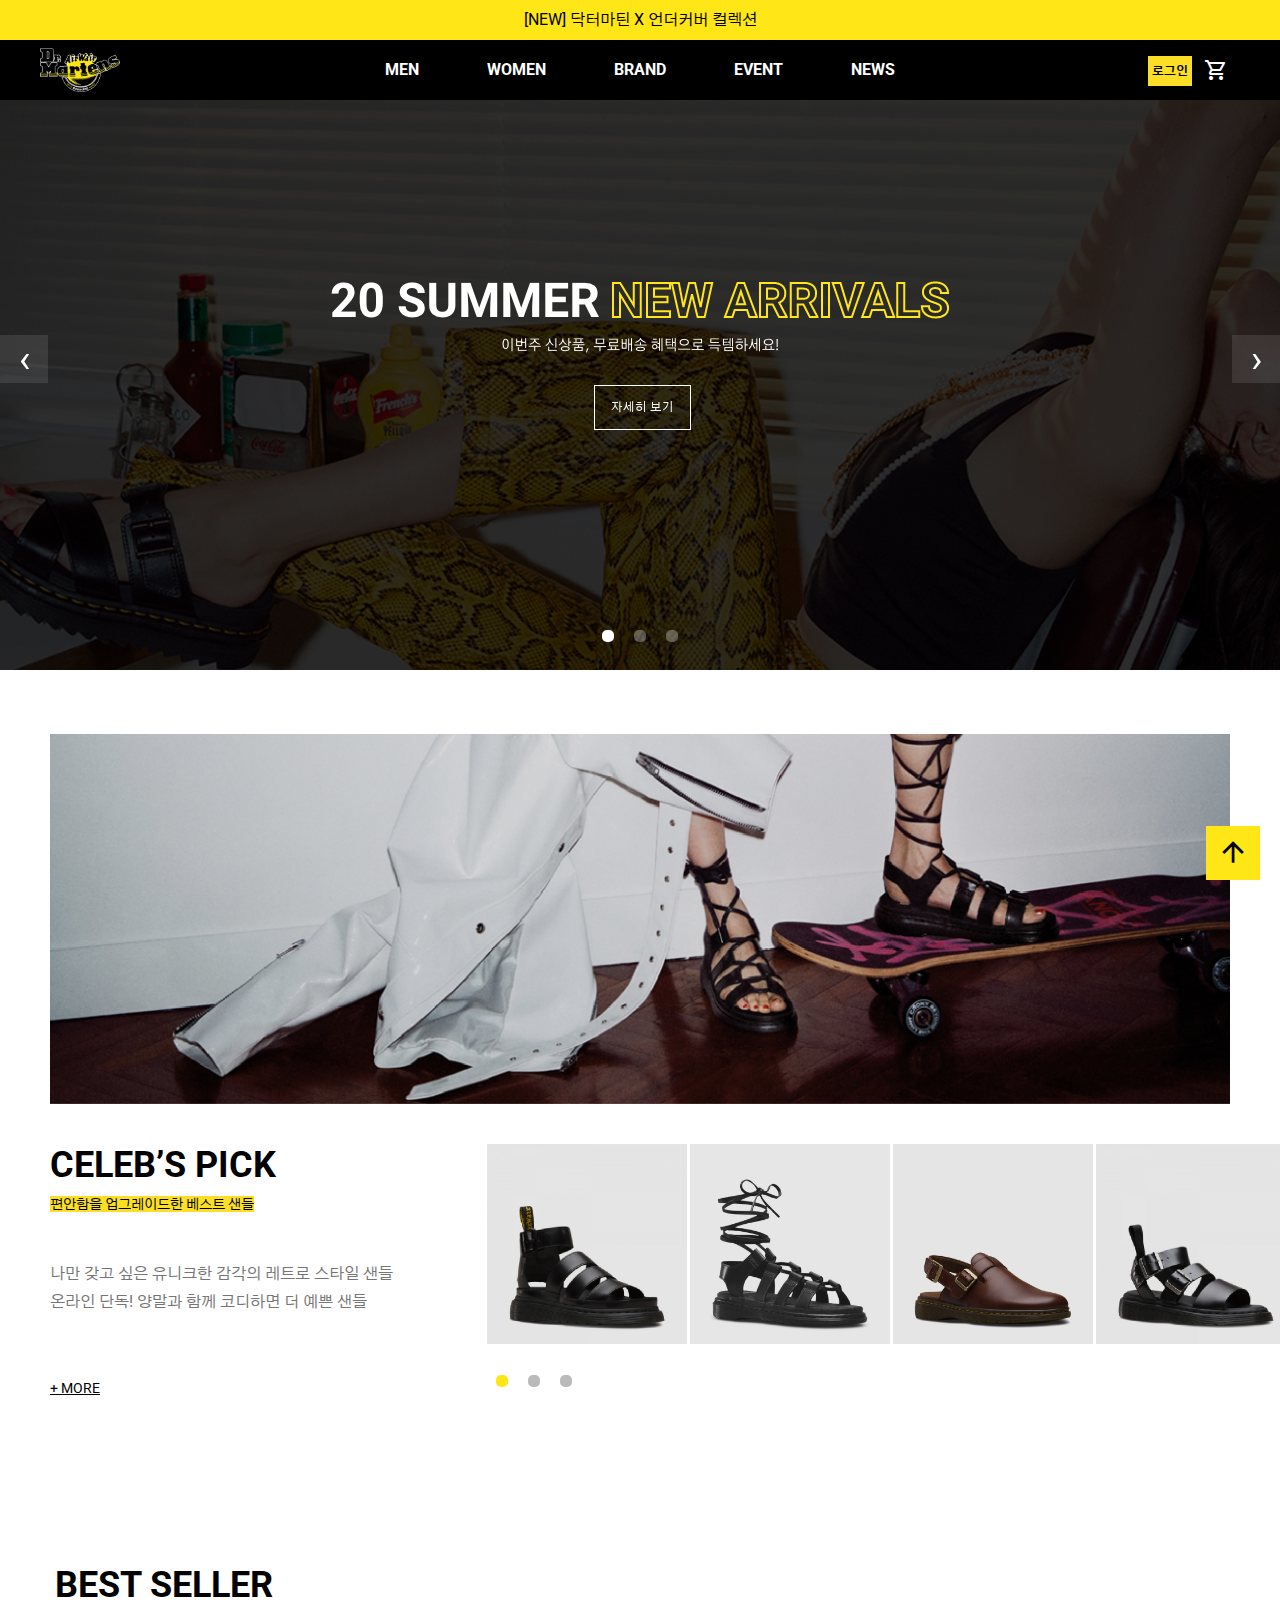
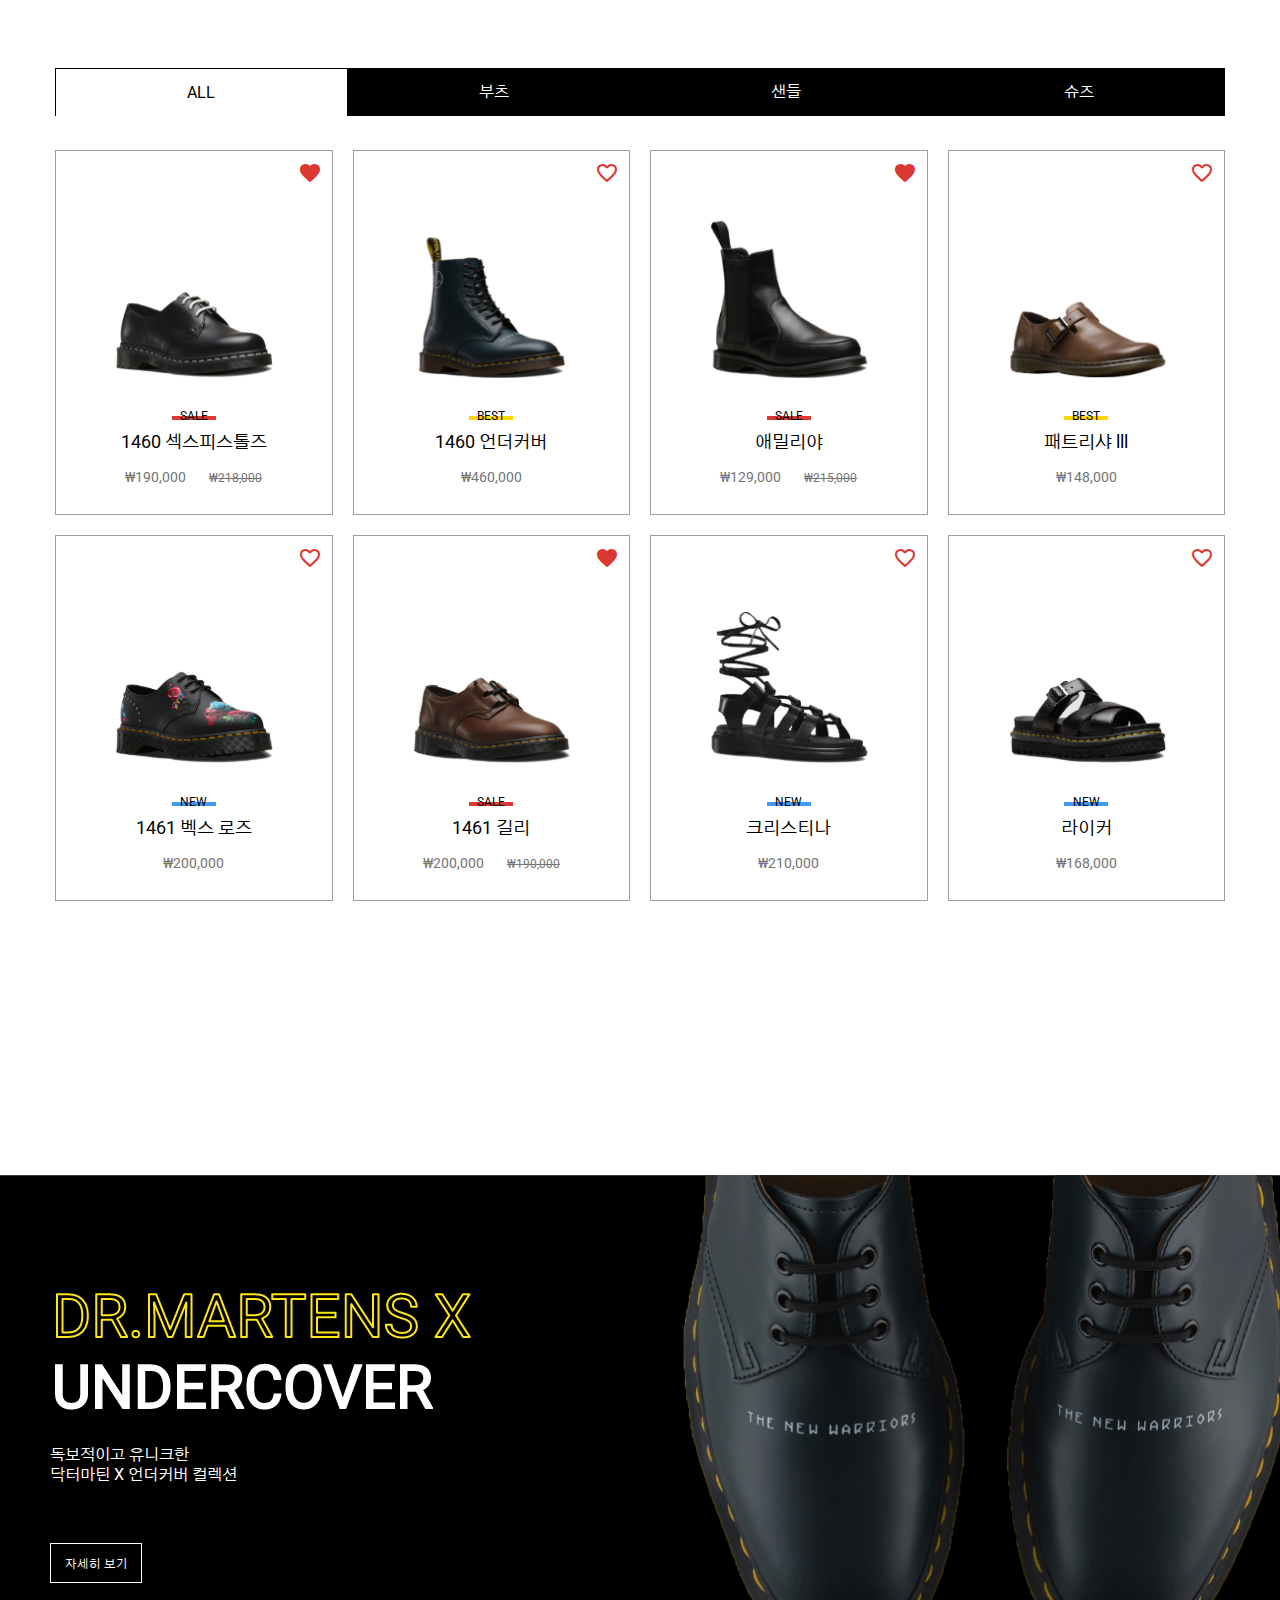
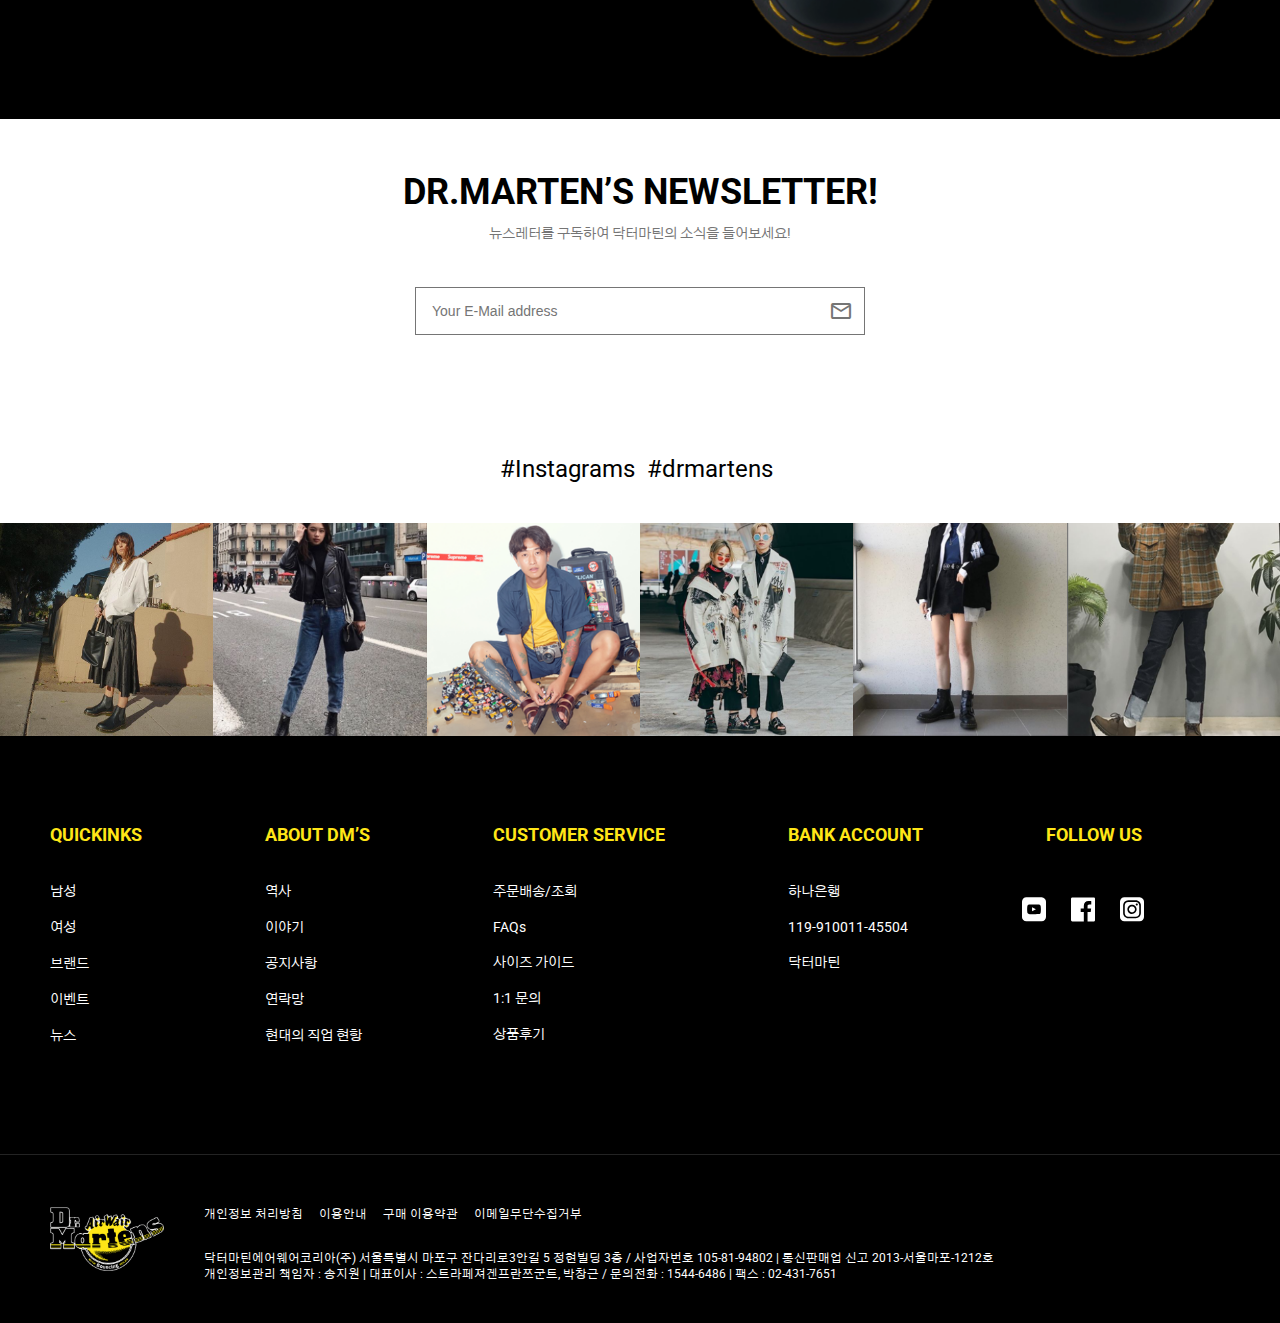
<file: index.html>
<!DOCTYPE html>
<html>
    <head>
        <meta charset="utf-8">
        <!-- Vewport -->
        <meta name="viewport" content="width=device-width,initial-scale=1">
        <!-- Material Icons -->
        <link href="https://fonts.googleapis.com/css?family=Material+Icons|Material+Icons+Outlined|Material+Icons+Two+Tone|Material+Icons+Round|Material+Icons+Sharp" rel="stylesheet">
        <!-- Font -->
        <link href="https://fonts.googleapis.com/css?family=Gothic+A1:400,700|Roboto:400,700&display=swap" rel="stylesheet">
        <!-- owlcarousel.css -->
        <link rel="stylesheet" href="./css/owl.carousel.css">
        <link rel="stylesheet" href="./css/owl.theme.default.css">
        <!-- script -->
        <script src="./js/jquery.js"></script>
        <script src="./js/owl.carousel.min.js"></script>
        <!-- css -->
        <link rel="stylesheet" href="./Drmartens.css">
    </head>
    <script>
        //Mobile nav
        $(function(){
            $(".m__view_headline").click(function(e){
                e.preventDefault();
                $(".side__nav").show(200)
            });
            $(".close__btn"). click(function(){
                $(".side__nav").hide(200)
            });
        });

        //Mobile LoginModal
        $(function(){
            $(".login_btn").click(function(){
                $(".LoginModal__wrap").show();
            });
        });
        $(function(){
            $(".LoginModal__close__btn").click(function(){
                $(".LoginModal__wrap").css("display", "none");
            });
        });
        
        //desktop LoginModal
        $(function(){
            $(".nav__list2").click(function(){
                $(".LoginModal__wrap").show();
            });
        });
        $(function(){
            $(".LoginModal__close__btn").click(function(){
                $(".LoginModal__wrap").css("display", "none");
            });
        });
        
        //Mobile nav Accordion
        $(function(){
            $(".side__nav--list").click(function(){
                $(this).next("div").slideToggle();
                $(this).next().siblings(".side__nav--content").slideUp();
            })
        })
        
        //Banner Slide
        $(function(){
            $('.banner .owl-carousel').owlCarousel({
                loop:true,
                autoplay:true,
                autoplayTimeout:5000,
                margin:0,
                nav:true,
                responsive:{
                    0:{
                        items:1
                    },
                    600:{
                        items:1
                    },
                    1000:{
                        items:1
                    }
                }

            })
        });
        
        //Celeb Slide
        $(function(){
            $('.celeb .owl-carousel').owlCarousel({
                loop:true,
                autoplay:true,
                autoplayTimeout:5000,
                nav:true,
                responsive:{
                    0:{
                        items:2.5,
                        margin:20,
                    },
                    600:{
                        items:2.5,
                        margin:20,
                    },
                    1000:{
                        items:4.5,
                        margin:120,
                    }
                    
                }

            })
        });
        
        //베스트셀러 탭 메뉴
        
        $(".best__items").eq(0).show();
        $(function(){
            $(".best__btn--item").click(function(e){
                e.preventDefault();
                var targer = $(this);
                var index = targer.index();
                $(".best__btn--item").removeClass("active");
                targer.addClass("active");
                $(".best__items").css("display","none");
                $(".best__items").eq(index).css("display","block");
            })
        });
        
        //Footer Accordion
        $(function(){
            $(".footer__nav--list").click(function(){
                $(this).next("div").slideToggle();
                $(this).next().siblings(".footer__list--contents").slideUp();
            })
        })
        
        //상위 이동 
        $(function(){
            $(".topBtn").click(function(){
                $("html,body").animate({
                    scrollTop : 0
                }, 500)
            })
            
            $(window).scroll(function(e){
                if($(this).scrollTop() == 0) {
                    $(".topBtn").fadeOut();
                }
                else {
                    $(".topBtn").fadeIn();
                }  
            })
        })
    </script>
    <body>
        <!-- LoginModal -->
        <div class="LoginModal__wrap">
            <div class="LoginModal">
                <div class="LoginModal__close__btn">
                    <i class="material-icons">clear</i>
                </div>
                <div class="Login_top">
                    <h3 class="Login_text">로그인</h3>
                    <input type="text" placeholder="아이디" class="Login_id">
                    <input type="text" placeholder="비밀번호" class="Login_pw">
                    <label>
                        <input type="checkbox" class="Login_ck">
                        <span class="Login_remember">아이디 자동저장</span>
                        <span class="Login_find">아이디/비밀번호찾기</span>
                        <input type="text" value="로그인" class="Login_form_btn">
                    </label>
                </div>
                <div class="Login_bottom">
                    <h3 class="Login_text">비회원 주문조회</h3>
                    <input type="text" placeholder="주문번호" class="Login_id">
                    <input type="text" placeholder="이메일" class="Login_pw">
                    <label>
                        <input type="text" value="비회원 주문조회" class="Login_form_btn">
                    </label>
                </div>
            </div>
        </div>
        <!-- Mobile Header -->
        <div class="scrolltop">
            <button class="topBtn">
                <span class="material-icons">arrow_upward</span>
            </button>
        </div>
        <header class="mobile__header">
            <div class="m__header--top">
                <p class="m__top--text">[NEW] 닥터마틴 X 언더커버 컬렉션</p>
            </div>
            <div class="m__header--bottom">
                <a href="" class="m__view_headline">
                    <i class="material-icons">view_headline</i>   
                </a>
                <a href="./index.html" class="m__header--logo">
                    <img src="./DRimg/logo1.png" alt="" class="m__logo">
                </a>
                <span class="login_btn">로그인</span>
                <a href="#" class="m__shopping_cart">
                    <i class="material-icons-outlined">shopping_cart</i>
                </a>
            </div> 
        </header>
        <div class="side__nav">
            <div class="side__nav--list2">
                <div class="side__nav--list--person">
                    <i class="material-icons">person_outline</i>
                </div>
                <p class="side__nav--icon--font">매장찾기</p>
                <div class="close__btn">
                    <i class="material-icons">clear</i>
                </div>
            </div>
            <div class="side__nav--list">
                <p class="side__nav--font">MEN</p>
                <div class="side__nav--list--icon">
                    <i class="material-icons">navigate_next</i>
                </div>
            </div>
            <div class="side__nav--content" style="display: none">
                <a href="./Drmartens_list.html"><p>전체상품</p></a>
                <a href="./Drmartens_list.html"><p>신발</p></a>
                <a href="./Drmartens_list.html"><p>의류</p></a>
                <a href="./Drmartens_list.html"><p>악세사리</p></a>
            </div>
            <div class="side__nav--list">
                <p class="side__nav--font">WOMEN</p>
                <div class="side__nav--list--icon">
                    <i class="material-icons">navigate_next</i>
                </div>
            </div>
            <div class="side__nav--content" style="display: none">
                <a href="./Drmartens_list.html"><p>전체상품</p></a>
                <a href="./Drmartens_list.html"><p>신발</p></a>
                <a href="./Drmartens_list.html"><p>의류</p></a>
                <a href="./Drmartens_list.html"><p>악세서리</p></a>
            </div>
            <div class="side__nav--list">
                <p class="side__nav--font">BRAND</p>
                <div class="side__nav--list--icon">
                    <i class="material-icons">navigate_next</i>
            </div>
            </div>
            <div class="side__nav--content" style="display: none">
                <a href="./Drmartens_list.html"><p>전체상품</p></a>
                <a href="./Drmartens_list.html"><p>닥터마틴 X 언더커버</p></a>
                <a href="./Drmartens_list.html"><p>닥터마틴 X 베이프</p></a>
                <a href="./Drmartens_list.html"><p>닥터마틴 X 마크 제이콥스</p></a>
            </div>
            <div class="side__nav--list">
                <p class="side__nav--font">EVENT</p>
                <div class="side__nav--list--icon">
                    <i class="material-icons">navigate_next</i>
                </div>
            </div>
            <div class="side__nav--content" style="display: none">
                <a href="./Drmartens_list.html"><p>EVENT</p></a>
            </div>
            <div class="side__nav--list">
                <p class="side__nav--font">NEWS</p>
                <div class="side__nav--list--icon">
                    <i class="material-icons">navigate_next</i>
                </div>
            </div>
            <div class="side__nav--content" style="display: none">
                <a href="./Drmartens_list.html"><p>NEWS</p></a>
            </div>
            <div class="side__nav--list2">
                <p class="side__nav--font">검색</p>
                <div class="side__nav--list--icon">
                    <i class="material-icons">search</i>
                </div>
            </div>
            <div class="side__nav--list2">
                <p class="side__nav--font">FAQ</p>
            </div>
            <div class="side__nav--list2">
                <p class="side__nav--font">고객지원센터</p>
            </div>
            <div class="side__nav--list2">
                <p class="side__nav--font">매장찾기</p>
            </div>
        </div>
        
        <!-- Desktop Header -->
        <header class="header">
            <div class="header__top">
                <a href="#" class="header__top--text">[NEW] 닥터마틴 X 언더커버 컬렉션</a>
            </div>
            <div class="header__bottom">
                <a href="./index.html" class="header__bottom--logo">
                    <img src="./DRimg/logo1.png" alt="" class="bottom__logo--img">
                </a>
                <ul class="nav__main">
                    <li class="nav__list"><a href="./Drmartens_list.html" class="nav__list--btn">MEN</a></li>
                    <li class="nav__list"><a href="./Drmartens_list.html" class="nav__list--btn">WOMEN</a></li>
                    <li class="nav__list"><a href="./Drmartens_list.html" class="nav__list--btn">BRAND</a></li>
                    <li class="nav__list"><a href="./Drmartens_list.html" class="nav__list--btn">EVENT</a></li>
                    <li class="nav__list"><a href="./Drmartens_list.html" class="nav__list--btn">NEWS</a></li>
                </ul>
                <ul class="nav__sub">
                    <!-- <li class="nav__list2"><a href="#" class="nav__list--slash">한국어</a></li>
                    <li class="nav__list2"><a href="#" class="nav__list--slash">매장찾기</a></li> -->
                    <li class="nav__list2"><a href="#">로그인</a></li>
                    <a href="#" class="d__search">
                        <i class="material-icons-outlined">shopping_cart</i>
                    </a>
                </ul>
            </div>
        </header>
        
        <!-- Banner -->  
        <div class="banner">
            <div class="owl-carousel">
                <div class="item" style="background-image: url(DRimg/banner1.png);">
                    <div class="banner__link"></div>
                </div>
                <div class="item" style="background-image: url(DRimg/banner2.png);">
                    <div class="banner__link"></div>
                </div>
                <div class="item" style="background-image: url(DRimg/banner3.png);">
                    <div class="banner__link"></div>
                </div>
            </div>
            <div class="banner__texts">
                <div class="banner__text">
                    <img src="./DRimg/banner_text_m.png" alt="" class="banner__text--m">
                    <img src="./DRimg/banner_text_d.png" alt="" class="banner__text--d">
                </div>
                <div class="banner__btn">
                    <a href="" class="banner__btn--text">자세히 보기</a>
                </div>
            </div>
        </div>
        
        <!-- Celeb -->
        <section class="celeb">
            <div class="celeb__top">
                <a href="./Drmartens_list.html">
                    <div class="celeb__banner"></div>
                </a>
            </div>
            <div class="celeb__bottom--wrap">
                <div class="celeb__bottom">
                    <div class="celeb__text--wrap">
                        <div class="celeb__text">
                            <h2 class="title__text">CELEB’S PICK</h2>
                            <div class="sub__text--wrap">
                                <p class="sub__text">편안함을 업그레이드한 베스트 샌들</p>
                            </div>
                            <p class="more__c">더보기</p>
                            <p class="content__text">
                                나만 갖고 싶은 유니크한 감각의 레트로 스타일 샌들
                                온라인 단독! 양말과 함께 코디하면 더 예쁜 샌들
                            </p>
                            <a href="" class="more__btn"> + MORE</a>
                        </div>
                    </div>
                    <div class="celeb__img--wrap">
                        <div class="owl-carousel">
                            <div class="item">
                                <a href="./Drmartens_detail.html" class="best__item--link">
                                    <img src="./DRimg/sub_banner1.png" alt="" class="celeb__img--item">
                                </a>
                            </div>
                            <div class="item">
                                <a href="./Drmartens_detail.html" class="best__item--link">
                                    <img src="./DRimg/sub_banner2.png" alt="" class="celeb__img--item">
                                </a>
                            </div>
                            <div class="item">
                                <a href="./Drmartens_detail.html" class="best__item--link">
                                    <img src="./DRimg/sub_banner3.png" alt="" class="celeb__img--item">
                                </a>
                            </div>
                            <div class="item">
                                <a href="./Drmartens_detail.html" class="best__item--link">
                                    <img src="./DRimg/sub_banner4.png" alt="" class="celeb__img--item">
                                </a>
                            </div>
                            <div class="item">
                                <a href="./Drmartens_detail.html" class="best__item--link">
                                    <img src="./DRimg/sub_banner5.png" alt="" class="celeb__img--item">
                                </a>
                            </div>
                            <div class="item">
                                <a href="./Drmartens_detail.html" class="best__item--link">
                                    <img src="./DRimg/sub_banner1.png" alt="" class="celeb__img--item">
                                </a>
                            </div>
                            <div class="item">
                                <a href="./Drmartens_detail.html" class="best__item--link">
                                    <img src="./DRimg/sub_banner2.png" alt="" class="celeb__img--item">
                                </a>
                            </div>
                            <div class="item">
                                <a href="./Drmartens_detail.html" class="best__item--link">
                                    <img src="./DRimg/sub_banner3.png" alt="" class="celeb__img--item">
                                </a>
                            </div>
                            <div class="item">
                                <a href="./Drmartens_detail.html" class="best__item--link">
                                    <img src="./DRimg/sub_banner4.png" alt="" class="celeb__img--item">
                                </a>
                            </div>
                            <div class="item">
                                <a href="./Drmartens_detail.html" class="best__item--link">
                                    <img src="./DRimg/sub_banner5.png" alt="" class="celeb__img--item">
                                </a>
                            </div>
                            <div class="item">
                                <a href="./Drmartens_detail.html" class="best__item--link">
                                    <img src="./DRimg/sub_banner1.png" alt="" class="celeb__img--item">
                                </a>
                            </div>
                            <div class="item">
                                <a href="./Drmartens_detail.html" class="best__item--link">
                                    <img src="./DRimg/sub_banner2.png" alt="" class="celeb__img--item">
                                </a>
                            </div>
                        </div>
                    </div>
                </div>
            </div>
        </section>
        
        
        <!-- Best Seller-->
        <section class="bestseller__wrap">
            <div class="bestseller">
                <h2 class="best__title--text">
                    BEST SELLER
                </h2>
                <a href="" class="more__b">더보기</a>
                <ul class="best__btn">
                    <li class="best__btn--item active">
                        <a href=""><span class="best__btn--item--text">ALL</span></a>
                    </li>
                    <li class="best__btn--item">
                        <a href=""><span class="best__btn--item--text">부츠</span></a>
                    </li>
                    <li class="best__btn--item">
                        <a href=""><span class="best__btn--item--text">샌들</span></a>
                    </li>
                    <li class="best__btn--item">
                        <a href=""><span class="best__btn--item--text">슈즈</span></a>
                    </li>
                </ul>
            </div>
                <ul class="best__items best--active__items">
                    <li class="best__item--list">
                        <div class="best__item--group">
                            <a href="./Drmartens_detail.html" class="best__item--link">
                                <img src="./DRimg/best_item1.png" alt="">
                                <div class="best__item--texts">
                                    <div class="item__top--warp">
                                        <p class="item__top--text">SALE</p>
                                        <p class="item__top--bar--s"></p>
                                    </div>
                                    <p class="item__title--text">1460 섹스피스톨즈</p>
                                    <div class="prices">
                                        <span class="best__price">₩190,000 </span>
                                        <span class="best__sale--price">₩218,000 </span>
                                    </div>
                                    <i class="material-icons">favorite</i>
                                </div>
                            </a>
                        </div>   
                    </li>
                    <li class="best__item--list">
                        <div class="best__item--group">
                            <a href="./Drmartens_detail.html" class="best__item--link">
                                <img src="./DRimg/best_item2.png" alt="">
                                <div class="best__item--texts">
                                    <div class="item__top--warp">
                                        <p class="item__top--text">BEST</p>
                                        <p class="item__top--bar--b"></p>
                                    </div>
                                    <p class="item__title--text">1460 언더커버</p>
                                    <div class="prices">
                                        <span class="best__price">₩460,000 </span>
                                    </div>
                                    <i class="material-icons">favorite_border</i>
                                </div>
                            </a>
                        </div>   
                    </li>
                    <li class="best__item--list">
                        <div class="best__item--group">
                            <a href="./Drmartens_detail.html" class="best__item--link">
                                <img src="./DRimg/best_item3.png" alt="">
                                <div class="best__item--texts">
                                    <div class="item__top--warp">
                                        <p class="item__top--text">SALE</p>
                                        <p class="item__top--bar--s"></p>
                                    </div>
                                    <p class="item__title--text">애밀리야</p>
                                    <div class="prices">
                                        <span class="best__price">₩129,000 </span>
                                        <span class="best__sale--price">₩215,000 </span>
                                    </div>
                                    <i class="material-icons">favorite</i>
                                </div>
                            </a>
                        </div>   
                    </li>
                    <li class="best__item--list">
                        <div class="best__item--group">
                            <a href="./Drmartens_detail.html" class="best__item--link">
                                <img src="./DRimg/best_item4.png" alt="">
                                <div class="best__item--texts">
                                    <div class="item__top--warp">
                                        <p class="item__top--text">BEST</p>
                                        <p class="item__top--bar--b"></p>
                                    </div>
                                    <p class="item__title--text">패트리샤 lll</p>
                                    <div class="prices">
                                        <span class="best__price">₩148,000 </span>
                                    </div>
                                    <i class="material-icons">favorite_border</i>
                                </div>
                            </a>
                        </div>   
                    </li>
                    <li class="best__item--list">
                        <div class="best__item--group">
                            <a href="./Drmartens_detail.html" class="best__item--link">
                                <img src="./DRimg/best_item5.png" alt="">
                                <div class="best__item--texts">
                                    <div class="item__top--warp">
                                        <p class="item__top--text">NEW</p>
                                        <p class="item__top--bar--n"></p>
                                    </div>
                                    <p class="item__title--text">1461 벡스 로즈</p>
                                    <div class="prices">
                                        <span class="best__price">₩200,000 </span>
                                    </div>
                                    <i class="material-icons">favorite_border</i>
                                </div>
                            </a>
                        </div>   
                    </li>
                    <li class="best__item--list">
                        <div class="best__item--group">
                            <a href="./Drmartens_detail.html" class="best__item--link">
                                <img src="./DRimg/best_item6.png" alt="">
                                <div class="best__item--texts">
                                    <div class="item__top--warp">
                                        <p class="item__top--text">SALE</p>
                                        <p class="item__top--bar--s"></p>
                                    </div>
                                    <p class="item__title--text">1461 길리</p>
                                    <div class="prices">
                                        <span class="best__price">₩200,000 </span>
                                        <span class="best__sale--price">₩190,000 </span>
                                    </div>
                                    <i class="material-icons">favorite</i>
                                </div>
                            </a>
                        </div>   
                    </li>
                    <li class="best__item--list">
                        <div class="best__item--group">
                            <a href="./Drmartens_detail.html" class="best__item--link">
                                <img src="./DRimg/best_item7.png" alt="">
                                <div class="best__item--texts">
                                    <div class="item__top--warp">
                                        <p class="item__top--text">NEW</p>
                                        <p class="item__top--bar--n"></p>
                                    </div>
                                    <p class="item__title--text">크리스티나</p>
                                    <div class="prices">
                                        <span class="best__price">₩210,000 </span>
                                    </div>
                                    <i class="material-icons">favorite_border</i>
                                </div>
                            </a>
                        </div>   
                    </li>
                    <li class="best__item--list">
                        <div class="best__item--group">
                            <a href="./Drmartens_detail.html" class="best__item--link">
                                <img src="./DRimg/best_item8.png" alt="">
                                <div class="best__item--texts">
                                    <div class="item__top--warp">
                                        <p class="item__top--text">NEW</p>
                                        <p class="item__top--bar--n"></p>
                                    </div>
                                    <p class="item__title--text">라이커</p>
                                    <div class="prices">
                                        <span class="best__price">₩168,000 </span>
                                    </div>
                                    <i class="material-icons">favorite_border</i>
                                </div>
                            </a>
                        </div>   
                    </li>
                </ul>
                <ul class="best__items">
                    <li class="best__item--list">
                        <div class="best__item--group">
                            <a href="./Drmartens_detail.html" class="best__item--link">
                                <img src="./DRimg/best_item15.png" alt="">
                                <div class="best__item--texts">
                                    <div class="item__top--warp">
                                        <p class="item__top--text">NEW</p>
                                        <p class="item__top--bar--n"></p>
                                    </div>
                                    <p class="item__title--text">원콕스</p>
                                    <div class="prices">
                                        <span class="best__price">₩240,000 </span>
                                    </div>
                                    <i class="material-icons">favorite</i>
                                </div>
                            </a>
                        </div>   
                    </li>
                    <li class="best__item--list">
                        <div class="best__item--group">
                            <a href="./Drmartens_detail.html" class="best__item--link">
                                <img src="./DRimg/best_item2.png" alt="">
                                <div class="best__item--texts">
                                    <div class="item__top--warp">
                                        <p class="item__top--text">BEST</p>
                                        <p class="item__top--bar--b"></p>
                                    </div>
                                    <p class="item__title--text">1460 언더커버</p>
                                    <div class="prices">
                                        <span class="best__price">₩460,000 </span>
                                    </div>
                                    <i class="material-icons">favorite_border</i>
                                </div>
                            </a>
                        </div>   
                    </li>
                    <li class="best__item--list">
                        <div class="best__item--group">
                            <a href="./Drmartens_detail.html" class="best__item--link">
                                <img src="./DRimg/best_item3.png" alt="">
                                <div class="best__item--texts">
                                    <div class="item__top--warp">
                                        <p class="item__top--text">SALE</p>
                                        <p class="item__top--bar--s"></p>
                                    </div>
                                    <p class="item__title--text">애밀리야</p>
                                    <div class="prices">
                                        <span class="best__price">₩129,000 </span>
                                        <span class="best__sale--price">₩215,000 </span>
                                    </div>
                                    <i class="material-icons">favorite</i>
                                </div>
                            </a>
                        </div>   
                    </li>
                    <li class="best__item--list">
                        <div class="best__item--group">
                            <a href="./Drmartens_detail.html" class="best__item--link">
                                <img src="./DRimg/best_item16.png" alt="">
                                <div class="best__item--texts">
                                    <div class="item__top--warp">
                                        <p class="item__top--text">NEW</p>
                                        <p class="item__top--bar--n"></p>
                                    </div>
                                    <p class="item__title--text">플로라</p>
                                    <div class="prices">
                                        <span class="best__price">₩180,000 </span>
                                    </div>
                                    <i class="material-icons">favorite</i>
                                </div>
                            </a>
                        </div>   
                    </li>
                    <li class="best__item--list">
                        <div class="best__item--group">
                            <a href="./Drmartens_detail.html" class="best__item--link">
                                <img src="./DRimg/best_item17.png" alt="">
                                <div class="best__item--texts">
                                    <div class="item__top--warp">
                                        <p class="item__top--text">NEW</p>
                                        <p class="item__top--bar--n"></p>
                                    </div>
                                    <p class="item__title--text">2976 첼시 스무스</p>
                                    <div class="prices">
                                        <span class="best__price">₩240,000 </span>
                                    </div>
                                    <i class="material-icons">favorite</i>
                                </div>
                            </a>
                        </div>   
                    </li>
                    <li class="best__item--list">
                        <div class="best__item--group">
                            <a href="./Drmartens_detail.html" class="best__item--link">
                                <img src="./DRimg/best_item18.png" alt="">
                                <div class="best__item--texts">
                                    <div class="item__top--warp">
                                        <p class="item__top--text">BEST</p>
                                        <p class="item__top--bar--b"></p>
                                    </div>
                                    <p class="item__title--text">1490 버지니아</p>
                                    <div class="prices">
                                        <span class="best__price">₩240,000 </span>
                                    </div>
                                    <i class="material-icons">favorite</i>
                                </div>
                            </a>
                        </div>   
                    </li>
                    <li class="best__item--list">
                        <div class="best__item--group">
                            <a href="./Drmartens_detail.html" class="best__item--link">
                                <img src="./DRimg/best_item19.png" alt="">
                                <div class="best__item--texts">
                                    <div class="item__top--warp">
                                        <p class="item__top--text">SALE</p>
                                        <p class="item__top--bar--s"></p>
                                    </div>
                                    <p class="item__title--text">2976 모노</p>
                                    <div class="prices">
                                        <span class="best__price">₩240,000 </span>
                                        <span class="best__sale--price">₩215,000 </span>
                                    </div>
                                    <i class="material-icons">favorite_border</i>
                                </div>
                            </a>
                        </div>   
                    </li>
                    <li class="best__item--list">
                        <div class="best__item--group">
                            <a href="./Drmartens_detail.html" class="best__item--link">
                                <img src="./DRimg/best_item20.png" alt="">
                                <div class="best__item--texts">
                                    <div class="item__top--warp">
                                        <p class="item__top--text">SALE</p>
                                        <p class="item__top--bar--s"></p>
                                    </div>
                                    <p class="item__title--text">1460 모노</p>
                                    <div class="prices">
                                        <span class="best__price">₩210,000 </span>
                                        <span class="best__sale--price">₩195,000 </span>
                                    </div>
                                    <i class="material-icons">favorite_border</i>
                                </div>
                            </a>
                        </div>   
                    </li>
                </ul>
                <ul class="best__items">
                    <li class="best__item--list">
                        <div class="best__item--group">
                            <a href="./Drmartens_detail.html" class="best__item--link">
                                <img src="./DRimg/best_item13.png" alt="">
                                <div class="best__item--texts">
                                    <div class="item__top--warp">
                                        <p class="item__top--text">NEW</p>
                                        <p class="item__top--bar--n"></p>
                                    </div>
                                    <p class="item__title--text">크리스티나</p>
                                    <div class="prices">
                                        <span class="best__price">₩210,000 </span>
                                    </div>
                                    <i class="material-icons">favorite_border</i>
                                </div>
                            </a>
                        </div>   
                    </li>
                    <li class="best__item--list">
                        <div class="best__item--group">
                            <a href="./Drmartens_detail.html" class="best__item--link">
                                <img src="./DRimg/best_item14.png" alt="">
                                <div class="best__item--texts">
                                    <div class="item__top--warp">
                                        <p class="item__top--text">NEW</p>
                                        <p class="item__top--bar--n"></p>
                                    </div>
                                    <p class="item__title--text">라이커</p>
                                    <div class="prices">
                                        <span class="best__price">₩168,000 </span>
                                    </div>
                                    <i class="material-icons">favorite_border</i>
                                </div>
                            </a>
                        </div>   
                    </li>
                    <li class="best__item--list">
                        <div class="best__item--group">
                            <a href="./Drmartens_detail.html" class="best__item--link">
                                <img src="./DRimg/best_item9.png" alt="">
                                <div class="best__item--texts">
                                    <div class="item__top--warp">
                                        <p class="item__top--text">NEW</p>
                                        <p class="item__top--bar--n"></p>
                                    </div>
                                    <p class="item__title--text">브레드필드</p>
                                    <div class="prices">
                                        <span class="best__price">₩180,000 </span>
                                    </div>
                                    <i class="material-icons">favorite</i>
                                </div>
                            </a>
                        </div>   
                    </li>
                    <li class="best__item--list">
                        <div class="best__item--group">
                            <a href="./Drmartens_detail.html" class="best__item--link">
                                <img src="./DRimg/best_item10.png" alt="">
                                <div class="best__item--texts">
                                    <div class="item__top--warp">
                                        <p class="item__top--text">NEW</p>
                                        <p class="item__top--bar--n"></p>
                                    </div>
                                    <p class="item__title--text">마일즈l</p>
                                    <div class="prices">
                                        <span class="best__price">₩170,000 </span>
                                    </div>
                                    <i class="material-icons">favorite_border</i>
                                </div>
                            </a>
                        </div>   
                    </li>
                    <li class="best__item--list">
                        <div class="best__item--group">
                            <a href="./Drmartens_detail.html" class="best__item--link">
                                <img src="./DRimg/best_item11.png" alt="">
                                <div class="best__item--texts">
                                    <div class="item__top--warp">
                                        <p class="item__top--text">NEW</p>
                                        <p class="item__top--bar--n"></p>
                                    </div>
                                    <p class="item__title--text">플치</p>
                                    <div class="prices">
                                        <span class="best__price">₩79,000 </span>
                                    </div>
                                    <i class="material-icons">favorite</i>
                                </div>
                            </a>
                        </div>   
                    </li>
                    <li class="best__item--list">
                        <div class="best__item--group">
                            <a href="./Drmartens_detail.html" class="best__item--link">
                                <img src="./DRimg/best_item12.png" alt="">
                                <div class="best__item--texts">
                                    <div class="item__top--warp">
                                        <p class="item__top--text">SALE</p>
                                        <p class="item__top--bar--s"></p>
                                    </div>
                                    <p class="item__title--text">클라리사 II</p>
                                    <div class="prices">
                                        <span class="best__price">₩170,000 </span>
                                        <span class="best__sale--price">₩150,000 </span>
                                    </div>
                                    <i class="material-icons">favorite</i>
                                </div>
                            </a>
                        </div>   
                    </li>
                    <li class="best__item--list">
                        <div class="best__item--group">
                            <a href="./Drmartens_detail.html" class="best__item--link">
                                <img src="./DRimg/best_item13.png" alt="">
                                <div class="best__item--texts">
                                    <div class="item__top--warp">
                                        <p class="item__top--text">NEW</p>
                                        <p class="item__top--bar--n"></p>
                                    </div>
                                    <p class="item__title--text">그리폰</p>
                                    <div class="prices">
                                        <span class="best__price">₩190,000 </span>
                                    </div>
                                    <i class="material-icons">favorite</i>
                                </div>
                            </a>
                        </div>   
                    </li>
                    <li class="best__item--list">
                        <div class="best__item--group">
                            <a href="./Drmartens_detail.html" class="best__item--link">
                                <img src="./DRimg/best_item14.png" alt="">
                                <div class="best__item--texts">
                                    <div class="item__top--warp">
                                        <p class="item__top--text">best</p>
                                        <p class="item__top--bar--b"></p>
                                    </div>
                                    <p class="item__title--text">솔로몬</p>
                                    <div class="prices">
                                        <span class="best__price">₩190,000 </span>
                                    </div>
                                    <i class="material-icons">favorite_border</i>
                                </div>
                            </a>
                        </div>   
                    </li>
                </ul>
                <ul class="best__items">
                    <li class="best__item--list">
                        <div class="best__item--group">
                            <a href="./Drmartens_detail.html" class="best__item--link">
                                <img src="./DRimg/best_item1.png" alt="">
                                <div class="best__item--texts">
                                    <div class="item__top--warp">
                                        <p class="item__top--text">SALE</p>
                                        <p class="item__top--bar--s"></p>
                                    </div>
                                    <p class="item__title--text">1460 섹스피스톨즈</p>
                                    <div class="prices">
                                        <span class="best__price">₩190,000 </span>
                                        <span class="best__sale--price">₩218,000 </span>
                                    </div>
                                    <i class="material-icons">favorite</i>
                                </div>
                            </a>
                        </div>   
                    </li>
                    <li class="best__item--list">
                        <div class="best__item--group">
                            <a href="./Drmartens_detail.html" class="best__item--link">
                                <img src="./DRimg/best_item2.png" alt="">
                                <div class="best__item--texts">
                                    <div class="item__top--warp">
                                        <p class="item__top--text">BEST</p>
                                        <p class="item__top--bar--b"></p>
                                    </div>
                                    <p class="item__title--text">1460 언더커버</p>
                                    <div class="prices">
                                        <span class="best__price">₩460,000 </span>
                                    </div>
                                    <i class="material-icons">favorite_border</i>
                                </div>
                            </a>
                        </div>   
                    </li>
                    <li class="best__item--list">
                        <div class="best__item--group">
                            <a href="./Drmartens_detail.html" class="best__item--link">
                                <img src="./DRimg/best_item3.png" alt="">
                                <div class="best__item--texts">
                                    <div class="item__top--warp">
                                        <p class="item__top--text">SALE</p>
                                        <p class="item__top--bar--s"></p>
                                    </div>
                                    <p class="item__title--text">애밀리야</p>
                                    <div class="prices">
                                        <span class="best__price">₩129,000 </span>
                                        <span class="best__sale--price">₩215,000 </span>
                                    </div>
                                    <i class="material-icons">favorite</i>
                                </div>
                            </a>
                        </div>   
                    </li>
                    <li class="best__item--list">
                        <div class="best__item--group">
                            <a href="./Drmartens_detail.html" class="best__item--link">
                                <img src="./DRimg/best_item4.png" alt="">
                                <div class="best__item--texts">
                                    <div class="item__top--warp">
                                        <p class="item__top--text">BEST</p>
                                        <p class="item__top--bar--b"></p>
                                    </div>
                                    <p class="item__title--text">패트리샤 lll</p>
                                    <div class="prices">
                                        <span class="best__price">₩148,000 </span>
                                    </div>
                                    <i class="material-icons">favorite_border</i>
                                </div>
                            </a>
                        </div>   
                    </li>
                    <li class="best__item--list">
                        <div class="best__item--group">
                            <a href="./Drmartens_detail.html" class="best__item--link">
                                <img src="./DRimg/best_item5.png" alt="">
                                <div class="best__item--texts">
                                    <div class="item__top--warp">
                                        <p class="item__top--text">NEW</p>
                                        <p class="item__top--bar--n"></p>
                                    </div>
                                    <p class="item__title--text">1461 벡스 로즈</p>
                                    <div class="prices">
                                        <span class="best__price">₩200,000 </span>
                                    </div>
                                    <i class="material-icons">favorite_border</i>
                                </div>
                            </a>
                        </div>   
                    </li>
                    <li class="best__item--list">
                        <div class="best__item--group">
                            <a href="./Drmartens_detail.html" class="best__item--link">
                                <img src="./DRimg/best_item6.png" alt="">
                                <div class="best__item--texts">
                                    <div class="item__top--warp">
                                        <p class="item__top--text">SALE</p>
                                        <p class="item__top--bar--s"></p>
                                    </div>
                                    <p class="item__title--text">1461 길리</p>
                                    <div class="prices">
                                        <span class="best__price">₩200,000 </span>
                                        <span class="best__sale--price">₩190,000 </span>
                                    </div>
                                    <i class="material-icons">favorite</i>
                                </div>
                            </a>
                        </div>   
                    </li>
                    <li class="best__item--list">
                        <div class="best__item--group">
                            <a href="./Drmartens_detail.html" class="best__item--link">
                                <img src="./DRimg/best_item7.png" alt="">
                                <div class="best__item--texts">
                                    <div class="item__top--warp">
                                        <p class="item__top--text">NEW</p>
                                        <p class="item__top--bar--n"></p>
                                    </div>
                                    <p class="item__title--text">크리스티나</p>
                                    <div class="prices">
                                        <span class="best__price">₩210,000 </span>
                                    </div>
                                    <i class="material-icons">favorite_border</i>
                                </div>
                            </a>
                        </div>   
                    </li>
                    <li class="best__item--list">
                        <div class="best__item--group">
                            <a href="./Drmartens_detail.html" class="best__item--link">
                                <img src="./DRimg/best_item8.png" alt="">
                                <div class="best__item--texts">
                                    <div class="item__top--warp">
                                        <p class="item__top--text">NEW</p>
                                        <p class="item__top--bar--n"></p>
                                    </div>
                                    <p class="item__title--text">라이커</p>
                                    <div class="prices">
                                        <span class="best__price">₩168,000 </span>
                                    </div>
                                    <i class="material-icons">favorite_border</i>
                                </div>
                            </a>
                        </div>   
                    </li>
                </ul>
        </section>
        
        
        <!-- Collaboration -->
        <div class="collaboration">
            <div class="collaboration__banner">
                <div class="collaboration__texts">
                    <img src="./DRimg/collaboration_banner_text.png" alt="" class="collaboration__texts--d">
                    <img src="./DRimg/collaboration_banner_text_mobile.png" alt="" class="collaboration__texts--m">
                    <p class="collaboration__text">독보적이고 유니크한<br>닥터마틴 X 언더커버 컬렉션</p>
                    <a href="" class="collaboration__btn">자세히 보기</a>  
                </div> 
            </div> 
        </div>

        <!-- Newsletter -->
        <div class="newsletter__wrap">
            <div class="newsletter">
                <div class="newsletter__text">
                    <h2 class="newsletter__text--title">DR.MARTEN’S  NEWSLETTER!</h2>
                    <div class="newsletter__text--sub">뉴스레터를 구독하여 닥터마틴의 소식을 들어보세요!</div>
                </div>
                <div class="newsletter__input--wrap">
                    <input type="text" class="newsletter__input" placeholder="Your E-Mail address">
                    <a href="" class="newsletter__input--icon">
                        <i class="material-icons">mail_outline</i>
                    </a>
                </div>
            </div>
        </div>
        
        
        <!-- Instagram -->
        <div class="instagram">
            <div class="instagram__text">
                <a href="https://www.instagram.com/explore/tags/drmartens/">#Instagrams</a>
                <a href="https://www.instagram.com/drmartenskr/">#drmartens</a>
                <p class="more__i">더보기</p>
            </div>
            <ul class="instagram__img">
                <li class="instagram__img--list">
                    <a href="" class="instagram__list--item">  
                        <img src="DRimg/instagram1.png" alt="" class="instagram__item--img">  
                    </a>
                </li>
                <li class="instagram__img--list">
                    <a href="" class="instagram__list--item">  
                        <img src="DRimg/instagram2.png" alt="" class="instagram__item--img">  
                    </a>
                </li>
                <li class="instagram__img--list">
                    <a href="" class="instagram__list--item">  
                        <img src="DRimg/instagram3.png" alt="" class="instagram__item--img">  
                    </a>
                </li>
                <li class="instagram__img--list">
                    <a href="" class="instagram__list--item">  
                        <img src="DRimg/instagram4.png" alt="" class="instagram__item--img">  
                    </a>
                </li>
                <li class="instagram__img--list">
                    <a href="" class="instagram__list--item">  
                        <img src="DRimg/instagram5.png" alt="" class="instagram__item--img">  
                    </a>
                </li>
                <li class="instagram__img--list">
                    <a href="" class="instagram__list--item">  
                        <img src="DRimg/instagram6.png" alt="" class="instagram__item--img">  
                    </a>
                </li>
            </ul>
        </div>
        
        
        <!-- Mobile Footer -->
        <footer class="footer__mobile">
            <div class="footer__nav">
                <div class="footer__nav--list">
                    <p class="footer__list--text">QUICKINKS</p>
                    <div class="footer__list--icon">
                        <i class="material-icons">keyboard_arrow_right</i>
                    </div>
                </div>
                <div class="footer__list--contents" style="display: none">
                    <p>남성</p>
                    <p>여성</p>
                    <p>브랜드</p>
                    <p>이벤트</p>
                    <p>뉴스</p>
                </div>
                <div class="footer__nav--list" >
                    <p class="footer__list--text">ABOUT DM’S</p>
                    <div class="footer__list--icon">
                        <i class="material-icons">keyboard_arrow_right</i>
                    </div>
                </div>
                <div class="footer__list--contents" style="display: none">
                    <p>역사</p>
                    <p>이야기</p>
                    <p>공지사항</p>
                    <p>연락망</p>
                    <p>현대의 직업 현황</p>
                </div>
                <div class="footer__nav--list">
                    <p class="footer__list--text">CUSTOMER SERVICE</p>
                    <div class="footer__list--icon">
                        <i class="material-icons">keyboard_arrow_right</i>
                    </div>
                </div>
                <div class="footer__list--contents" style="display: none">
                    <p>주문배송/조회</p>
                    <p>FAQs</p>
                    <p>사이즈 가이드</p>
                    <p>1:1 문의</p>
                    <p>상품후기</p>
                </div>
                <div class="footer__nav--list">
                    <p class="footer__list--text">BANK ACCOUNT</p>
                    <div class="footer__list--icon">
                        <i class="material-icons">keyboard_arrow_right</i>
                    </div>
                </div>
                <div class="footer__list--contents" style="display: none">
                    <p>하나은행</p>
                    <p>119-910011-45504</p>
                    <p>닥터마틴</p>
                </div>
                <div class="footer__nav--list">
                    <p class="footer__list--text">FOLLOW US</p>
                    <div class="footer__list--icon">
                        <i class="material-icons">keyboard_arrow_right</i>
                    </div>
                </div>
                <div class="footer__list--contents" style="display: none">
                    <p>유튜브 (YouTube)</p>
                    <p>페이스북 (Facebook)</p>
                    <p>인스타그램 (Instagram)</p>
                </div>
            </div>
            <div class="footer__bottom">
                <div class="footer__bottom--title">
                    <a href="" class="footer__bottom--title--text">개인정보 처리방침</a>
                    <a href="" class="footer__bottom--title--text">이용안내</a>
                    <a href="" class="footer__bottom--title--text">구매 이용약관</a>
                    <a href="" class="footer__bottom--title--text">이메일무단 수집거부</a>
                    <p class="footer__sub--title--text">
                        닥터마틴에어웨어코리아(주) 서울특별시 마포구 잔다리로3안길 
                        5 정현빌딩 3층 
                        사업자번호<br>105-81-94802 | 통신판매업 신고 2013-서
                        울마포-1212호 / 개인정보관리 책임자 : 송지원 | 대표이사 : 스트
                        라페져겐프란쯔군트, 박창근 
                        <br>문의전화 : 1544-6486 | 팩스 : 02-431-7651
                    </p>
                </div>  
            </div>
        </footer>
        
        <!-- Desktop Footer -->
        <footer class="footer__desktop">
            <div class="footer__desktop--top">
                <div class="footer__content--top">
                    <div class="footer__col">
                        <strong class="footer__title">
                            <a href="footer__title--link">QUICKINKS</a>    
                        </strong> 
                        <ul class="footer__sub">
                            <li class="footer__sub--list">
                                <a href="footer__sub--list--link">남성</a>
                            </li>
                            <li class="footer__sub--list">
                                <a href="footer__sub--list--link">여성</a>
                            </li>
                            <li class="footer__sub--list">
                                <a href="footer__sub--list--link">브랜드</a>
                            </li>
                            <li class="footer__sub--list">
                                <a href="footer__sub--list--link">이벤트</a>
                            </li>
                            <li class="footer__sub--list">
                                <a href="footer__sub--list--link">뉴스</a>
                            </li>
                        </ul>   
                    </div>
                    <div class="footer__col">
                        <strong class="footer__title">
                            <a href="footer__title--link">ABOUT DM’S</a>    
                        </strong> 
                        <ul class="footer__sub">
                            <li class="footer__sub--list">
                                <a href="footer__sub--list--link">역사</a>
                            </li>
                            <li class="footer__sub--list">
                                <a href="footer__sub--list--link">이야기</a>
                            </li>
                            <li class="footer__sub--list">
                                <a href="footer__sub--list--link">공지사항</a>
                            </li>
                            <li class="footer__sub--list">
                                <a href="footer__sub--list--link">연락망</a>
                            </li>
                            <li class="footer__sub--list">
                                <a href="footer__sub--list--link">현대의 직업 현항</a>
                            </li>
                        </ul>   
                    </div>
                    <div class="footer__col">
                        <strong class="footer__title">
                            <a href="footer__title--link">CUSTOMER SERVICE</a>    
                        </strong> 
                        <ul class="footer__sub">
                            <li class="footer__sub--list">
                                <a href="footer__sub--list--link">주문배송/조회</a>
                            </li>
                            <li class="footer__sub--list">
                                <a href="footer__sub--list--link">FAQs</a>
                            </li>
                            <li class="footer__sub--list">
                                <a href="footer__sub--list--link">사이즈 가이드</a>
                            </li>
                            <li class="footer__sub--list">
                                <a href="footer__sub--list--link">1:1 문의</a>
                            </li>
                            <li class="footer__sub--list">
                                <a href="footer__sub--list--link">상품후기 </a>
                            </li>
                        </ul>   
                    </div>
                    <div class="footer__col">
                        <strong class="footer__title">
                            <a href="footer__title--link">BANK ACCOUNT</a>    
                        </strong> 
                        <ul class="footer__sub">
                            <li class="footer__sub--list">
                                <a href="footer__sub--list--link">하나은행</a>
                            </li>
                            <li class="footer__sub--list">
                                <a href="footer__sub--list--link">119-910011-45504</a>
                            </li>
                            <li class="footer__sub--list">
                                <a href="footer__sub--list--link">닥터마틴</a>
                            </li>
                        </ul>   
                    </div>
                    <div class="footer__col-l">
                        <strong class="footer__title">
                            <a href="footer__title--link">FOLLOW US</a>    
                        </strong>
                        <ul class="footer__sub">
                            <li class="footer--sub__list2__f">
                                    <a href="#" class="footer--follow__btn"><img src="./DRimg/facebook_icon.png" alt="" class="footer--follow__icon"></a>
                            </li>
                            <li class="footer--sub__list2__y">
                                <a href="#" class="footer--follow__btn"><img src="./DRimg/YouTube_logo.png" alt="" class="footer--follow__icon"></a>
                            </li>
                            <li class="footer--sub__list2__i">
                                <a href="#" class="footer--follow__btn"><img src="./DRimg/instagram_logo.png" alt="" class="footer--follow__icon"></a>
                            </li>
                        </ul>   
                    </div>
                </div>    
            </div>
            <footer class="footer__desktop--bottom">
                <div class="footer__content--bottom">
                    <a href="" class="footer__logo--link">
                        <img src="./DRimg/footer_logo.png" alt="" class="footer__logo--img">
                    </a> 
                    <ul class="footer__bottom--nav">
                        <li class="footer__bottom--list"><a href="">개인정보 처리방침</a></li>
                        <li class="footer__bottom--list"><a href="">이용안내</a></li>
                        <li class="footer__bottom--list"><a href="">구매 이용약관</a></li>
                        <li class="footer__bottom--list"><a href="">이메일무단수집거부</a></li>
                    </ul>  
                    <p class="footer__bottom--text">
                        닥터마틴에어웨어코리아(주) 서울특별시 마포구 잔다리로3안길 5 정현빌딩 3층 / 사업자번호 105-81-94802 | 통신판매업 신고 2013-서울마포-1212호<br>
                        개인정보관리 책임자 : 송지원 | 대표이사 : 스트라페져겐프란쯔군트, 박창근 / 문의전화 : 1544-6486 | 팩스 : 02-431-7651
                    </p>
                </div>
            </footer>
        </footer>
	</body>
</html>
</file>
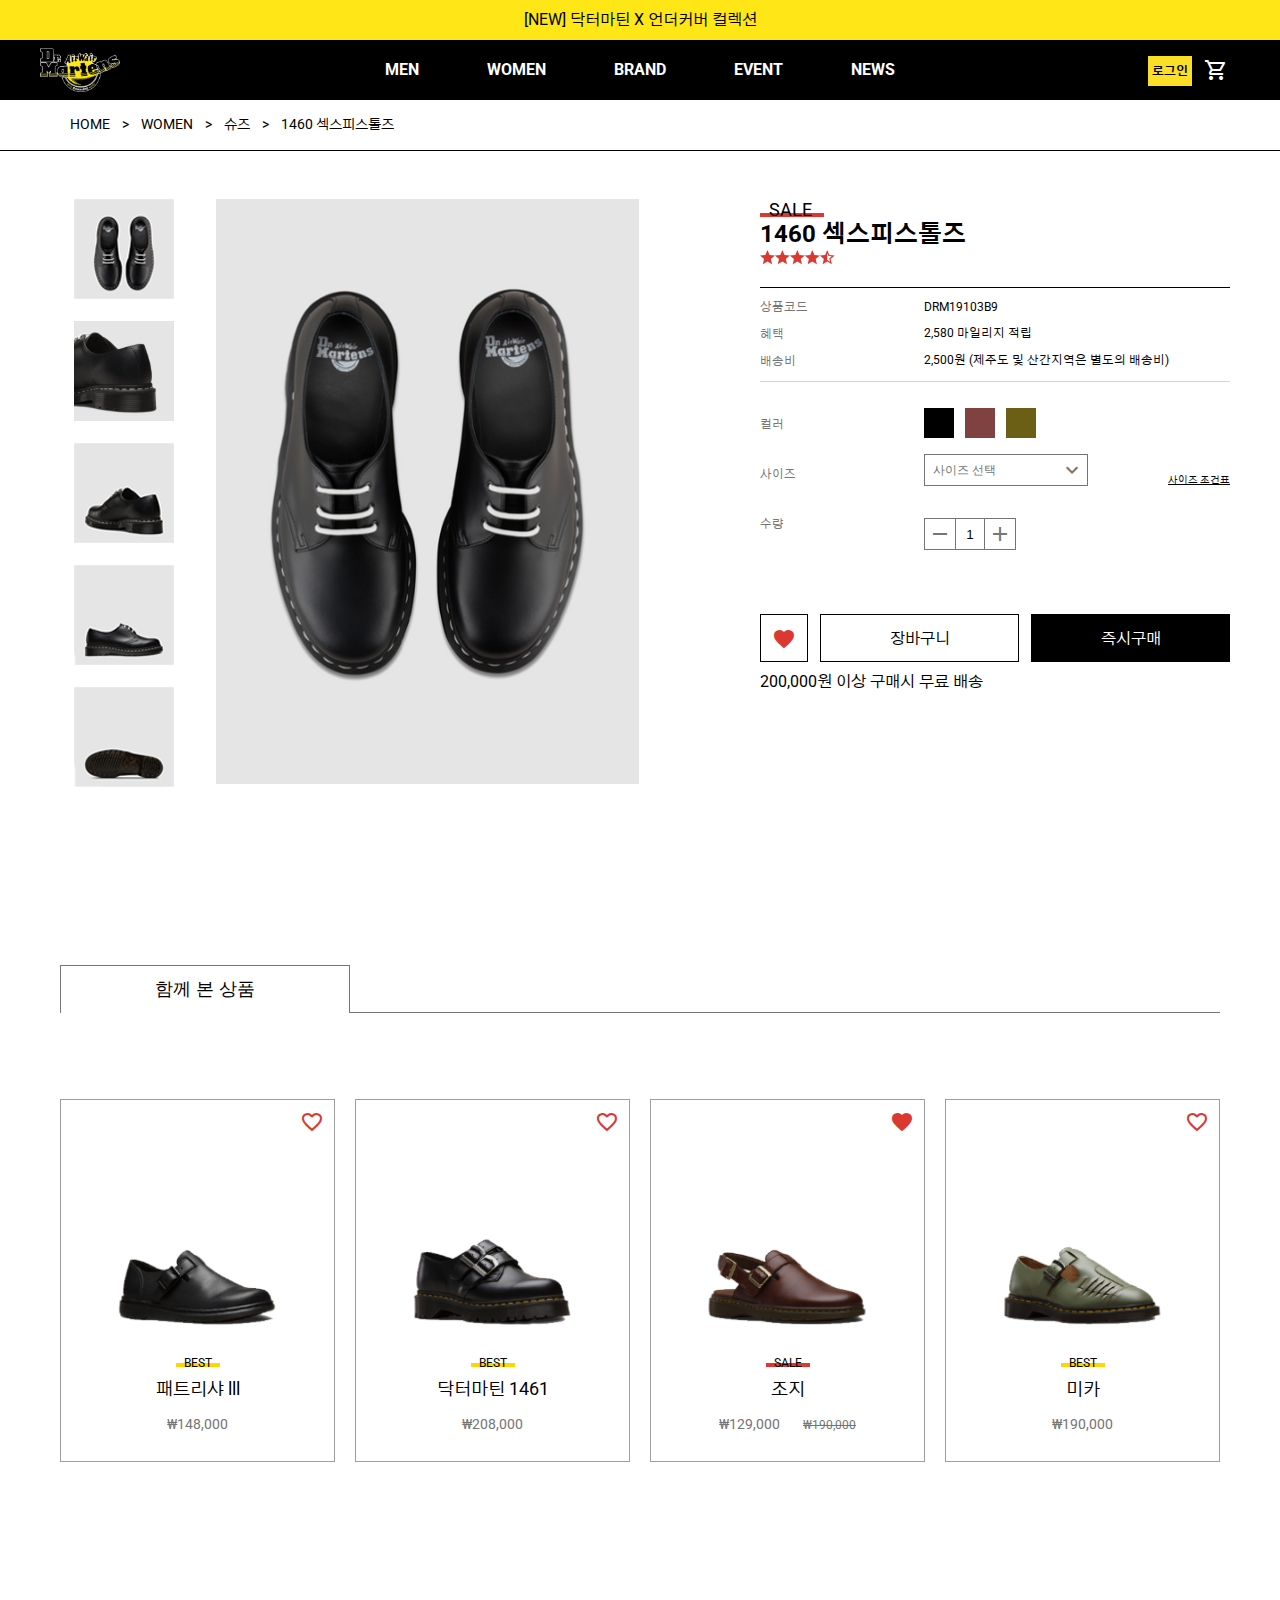
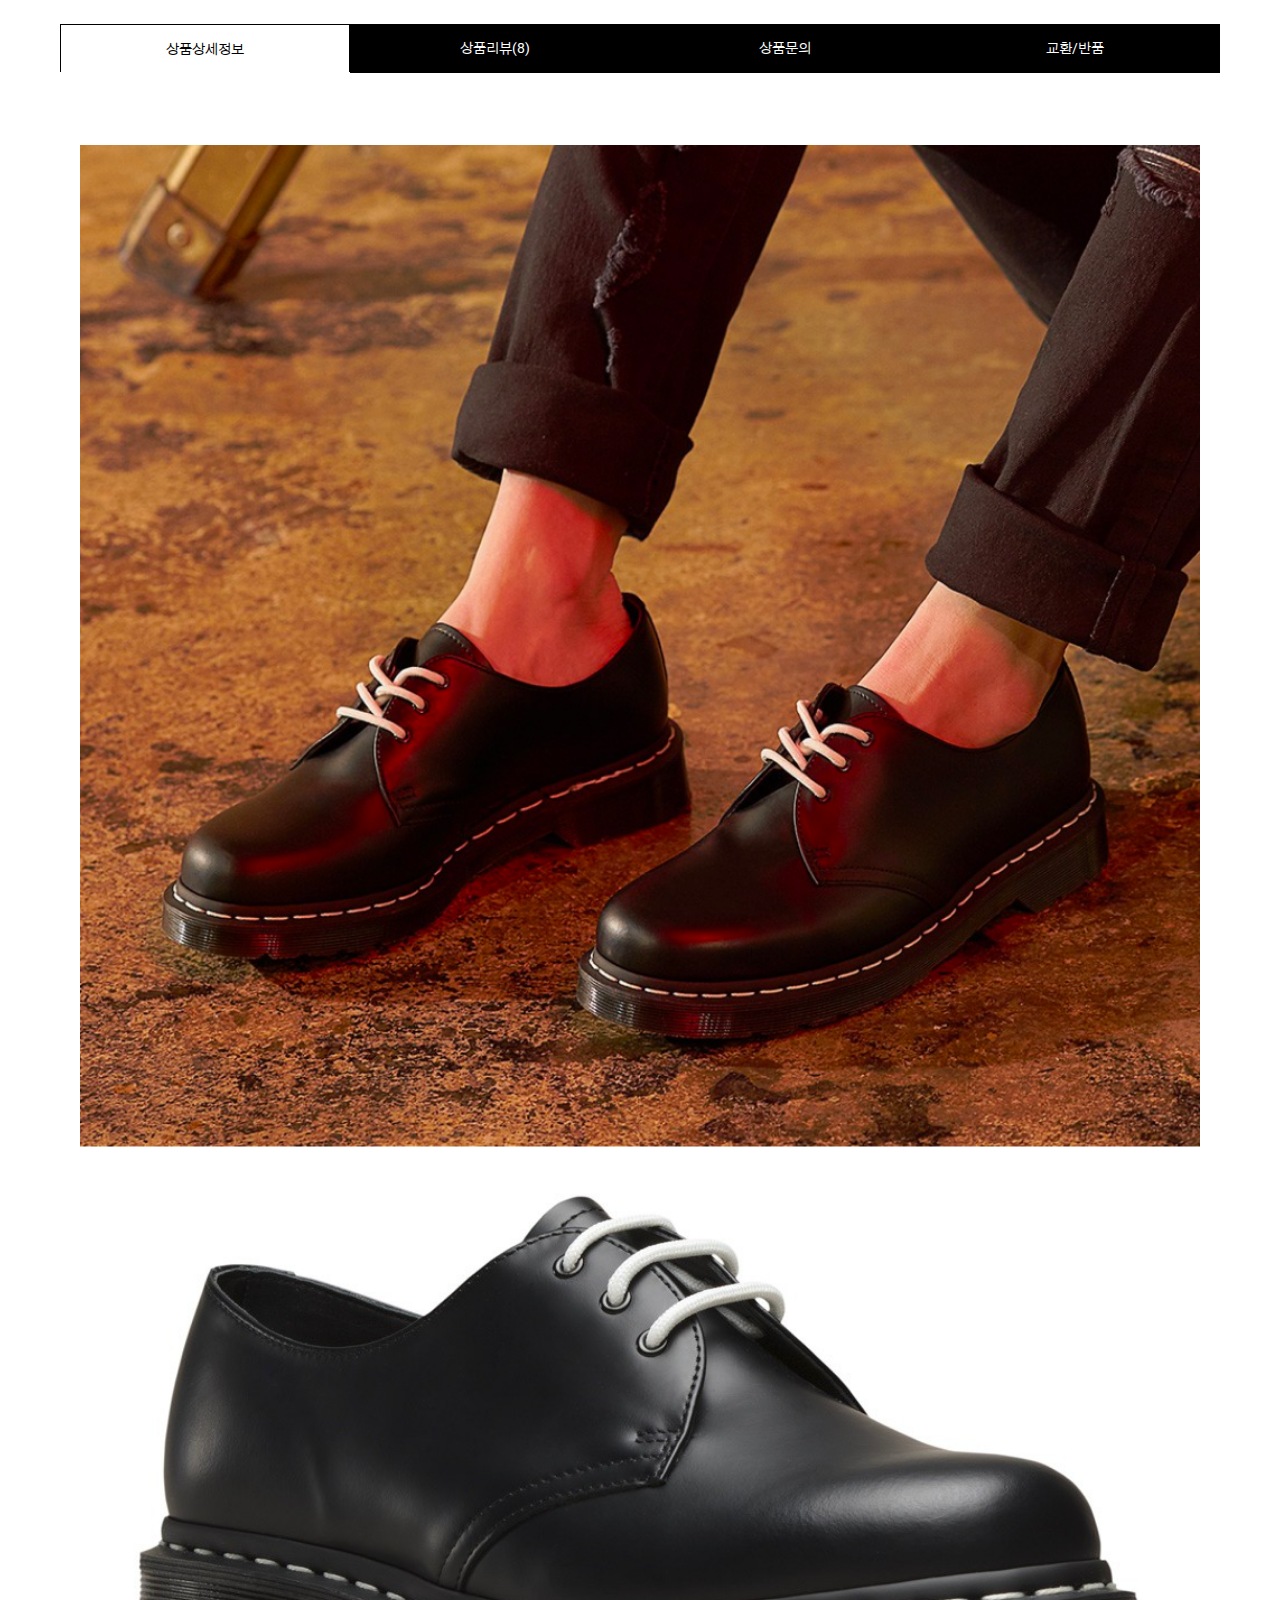
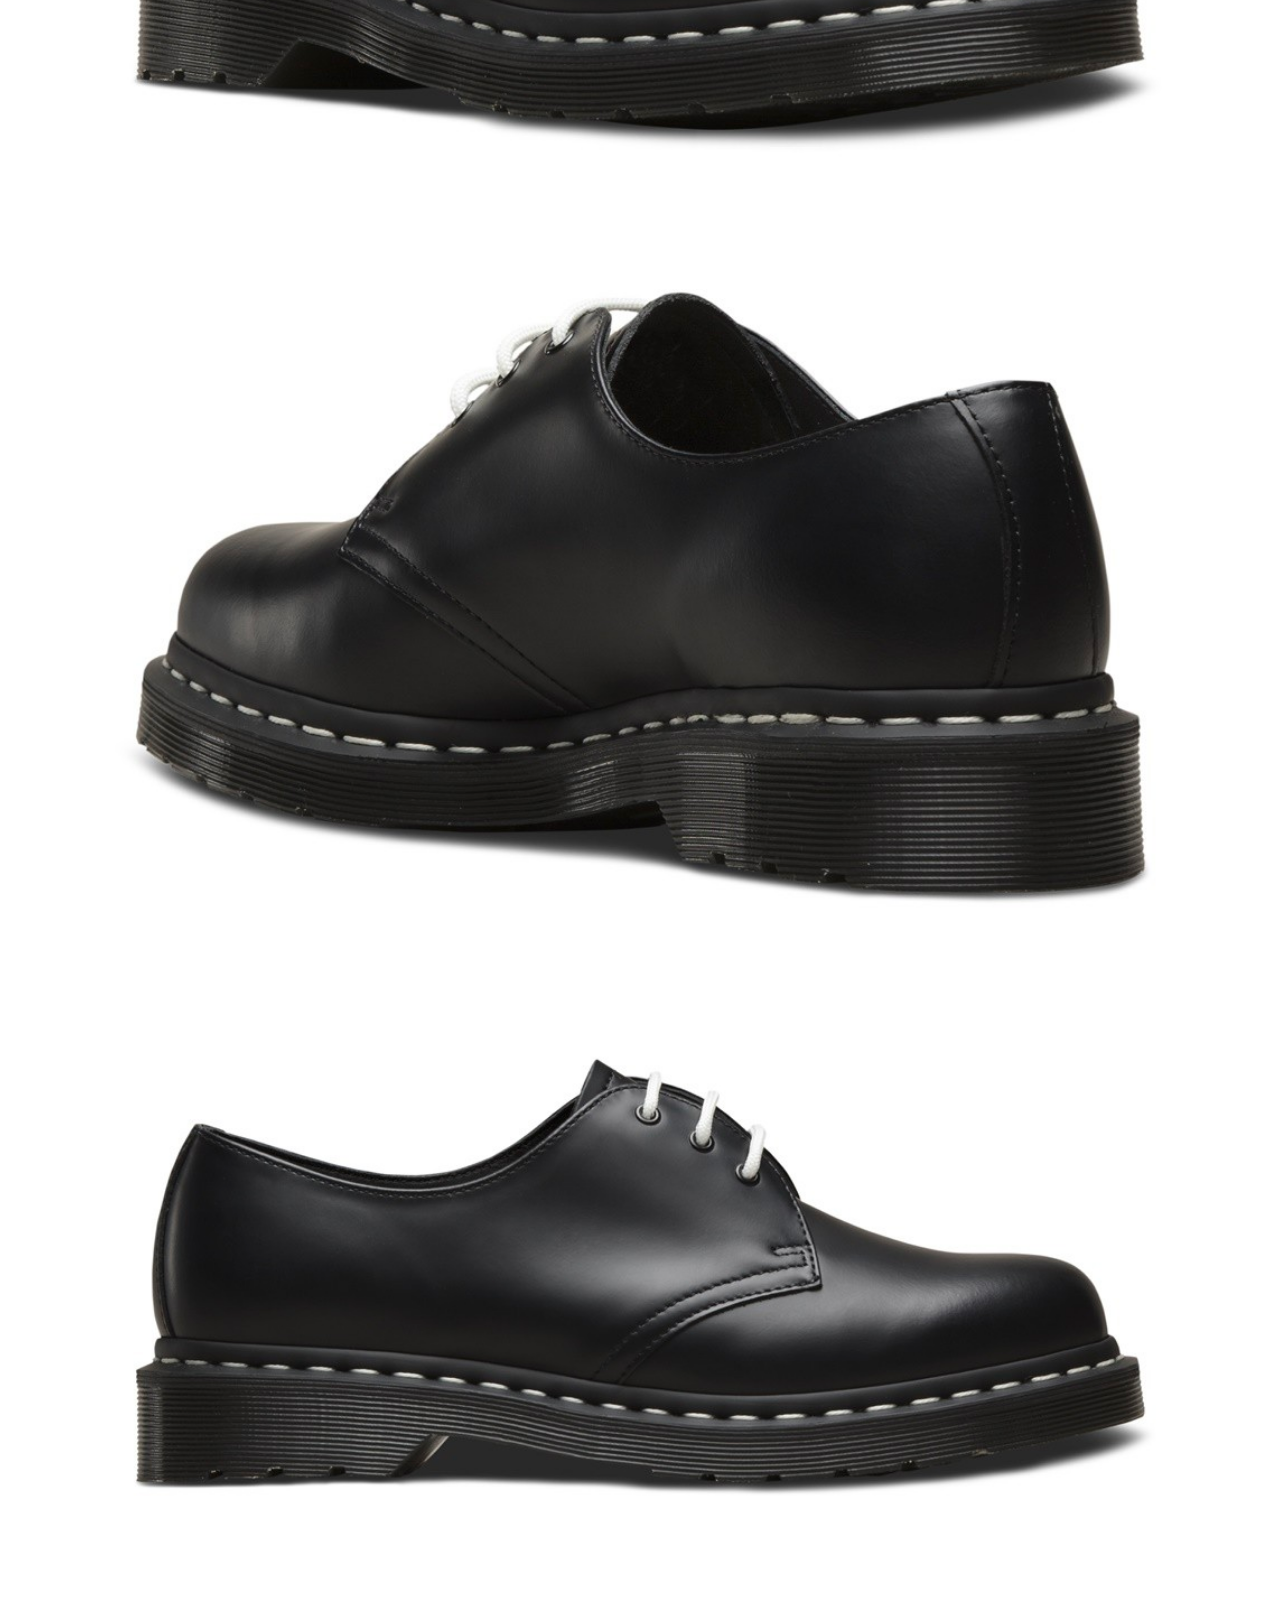
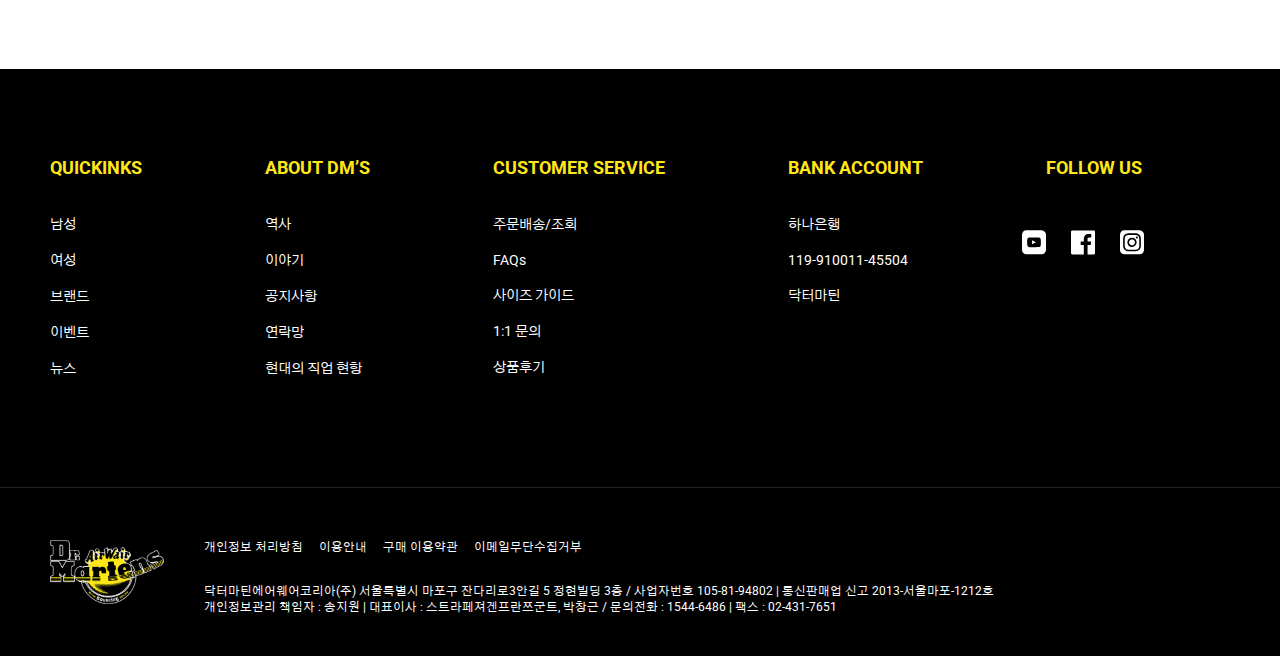
<file: Drmartens_detail.html>
<!DOCTYPE html>
<html>
    <head>
        <meta charset="utf-8">
        <!-- Viewport -->
        <meta name="viewport" content="width=device-width,initial-scale=1">
        <!-- Material Icons -->
        <link href="https://fonts.googleapis.com/css?family=Material+Icons|Material+Icons+Outlined|Material+Icons+Two+Tone|Material+Icons+Round|Material+Icons+Sharp" rel="stylesheet">
        <!-- Font -->
        <link href="https://fonts.googleapis.com/css?family=Gothic+A1:400,700|Roboto:400,700&display=swap" rel="stylesheet">
        <!-- css -->
        <link rel="stylesheet" href="./Drmartens.css">
    </head>
    <script type="text/javascript" src="./js/jquery.js"></script>
    <script type="text/javascript"></script>
    <script>
        //Mobile nav 
        $(function(){
            $(".m__view_headline").click(function(e){
                e.preventDefault();
                $(".side__nav").show(500);
            });
            $(".close__btn"). click(function(){
                $(".side__nav").hide(500);
            });
        });
        
        //Mobile nav Accordion
        $(function(){
            $(".side__nav--list").click(function(){
                $(this).next("div").slideToggle();
                $(this).next().siblings(".side__nav--content").slideUp();
            })
        })

        //Mobile LoginModal
        $(function(){
            $(".login_btn").click(function(){
                $(".LoginModal__wrap").show();
            });
        });
        $(function(){
            $(".LoginModal__close__btn").click(function(){
                $(".LoginModal__wrap").css("display", "none");
            });
        });
        
        //desktop LoginModal
        $(function(){
            $(".nav__list2").click(function(){
                $(".LoginModal__wrap").show();
            });
        });
        $(function(){
            $(".LoginModal__close__btn").click(function(){
                $(".LoginModal__wrap").css("display", "none");
            });
        });
        
        //detail product 탭 메뉴
        
        $(".detail__main--item--wrap").eq(0).show();
        $(function(){
            $(".detail__sub--btn").click(function(e){
                e.preventDefault();
                var targer = $(this);
                var index = targer.index();
                $(".detail__sub--btn").removeClass("active");
                targer.addClass("active");
                $(".detail__main--item--wrap").css("display","none");
                $(".detail__main--item--wrap").eq(index).css("display","block");
            })
        });

        //detail__into 탭 메뉴
        
        $(".detail__into").eq(0).show();
        $(function(){
            $(".detail__info--text").click(function(e){
                e.preventDefault();
                var targer = $(this);
                var index = targer.index();
                $(".detail__info--text").removeClass("active");
                targer.addClass("active");
                $(".detail__into").css("display","none");
                $(".detail__into").eq(index).css("display","block");
            })
        });

        //spiner
        $(function(){
            $(".spiner__btn--plus").click(function() {
                var count = $(".spiner__count").val();
                count = parseInt(count) + 1;
                $(".spiner__count").val(count);
            });
            $(".spiner__btn--minus").click(function() {
                var count = $(".spiner__count").val();
                if(count == 1) {
					return;
				}
                count = parseInt(count) - 1;
                $(".spiner__count").val(count);
            });
        });
        
        //Product Accordion
        $(function(){
            $(".info__title--list--mobile").click(function(){
                $(this).next("div").slideToggle();
                $(this).next().siblings(".info__title--list--content").slideUp();
            })
        })

        //Footer Accordion
        $(function(){
            $(".footer__nav--list").click(function(){
                $(this).next("div").slideToggle();
                $(this).next().siblings(".footer__list--contents").slideUp();
            })
        })
    </script>
    <body>
        <!-- LoginModal -->
        <div class="LoginModal__wrap">
            <div class="LoginModal">
                <div class="LoginModal__close__btn">
                    <i class="material-icons">clear</i>
                </div>
                <div class="Login_top">
                    <h3 class="Login_text">로그인</h3>
                    <input type="text" placeholder="아이디" class="Login_id">
                    <input type="text" placeholder="비밀번호" class="Login_pw">
                    <label>
                        <input type="checkbox" class="Login_ck">
                        <span class="Login_remember">아이디 자동저장</span>
                        <span class="Login_find">아이디/비밀번호찾기</span>
                        <input type="text" value="로그인" class="Login_form_btn">
                    </label>
                </div>
                <div class="Login_bottom">
                    <h3 class="Login_text">비회원 주문조회</h3>
                    <input type="text" placeholder="주문번호" class="Login_id">
                    <input type="text" placeholder="이메일" class="Login_pw">
                    <label>
                        <input type="text" value="비회원 주문조회" class="Login_form_btn">
                    </label>
                </div>
            </div>
        </div>
        <!-- Mobile Header -->
        <header class="mobile__header">
            <div class="m__header--top">
                <p class="m__top--text">[NEW] 닥터마틴 X 언더커버 컬렉션</p>
            </div>
            <div class="m__header--bottom">
                <a href="" class="m__view_headline">
                    <i class="material-icons">view_headline</i>   
                </a>
                <a href="./index.html" class="m__header--logo">
                    <img src="./DRimg/logo1.png" alt="" class="m__logo">
                </a>
                <span class="login_btn">로그인</span>
                <a href="" class="m__shopping_cart">
                    <i class="material-icons-outlined">shopping_cart</i>
                </a>
            </div> 
        </header>  
        <div class="side__nav">
            <div class="side__nav--list2">
                <div class="side__nav--list--person">
                    <i class="material-icons">person_outline</i>
                </div>
                <p class="side__nav--icon--font">로그인</p>
                <div class="close__btn">
                    <i class="material-icons">clear</i>
                </div>
            </div>
            <div class="side__nav--list">
                <p class="side__nav--font">MEN</p>
                <div class="side__nav--list--icon">
                    <i class="material-icons">navigate_next</i>
                </div>
            </div>
            <div class="side__nav--content" style="display: none">
                <a href="./Drmartens_list.html"><p>전체상품</p></a>
                <a href="./Drmartens_list.html"><p>신발</p></a>
                <a href="./Drmartens_list.html"><p>의류</p></a>
                <a href="./Drmartens_list.html"><p>악세사리</p></a>
            </div>
            <div class="side__nav--list">
                <p class="side__nav--font">WOMEN</p>
                <div class="side__nav--list--icon">
                    <i class="material-icons">navigate_next</i>
                </div>
            </div>
            <div class="side__nav--content" style="display: none">
                <a href="./Drmartens_list.html"><p>전체상품</p></a>
                <a href="./Drmartens_list.html"><p>신발</p></a>
                <a href="./Drmartens_list.html"><p>의류</p></a>
                <a href="./Drmartens_list.html"><p>악세서리</p></a>
            </div>
            <div class="side__nav--list">
                <p class="side__nav--font">BRAND</p>
                <div class="side__nav--list--icon">
                    <i class="material-icons">navigate_next</i>
                </div>
            </div>
            <div class="side__nav--content" style="display: none">
                <a href="./Drmartens_list.html"><p>전체상품</p></a>
                <a href="./Drmartens_list.html"><p>닥터마틴 X 언더커버</p></a>
                <a href="./Drmartens_list.html"><p>닥터마틴 X 베이프</p></a>
                <a href="./Drmartens_list.html"><p>닥터마틴 X 마크 제이콥스</p></a>
            </div>
            <div class="side__nav--list">
                <p class="side__nav--font">EVENT</p>
                <div class="side__nav--list--icon">
                    <i class="material-icons">navigate_next</i>
                </div>
            </div>
            <div class="side__nav--content" style="display: none">
                <a href="./Drmartens_list.html"><p>EVENT</p></a>
            </div>
            <div class="side__nav--list">
                <p class="side__nav--font">NEWS</p>
                <div class="side__nav--list--icon">
                    <i class="material-icons">navigate_next</i>
                </div>
            </div>
            <div class="side__nav--content" style="display: none">
                <a href="./Drmartens_list.html"><p>NEWS</p></a>
            </div>
            <div class="side__nav--list2">
                <p class="side__nav--font">검색</p>
                <div class="side__nav--list--icon">
                    <i class="material-icons">search</i>
                </div>
            </div>
            <div class="side__nav--list2">
                <p class="side__nav--font">FAQ</p>
            </div>
            <div class="side__nav--list2">
                <p class="side__nav--font">고객지원센터</p>
            </div>
            <div class="side__nav--list2">
                <p class="side__nav--font">매장찾기</p>
            </div>
        </div>

        <!-- Desktop Header -->
        <header class="header">
            <div class="header__top">
                <a href="#" class="header__top--text">[NEW] 닥터마틴 X 언더커버 컬렉션</a>
            </div>
            <div class="header__bottom">
                <a href="./index.html" class="header__bottom--logo">
                    <img src="./DRimg/logo1.png" alt="" class="bottom__logo--img">
                </a>
                <ul class="nav__main">
                    <li class="nav__list"><a href="./Drmartens_list.html" class="nav__list--btn">MEN</a></li>
                    <li class="nav__list"><a href="./Drmartens_list.html" class="nav__list--btn">WOMEN</a></li>
                    <li class="nav__list"><a href="./Drmartens_list.html" class="nav__list--btn">BRAND</a></li>
                    <li class="nav__list"><a href="./Drmartens_list.html" class="nav__list--btn">EVENT</a></li>
                    <li class="nav__list"><a href="./Drmartens_list.html" class="nav__list--btn">NEWS</a></li>
                </ul>
                <ul class="nav__sub">
                    <!-- <li class="nav__list2"><a href="#" class="nav__list--slash">로그인</a></li>
                    <li class="nav__list2"><a href="#" class="nav__list--slash">회원가입</a></li> -->
                    <li class="nav__list2"><a href="#">로그인</a></li>
                    <a href="#" class="d__search">
                        <i class="material-icons-outlined">shopping_cart</i>
                    </a>
                </ul>
            </div>
        </header>
        
        <!-- TopSection -->
        <div class="section--wrap">
            <div class="section">
                <ul class="section--font">
                    <li class="section--font__list"><a href="#" class="font--list__font">HOME</a></li>
                    <li class="section--font__list"><a href="#" class="font--list__font">WOMEN</a></li>
                    <li class="section--font__list"><a href="#" class="font--list__font">슈즈</a></li>
                    <li class="section--font__list2"><a href="#" class="font--list__font">1460 섹스피스톨즈</a></li>
                </ul> 
            </div>  
        </div> 
        
        <!-- Detail Main Product-->
        <div class="detail__product">
            <div class="detail__product--img">
                <ul class="detail__sub--item">
                    <a href="#" class="detail__sub--btn active">
                        <li class="detail__item--list" style="background-image: url(DRimg/detail_sub5.png)"></li>
                    </a>
                    <a href="#" class="detail__sub--btn">
                        <li class="detail__item--list" style="background-image: url(DRimg/detail_sub1.png)"></li>
                    </a>
                    <a href="#" class="detail__sub--btn">
                        <li class="detail__item--list" style="background-image: url(DRimg/detail_sub2.png)"></li>
                    </a>
                    <a href="#" class="detail__sub--btn">
                        <li class="detail__item--list" style="background-image: url(DRimg/detail_sub3.png)"></li>
                    </a>
                    <a href="#" class="detail__sub--btn">
                        <li class="detail__item--list" style="background-image: url(DRimg/detail_sub4.png)"></li>
                    </a>
                </ul>
                <div class="detail__main--item--wrap item">
                    <img src="./DRimg/detail_main.png" alt="">
                </div>
                <div class="detail__main--item--wrap">
                    <img src="./DRimg/detail_main2.png" alt="">
                </div>
                <div class="detail__main--item--wrap">
                    <img src="./DRimg/detail_main3.png" alt="">
                </div>
                <div class="detail__main--item--wrap">
                    <img src="./DRimg/detail_main4.png" alt="">
                </div>
                <div class="detail__main--item--wrap">
                    <img src="./DRimg/detail_main5.png" alt="">
                </div>
            </div>
            <div class="detail__product--info">
                <div class="detail__product--info--title">
                    <div class="item__sale--line--wrap">
                        <p class="detail__item--sale">SALE</p>
                        <p class="item__sale--line"></p>
                    </div>
                    <h3 class="product__info--title">1460 섹스피스톨즈</h3>
                    <img src="./DRimg/star4.5.png" alt="">
                    <p class="detail__item--price">₩190,000<span class="detail__item--price--sale">₩218,000</span></p>
                </div> 
                <div class="product__info--content--top">
                    <ul class="info__title">
                        <li class="info__title--list">상품코드</li>
                        <li class="info__title--list">혜택</li>
                        <li class="info__title--list">배송비</li>
                        </ul>
                    <ul class="info__content">
                        <li class="info__content--list">DRM19103B9</li>
                        <li class="info__content--list">2,580 마일리지 적립</li>
                        <li class="info__content--list">2,500원 (제주도 및 산간지역은 별도의 배송비)</li>
                    </ul>
                </div>
                <div class="info__title--mobile">
                    <div class="info__title--list--mobile">
                        <p class="info__title--list--text">
                            상품코드
                        </p>
                        <div class="info__title--list--icon">
                            <i class="material-icons">add</i>
                        </div>
                    </div>
                    <div class="info__title--list--content" style="display: none">
                        <p>상품코드 : DRM19103B9</p>
                    </div>
                    <div class="info__title--list--mobile">
                        <p class="info__title--list--text">
                            혜택
                        </p>
                        <div class="info__title--list--icon">
                            <i class="material-icons">add</i>
                        </div>
                    </div>
                    <div class="info__title--list--content" style="display: none">
                        <p>1544-6486 (내선 2번)</p>
                        <p>전국 매장 유/무상 A/S</p>
                    </div>
                    <div class="info__title--list--mobile">
                        <p class="info__title--list--text">
                            배송비
                        </p>
                        <div class="info__title--list--icon">
                            <i class="material-icons">add</i>
                        </div>
                    </div> 
                    <div class="info__title--list--content" style="display: none">
                        <p>2,500원 (제주도 및 산간지역은 별도의 배송비)</p>
                        <p>200,000원 이상 구매시 무료 배송</p>
                    </div>
                </div>
                <div class="product__info--content--bottom">
                    <ul class="info__title2">
                        <li class="info__title--list2">컬러</li>
                        <li class="info__title--list2">사이즈</li>
                        <li class="info__title--list2">수량</li>
                    </ul>
                    <div class="info__content--wrap">
                        <ul class="info__content2">
                            <li class="info__content--list2">
                                <a href="#" class="color__box--btn">
                                    <div class="color__box--1"></div>
                                </a>
                                <a href="#" class="color__box--btn">
                                    <div class="color__box--2"></div>
                                </a>
                                <a href="#" class="color__box--btn">
                                    <div class="color__box--3"></div>
                                </a>
                            </li>
                        </ul>
                        <div class="color__box">
                            <select class="color__box--drop">
                                <option>컬러 선택</option>
                                <option>블랙</option>
                                <option>레드</option>
                                <option>카키</option>
                            </select>
                            <span class="color__box--icon">
                                <i class="material-icons">expand_more</i>
                            </span> 
                        </div>
                        <div class="size__box--wrap">
                            <div class="size__box1">
                                <select class="size__box--drop1">
                                    <option>사이즈 선택</option>
                                    <option>uk4 (품절)</option>
                                    <option>uk5</option>
                                    <option>uk6</option>
                                    <option>uk7</option>
                                    <option>uk8</option>
                                </select>
                                <span class="size__box--icon1">
                                    <i class="material-icons">expand_more</i>
                                </span> 
                            </div>
                            <span class="size__sub--text">사이즈 조건표</span>
                        </div>
                        <div class="detail__spiner--wrap">
                            <p class="detail__spiner--text">수량</p>
                            <div class="detail__spiner">
                                <button class="spiner__btn--minus">
                                    <i class="material-icons">remove</i>
                                </button>
                                <input type="text" value="1" class="spiner__count">
                                <button class="spiner__btn--plus">
                                    <i class="material-icons">add</i>
                                </button>
                            </div>
                        </div>
                    </div>
                </div>
                <div class="detail__info--last--btn">
                    <div class="favorite--btn">
                        <a href="#" class="detai__info--favorite--btn"><i class="material-icons">favorite</i>
                        </a>
                    </div>
                    <div class="detail__btns">
                        <div class="shopbag__wrap">
                            <a href="#" class="detail__btn shopbag">장바구니</a>
                        </div>
                        <div class="buynow__wrap">
                            <a href="#" class="detail__btn buynow">즉시구매</a>
                        </div>
                    </div>
                </div>
                <p class="info__content--bottom--text">200,000원 이상 구매시 무료  배송</p>
            </div>
        </div>
        
        <!--Detail Sub Product-->
        <div class="detail__product--sub">
            <ul class="product__sub--btn">
                <li class="product__sub--text active">
                    <button type="button"><span>함께 본 상품</span></button>
                </li>
                <li class="product__sub--text">
                    <button type="button"><span></span></button>
                </li>
                <li class="product__sub--text">
                    <button type="button"><span></span></button>
                </li>
                <li class="product__sub--text">
                    <button type="button"><span></span></button>
                </li>
            </ul>
            <div class="product__sub">
                <ul class="detail__items">
                    <li class="best__item--list">
                        <div class="best__item--group">
                            <a href="./Drmartens_detail.html" class="best__item--link">
                                <img src="./DRimg/detail_sub_item1.png" alt="">
                                <div class="best__item--texts">
                                    <div class="item__top--warp">
                                        <p class="item__top--text">BEST</p>
                                        <p class="item__top--bar--b"></p>
                                    </div>
                                    <p class="item__title--text">패트리샤 lll</p>
                                    <div class="prices">
                                        <span class="best__price">₩148,000 </span>
                                    </div>
                                    <i class="material-icons">favorite_border</i>
                                </div>
                            </a>
                        </div>   
                    </li>
                    <li class="best__item--list">
                        <div class="best__item--group">
                            <a href="" class="best__item--link">
                                <img src="./DRimg/detail_sub_item2.png" alt="">
                                <div class="best__item--texts">
                                    <div class="item__top--warp">
                                        <p class="item__top--text">BEST</p>
                                        <p class="item__top--bar--b"></p>
                                    </div>
                                    <p class="item__title--text">닥터마틴 1461</p>
                                    <div class="prices">
                                        <span class="best__price">₩208,000 </span>
                                    </div>
                                    <i class="material-icons">favorite_border</i>
                                </div>
                            </a>
                        </div>   
                    </li>
                    <li class="best__item--list--last">
                        <div class="best__item--group">
                            <a href="" class="best__item--link">
                                <img src="./DRimg/detail_sub_item3.png" alt="">
                                <div class="best__item--texts">
                                    <div class="item__top--warp">
                                        <p class="item__top--text">SALE</p>
                                        <p class="item__top--bar--s"></p>
                                    </div>
                                    <p class="item__title--text">조지</p>
                                    <div class="prices">
                                        <span class="best__price">₩129,000 </span>
                                        <span class="best__sale--price">₩190,000 </span>
                                    </div>
                                    <i class="material-icons">favorite</i>
                                </div>
                            </a>
                        </div>   
                    </li>
                    <li class="best__item--list--last">
                        <div class="best__item--group">
                            <a href="" class="best__item--link">
                                <img src="./DRimg/detail_sub_item4.png" alt="">
                                <div class="best__item--texts">
                                    <div class="item__top--warp">
                                        <p class="item__top--text">BEST</p>
                                        <p class="item__top--bar--b"></p>
                                    </div>
                                    <p class="item__title--text">미카</p>
                                    <div class="prices">
                                        <span class="best__price">₩190,000 </span>
                                    </div>
                                    <i class="material-icons">favorite_border</i>
                                </div>
                            </a>
                        </div>   
                    </li>
                </ul>
                <div class="best__dots">
                    <span class="best__dot active"></span>
                    <span class="best__dot"></span>
                </div> 
            </div>
        </div>
        <!-- Product Info -->
        <div class="">
            <div class="product__detail--info">
                <ul class="product__detail--btn">
                    <li class="detail__info--text active">
                        <a href=""><span class="detail__info--text--link">상품상세정보</span></a>
                    </li>
                    <li class="detail__info--text">
                        <a href=""><span class="detail__info--text--link">상품리뷰(8)</span></a>
                    </li>
                    <li class="detail__info--text">
                        <a href=""><span class="detail__info--text--link">상품문의</span></a>
                    </li>
                    <li class="detail__info--text">
                        <a href=""><span class="detail__info--text--link">교환/반품</span></a>
                    </li>
                    <li class="detail__info--text">
                        <a href=""><span class="detail__info--text--link"></span></a>
                    </li>
                    <li class="detail__info--text active">
                        <a href=""><span class="detail__info--text--link"></span></a>
                    </li>
                </ul>
            </div> 
            <div class="detail__into detail__info--img--wrap">
                <img src="./DRimg/detail_info_img.png" alt="">
            </div> 
            <div class="detail__into review__wrap">    
                <!-- Mobile Review --> 
                <div class="review__top--mobile--wrap">
                    <div class="review__top--mobile">
                        <ul class="review__content--texts">
                            <li class="review__content--text">
                                <a href="">추천순</a>
                            </li>
                            <li class="review__content--text2">
                                <a href="">포토리뷰 모아보기</a>
                            </li>
                        </ul>
                    </div>
                    <div class="review__content--bottom--text">
                        <a href="">리뷰 작성</a>
                    </div>
                </div>
                <!-- Desktop Review --> 
                <div class="review__top">
                    <ul class="review__info">
                        <li class="review__text">
                            <span class="text--main">구매고객 총평점</span><span class="text--sub">(총8건 상품명 기준)</span>
                        </li>
                        <li class="review__star">
                            <img src="./DRimg/star_4.5.png" alt="" class="review__star--img"><span class="review__star--text">4.5</span>
                        </li>
                        <li class="review__btn">
                            <a href="#" class="review__btns">리뷰 작성하기</a>
                        </li>
                    </ul>
                    <ul class="review__info">
                        <ul class="review__size--wrap">
                            <span class="review__title">사이즈</span>
                            <li class="review__sub">작음</li>
                            <li class="review__sub active">맞음</li>
                            <li class="review__sub">큼</li>
                        </ul> 
                        <ul class="review__size--wrap">
                            <span class="review__title">컬&nbsp;&nbsp;&nbsp;&nbsp;러</span>
                            <li class="review__sub">어두움</li>
                            <li class="review__sub active">같음</li>
                            <li class="review__sub">밝음</li>
                        </ul>   
                        <ul class="review__size--wrap">
                            <span class="review__title">만족도</span>
                            <li class="review__sub">낮음</li>
                            <li class="review__sub">보통</li>
                            <li class="review__sub active">높음</li>
                        </ul>     
                    </ul>
                    <ul class="review__info">
                        <div class="box__wrap">
                            <div class="red__box"></div><spsn class="red__box--text">구매비중</spsn>
                            <div class="line__img">
                                <div class="red__box1--wrap">
                                    <ul class="red__box1">
                                        <li class="men__number">4.5</li>
                                        <li class="men__box"></li>
                                        <li class="men__text">남성</li>
                                    </ul>
                                </div>
                                <div class="red__box1--wrap">
                                    <ul class="red__box1">
                                        <li class="men__number">4.0</li>
                                        <li class="men__box2"></li>
                                        <li class="men__text">여성</li>
                                    </ul>
                                </div>
                                <div class="red__box1--wrap">
                                    <ul class="red__box1">
                                        <li class="men__number">4.0</li>
                                        <li class="men__box3"></li>
                                        <li class="men__text">10대</li>
                                    </ul>
                                </div>
                                <div class="red__box1--wrap">
                                    <ul class="red__box1">
                                        <li class="men__number">4.5</li>
                                        <li class="men__box4"></li>
                                        <li class="men__text">20대</li>
                                    </ul>
                                </div>
                                <div class="red__box1--wrap">
                                    <ul class="red__box1">
                                        <li class="men__number">0</li>
                                        <li class="men__box5"></li>
                                        <li class="men__text">30대</li>
                                    </ul>
                                </div>
                                <div class="red__box1--wrap">
                                    <ul class="red__box1">
                                        <li class="men__number">0</li>
                                        <li class="men__box6"></li>
                                        <li class="men__text">40대</li>
                                    </ul>
                                </div>
                                <div class="red__box1--wrap">
                                    <ul class="red__box1">
                                        <li class="men__number">0</li>
                                        <li class="men__box7"></li>
                                        <li class="men__text">50대</li>
                                    </ul>
                                </div>
                            </div>
                        </div>
                    </ul>
                </div>
                <div class="review__bottom">
                    <div class="review__content1--wrap">
                        <ul class="review__content1">
                            <li class="review__content--text">전체(8개)&nbsp;&nbsp;&nbsp;&nbsp;&nbsp;&nbsp;/</li>
                            <li class="review__content--text">포토리뷰(0)</li>
                        </ul>
                        <div class="review__content2--wrapper">
                            <ul class="review__content2--wrap">
                                <li class="review__content2">
                                    <div class="review__box">
                                        <select class="size__box--drop">
                                            <option>신상품 순</option>
                                            <option>인기순</option>
                                            <option>높은 가격 순</option>
                                            <option>낮은 가격 순</option>
                                        </select>
                                        <span class="size__box--icon">
                                            <i class="material-icons">expand_more</i>
                                        </span> 
                                    </div>
                                </li>
                                <li class="review__content2">
                                    <div class="review__box">
                                        <select class="size__box--drop">
                                            <option>옵션</option>
                                            <option>높은 가격</option>
                                            <option>낮은 가격</option>
                                        </select>
                                        <span class="size__box--icon">
                                            <i class="material-icons">expand_more</i>
                                        </span> 
                                    </div>
                                </li>
                                <li class="review__content2">
                                    <div class="review__box">
                                        <select class="size__box--drop">
                                            <option>평점</option>
                                            <option>높은 평점</option>
                                            <option>낮은 평점</option>
                                        </select>
                                        <span class="size__box--icon">
                                            <i class="material-icons">expand_more</i>
                                        </span> 
                                    </div>
                                </li>
                            </ul>
                        </div>
                        <div class="review__main--wrap">
                            <div class="review__main">
                                <ul class="review__main--text">
                                    <li class="review__main--text--list">
                                        <p class="review__name text">sunn****</p>
                                        <p class="review__name content">배송이 빨라서 좋습니다~ 색상도 화면과 같고 사이즈도 잘 맞습니다 생각보다 가볍고 기분좋게 신고 다닐게요! 번창하세요 :)</p>  
                                        <p class="review__name date">2019-04-05</p> 
                                        <img src="./DRimg/star_4.5.png" alt="" class="review__text--sub--star">
                                        <p class="review__text--sub--number">4.5</p>
                                        <p class="review__text--sub--texts">
                                            남&nbsp;/&nbsp;10대&nbsp;/&nbsp;black&nbsp;/&nbsp;UK7&nbsp;&nbsp;[맞음/같음/좋음]
                                        </p>
                                        <div class="review__text--sub--icons">
                                            <span class="review__text--sub--icon">
                                                <img src="./DRimg/bad.png" alt="" class="review__text--sub--good">
                                                <span class="good__icon--number">0</span>
                                            </span>
                                            <span class="review__text--sub--icon">
                                                <img src="./DRimg/good.png" alt="" class="review__text--sub--bad">
                                                <span class="good__icon--number">1</span>
                                            </span>
                                        </div>
                                    </li>
                                    <li class="review__main--text--list">
                                        <p class="review__name text">tjsd****</p>
                                        <p class="review__name content">생각보다 배송이 빨라서 놀랐습니다. 원래 신던 사이즈 보다는 살쩍 큰 감이 있네요!!!!!! 깔창 넣어서  신으면 편하게 잘 신을거 같네요~그래도 닥마는 역시나 역시네요ㅎㅎ  항상 애정합니다ㅎㅎ</p>  
                                        <p class="review__name date">2019-03-30</p> 
                                        <img src="./DRimg/star_4.png" alt="" class="review__text--sub--star">
                                        <p class="review__text--sub--number">4.0</p>
                                        <div>
                                        <p class="review__text--sub--texts">
                                            여&nbsp;/&nbsp;20대&nbsp;/&nbsp;black&nbsp;/&nbsp;UK4&nbsp;&nbsp;[큼/같음/보통]
                                        </p>
                                        <div class="review__text--sub--icons">
                                            <span class="review__text--sub--icon">
                                                <img src="./DRimg/bad.png" alt="" class="review__text--sub--good">
                                                <span class="good__icon--number">0</span>
                                            </span>
                                            <span class="review__text--sub--icon">
                                                <img src="./DRimg/good.png" alt="" class="review__text--sub--bad">
                                                <span class="good__icon--number">1</span>
                                            </span>
                                        </div>
                                        </div>
                                    </li>
                                    <li class="review__main--text--list">
                                        <p class="review__name text">kill****</p>
                                        <p class="review__name content">사려다가 품절되서 포기하고 있었는데 재입고 되자마자 바로 샀습니다  가격도 너무 착해서 고민없이 바로 질렀네요!!!!!!!!색상도 사이즈도 제가 생각했던 것 보다 더 마음에 들고 지금 날씨에 너무 잘 신을거 같아요 </p>  
                                        <p class="review__name date">2019-03-20</p> 
                                        <img src="./DRimg/star_4.5.png" alt="" class="review__text--sub--star">
                                        <p class="review__text--sub--number">4.5</p>
                                        <p class="review__text--sub--texts">
                                            남&nbsp;/&nbsp;20대&nbsp;/&nbsp;black&nbsp;/&nbsp;UK6&nbsp;&nbsp;[맞음/같음/좋음]
                                        </p>
                                        <div class="review__text--sub--icons">
                                            <span class="review__text--sub--icon">
                                                <img src="./DRimg/bad.png" alt="" class="review__text--sub--good">
                                                <span class="good__icon--number">0</span>
                                            </span>
                                            <span class="review__text--sub--icon">
                                                <img src="./DRimg/good.png" alt="" class="review__text--sub--bad">
                                                <span class="good__icon--number">1</span>
                                            </span>
                                        </div>
                                    </li>
                                </ul>
                            </div> 
                        </div>
                        <div class="review__more">
                            <a href="" class="review__more--text">더보기</a>
                        </div>  
                    </div>
                </div>
            </div>
            <div class="detail__into">
                <div class="produte__inquire--wrap">
                    <a href="#" class="produte__inquire--btn">
                        <span class="material-icons">create</span>글쓰기
                    </a>
                    <p class="produte__inquire">등록된 문의사항이 없습니다.</p>
                </div>
            </div>
            <div class="detail__into">
                <div class="ProductCommonInto__wrap">
                    <ul class="ProductCommonInto__desc">
                        <li class="ProductCommonInto__tit">교환안내</li>
                        <li class="list__content">
                            제품 수령 후 7일 이내에 마이페이지 – 주문 배송조회 - 주문 상세에서 교환 신청 후 원하시는 사이즈 기입 부탁드립니다. <br>
                            수령지로 CJ택배(1588-1255) 반품 접수됩니다. 교환 제품은 상품 도착 후 최소 일주일 이상 소요되며 재고가 부족한 경우 발송이 어려울 수 있습니다. <br>
                            ※ 네이버 페이 구매 고객의 경우, 네이버 페이 마이페이지에서 교환 신청 후 보내주시면 됩니다. <br>
                            ※ 반품 주소 : 경기도 이천시 마장면 프리미엄 아울렛로 113-49 스마트 물류 닥터마틴 <br>
                        </li>
                        <li class="list__content">
                            사이즈 교환만 가능하며, 다른 제품으로 교환을 원하시는 경우 해당 제품을 반품해주시고, 별도로 신규 주문해주셔야 합니다.
                        </li>
                        <li class="list__content">
                            공식몰 회원일 경우 정상가 구매 제품 사이즈 교환 1회 무료 서비스를 제공합니다. (쿠폰 사용 포함, 세일 카테고리 제외, 네이버페이 구매 고객 제외)
                        </li>
                        <li class="list__content">
                            세일 상품 교환의 경우, 왕복 택배비 6,000원을 아래 계좌로 송금해주시길 바랍니다.(제주 지역 별도 추가 배송비 6,000원) ※ 하나은행 / 119-910011-45504 / 닥터마틴에어웨어코리아 ※ 동봉된 택배비는 처리되지 않으며 분실되는 경우 저희가 책임지지 않습니다.
                        </li>
                        <li class="list__content">
                            제품 및 박스의 손상이 없도록 받아보신 그대로 보내주셔야 합니다. (반품 택배 발송시 사은품은 제외하고 발송 부탁드립니다. 교환 발송시 사은품은 별도 발송되지 않습니다.) 박스 및 택이 분실되거나, 사용 흔적/오염 등 고의로 손상된 제품은 당사에서 확인 후 반송 처리합니다.
                        </li>
                        <li class="list__content">
                            접수 후 2주 이내 물품을 보내주셔야 합니다. 기간이 초과된 제품은 반송 처리될 수 있습니다. (왕복 배송비 고객 부담)
                        </li>
                        <li class="list__content">
                            부득이한 사정으로 CJ택배가 아닌 타 택배를 이용하셔야 하는 경우 선불로 보내주시고 게시판에 남겨주세요.
                        </li>
                        <li class="list__content">
                            물류센터 입고 후, 영업일 기준 7일 이내 기존 수령지로 교환 제품이 출고되며, 재고가 없으면 반품, 환불 처리될 수 있습니다. 교환받을 주소 및 수령자 정보를 변경할 경우에는1:1 게시판에 남겨주세요.
                        </li>
                        <li class="list__content">
                            불량 제품의 경우, 1:1 게시판에 제품 사진, 주문 번호, 연락처를 남겨주시면 빠른 처리 도와드리겠습니다. 당사의 실수로 인한 오배송 및 불량상품의 택배비는 닥터마틴에서 전액 부담합니다. 단, 동일한 상품 (색상, 사이즈 포함)으로의 교환만 당사 부담이며, 원래 주문하셨던 상품이 아닌 경우에는 변심으로 간주되어 별도로 주문 부탁드립니다.
                        </li>
                    </ul>
                    <ul class="ProductCommonInto__desc">
                        <li class="ProductCommonInto__tit">취소안내</li>
                        <li class="list__content">
                            주문의 상태가 배송준비중일 경우 취소가 불가합니다. 교환, 환불을 원하실 경우 교환 및 환불 안내를 참고하시기 바랍니다.
                        </li>
                        <li class="ProductCommonInto__tit">환불안내</li>
                        <li class="list__content">
                            제품 수령 후 7일 이내에 마이페이지 – 주문 배송조회 – 주문 상세에서 반품 신청 해주셔야 합니다. <br>
                            수령지로 CJ택배 (1588-1255) 반품 접수됩니다. <br>
                            ※ 반품 주소 : 경기도 이천시 마장면 프리미엄 아울렛로 113-49 스마트물류 닥터마틴 <br>
                        </li>
                        <li class="list__content">
                            물류센터 입고 확인 후 1-3일 이내에, 왕복 배송비 (6,000원) 차감하여 환불됩니다. (제주 지역 별도 추가 배송비 6,000원) <br>
                            ※ 동봉된 택배비는 처리되지 않으며 분실되는 경우 책임지지 않습니다. <br>
                            ※ 네이버 페이 구매 고객의 경우, 네이버 페이 마이페이지에서 반품 신청 후 보내주시면 됩니다. 왕복 배송비 (6,000원)를 추가 결제 시 전액 환불됩니다. <br>
                        </li>
                        <li class="list__content">
                            제품 및 박스의 손상이 없도록 받아보신 그대로 보내주셔야 합니다. (사은품 동봉 필수) 박스 및 택이 분실되거나, 사용 흔적/오염 등 고의로 손상된 제품은 당사에서 확인 후 반송 처리합니다.
                        </li>
                        <li class="list__content">
                            게시판 접수 후 2주 이내 물품을 보내주셔야 합니다. 기간이 초과된 제품은 반송 처리될 수 있습니다. (왕복 배송비 고객 부담)
                        </li>
                        <li class="list__content">
                            부득이한 사정으로 CJ택배가 아닌 타 택배를 이용하셔야 하는 경우 선불로 보내주셔야 합니다.
                        </li>
                        <li class="list__content">
                            불량 제품의 경우, 1:1 게시판에 제품 사진 첨부해주시면 빠른 처리 도와드리겠습니다.
                        </li>
                        <li class="list__content">
                            카드 환불일 경우, 카드사의 승인/취소 처리 과정으로 7~14일 가량소요되며, 결제일은 개인차가 있을 수 있습니다. 대금 정산 이후 결제 취소되는 경우, 익월 청구 금액에서 차감되어 처리되며 명세서를 통해 확인할 수 있습니다.
                        </li>
                        <li class="list__content--bold">
                            닥터마틴 고객센터 : 1544-6486 <br>
                            (월~금 10AM ~ 5PM / 점심시간 : 12:30~1:30) <br>
                            주말 및 공휴일 휴무 <br>
                        </li>
                    </ul>
                </div>
            </div>
        </div>  
        <!-- Mobile Footer -->
        <footer class="footer__mobile">
            <div class="footer__nav">
                <div class="footer__nav--list">
                    <p class="footer__list--text">QUICKINKS</p>
                    <div class="footer__list--icon">
                        <i class="material-icons">keyboard_arrow_right</i>
                    </div>
                </div>
                <div class="footer__list--contents" style="display: none">
                    <p>남성</p>
                    <p>여성</p>
                    <p>브랜드</p>
                    <p>이벤트</p>
                    <p>뉴스</p>
                </div>
                <div class="footer__nav--list" >
                    <p class="footer__list--text">ABOUT DM’S</p>
                    <div class="footer__list--icon">
                        <i class="material-icons">keyboard_arrow_right</i>
                    </div>
                </div>
                <div class="footer__list--contents" style="display: none">
                    <p>역사</p>
                    <p>이야기</p>
                    <p>공지사항</p>
                    <p>연락망</p>
                    <p>현대의 직업 현황</p>
                </div>
                <div class="footer__nav--list">
                    <p class="footer__list--text">CUSTOMER SERVICE</p>
                    <div class="footer__list--icon">
                        <i class="material-icons">keyboard_arrow_right</i>
                    </div>
                </div>
                <div class="footer__list--contents" style="display: none">
                    <p>주문배송/조회</p>
                    <p>FAQs</p>
                    <p>사이즈 가이드</p>
                    <p>1:1 문의</p>
                    <p>상품후기</p>
                </div>
                <div class="footer__nav--list">
                    <p class="footer__list--text">BANK ACCOUNT</p>
                    <div class="footer__list--icon">
                        <i class="material-icons">keyboard_arrow_right</i>
                    </div>
                </div>
                <div class="footer__list--contents" style="display: none">
                    <p>하나은행</p>
                    <p>119-910011-45504</p>
                    <p>닥터마틴</p>
                </div>
                <div class="footer__nav--list">
                    <p class="footer__list--text">FOLLOW US</p>
                    <div class="footer__list--icon">
                        <i class="material-icons">keyboard_arrow_right</i>
                    </div>
                </div>
                <div class="footer__list--contents" style="display: none">
                    <p>유튜브 (YouTube)</p>
                    <p>페이스북 (Facebook)</p>
                    <p>인스타그램 (Instagram)</p>
                </div>
            </div>
            <div class="footer__bottom">
                <div class="footer__bottom--title">
                    <a href="" class="footer__bottom--title--text">개인정보 처리방침</a>
                    <a href="" class="footer__bottom--title--text">이용안내</a>
                    <a href="" class="footer__bottom--title--text">구매 이용약관</a>
                    <a href="" class="footer__bottom--title--text">이메일무단 수집거부</a>
                    <p class="footer__sub--title--text">
                        닥터마틴에어웨어코리아(주) 서울특별시 마포구 잔다리로3안길 
                        5 정현빌딩 3층 
                        사업자번호<br>105-81-94802 | 통신판매업 신고 2013-서
                        울마포-1212호 / 개인정보관리 책임자 : 송지원 | 대표이사 : 스트
                        라페져겐프란쯔군트, 박창근 
                        <br>문의전화 : 1544-6486 | 팩스 : 02-431-7651
                    </p>
                </div>  
            </div>
        </footer>
        
        <!-- Desktop Footer -->
        <footer class="footer__desktop">
            <div class="footer__desktop--top">
                <div class="footer__content--top">
                    <div class="footer__col">
                        <strong class="footer__title">
                            <a href="footer__title--link">QUICKINKS</a>    
                        </strong> 
                        <ul class="footer__sub">
                            <li class="footer__sub--list">
                                <a href="footer__sub--list--link">남성</a>
                            </li>
                            <li class="footer__sub--list">
                                <a href="footer__sub--list--link">여성</a>
                            </li>
                            <li class="footer__sub--list">
                                <a href="footer__sub--list--link">브랜드</a>
                            </li>
                            <li class="footer__sub--list">
                                <a href="footer__sub--list--link">이벤트</a>
                            </li>
                            <li class="footer__sub--list">
                                <a href="footer__sub--list--link">뉴스</a>
                            </li>
                        </ul>   
                    </div>
                    <div class="footer__col">
                        <strong class="footer__title">
                            <a href="footer__title--link">ABOUT DM’S</a>    
                        </strong> 
                        <ul class="footer__sub">
                            <li class="footer__sub--list">
                                <a href="footer__sub--list--link">역사</a>
                            </li>
                            <li class="footer__sub--list">
                                <a href="footer__sub--list--link">이야기</a>
                            </li>
                            <li class="footer__sub--list">
                                <a href="footer__sub--list--link">공지사항</a>
                            </li>
                            <li class="footer__sub--list">
                                <a href="footer__sub--list--link">연락망</a>
                            </li>
                            <li class="footer__sub--list">
                                <a href="footer__sub--list--link">현대의 직업 현항</a>
                            </li>
                        </ul>   
                    </div>
                    <div class="footer__col">
                        <strong class="footer__title">
                            <a href="footer__title--link">CUSTOMER SERVICE</a>    
                        </strong> 
                        <ul class="footer__sub">
                            <li class="footer__sub--list">
                                <a href="footer__sub--list--link">주문배송/조회</a>
                            </li>
                            <li class="footer__sub--list">
                                <a href="footer__sub--list--link">FAQs</a>
                            </li>
                            <li class="footer__sub--list">
                                <a href="footer__sub--list--link">사이즈 가이드</a>
                            </li>
                            <li class="footer__sub--list">
                                <a href="footer__sub--list--link">1:1 문의</a>
                            </li>
                            <li class="footer__sub--list">
                                <a href="footer__sub--list--link">상품후기 </a>
                            </li>
                        </ul>   
                    </div>
                    <div class="footer__col">
                        <strong class="footer__title">
                            <a href="footer__title--link">BANK ACCOUNT</a>    
                        </strong> 
                        <ul class="footer__sub">
                            <li class="footer__sub--list">
                                <a href="footer__sub--list--link">하나은행</a>
                            </li>
                            <li class="footer__sub--list">
                                <a href="footer__sub--list--link">119-910011-45504</a>
                            </li>
                            <li class="footer__sub--list">
                                <a href="footer__sub--list--link">닥터마틴</a>
                            </li>
                        </ul>   
                    </div>
                    <div class="footer__col-l">
                        <strong class="footer__title">
                            <a href="footer__title--link">FOLLOW US</a>    
                        </strong>
                        <ul class="footer__sub">
                            <li class="footer--sub__list2__f">
                                    <a href="#" class="footer--follow__btn"><img src="./DRimg/facebook_icon.png" alt="" class="footer--follow__icon"></a>
                            </li>
                            <li class="footer--sub__list2__y">
                                <a href="#" class="footer--follow__btn"><img src="./DRimg/YouTube_logo.png" alt="" class="footer--follow__icon"></a>
                            </li>
                            <li class="footer--sub__list2__i">
                                <a href="#" class="footer--follow__btn"><img src="./DRimg/instagram_logo.png" alt="" class="footer--follow__icon"></a>
                            </li>
                        </ul>   
                    </div>
                </div>    
            </div>
            <footer class="footer__desktop--bottom">
                <div class="footer__content--bottom">
                    <a href="" class="footer__logo--link">
                        <img src="./DRimg/footer_logo.png" alt="" class="footer__logo--img">
                    </a> 
                    <ul class="footer__bottom--nav">
                        <li class="footer__bottom--list"><a href="">개인정보 처리방침</a></li>
                        <li class="footer__bottom--list"><a href="">이용안내</a></li>
                        <li class="footer__bottom--list"><a href="">구매 이용약관</a></li>
                        <li class="footer__bottom--list"><a href="">이메일무단수집거부</a></li>
                    </ul>  
                    <p class="footer__bottom--text">
                        닥터마틴에어웨어코리아(주) 서울특별시 마포구 잔다리로3안길 5 정현빌딩 3층 / 사업자번호 105-81-94802 | 통신판매업 신고 2013-서울마포-1212호<br>
                        개인정보관리 책임자 : 송지원 | 대표이사 : 스트라페져겐프란쯔군트, 박창근 / 문의전화 : 1544-6486 | 팩스 : 02-431-7651
                    </p>
                </div>
            </footer>
        </footer>
	</body>
</html>
</file>
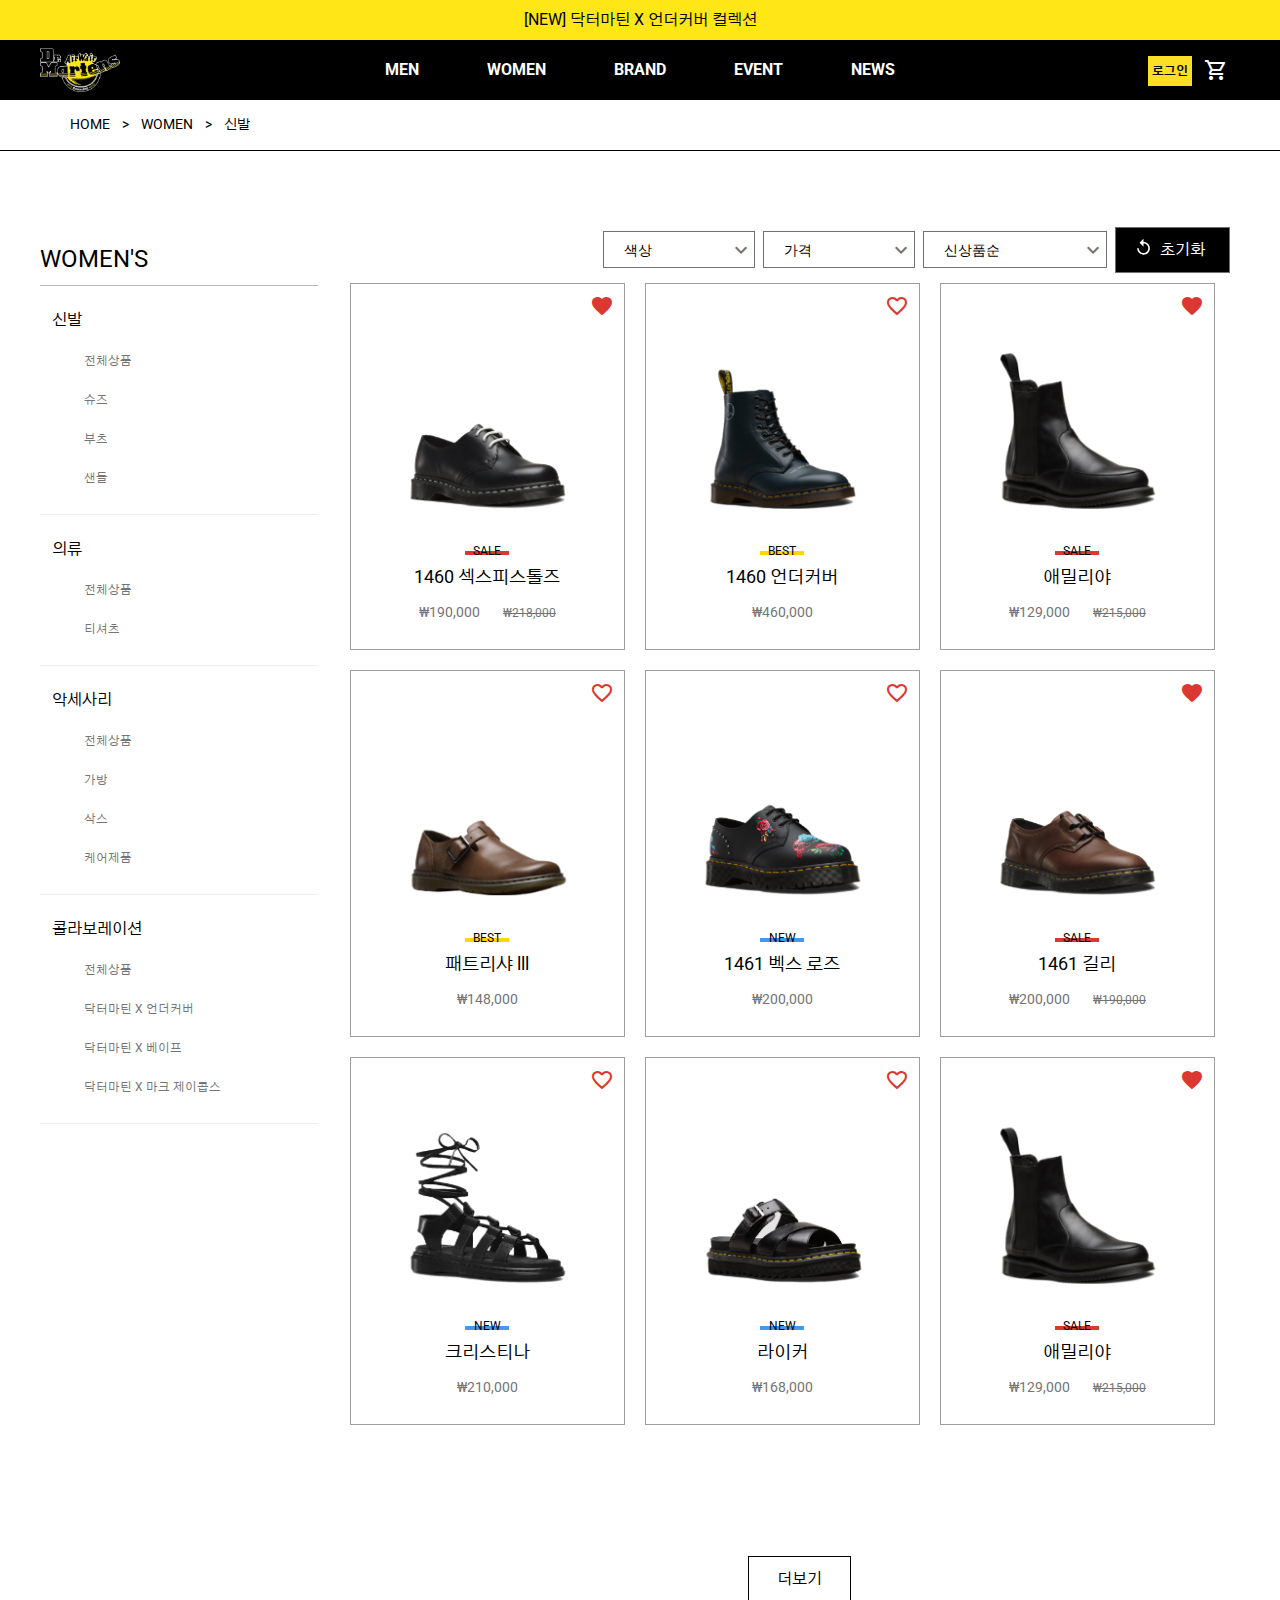
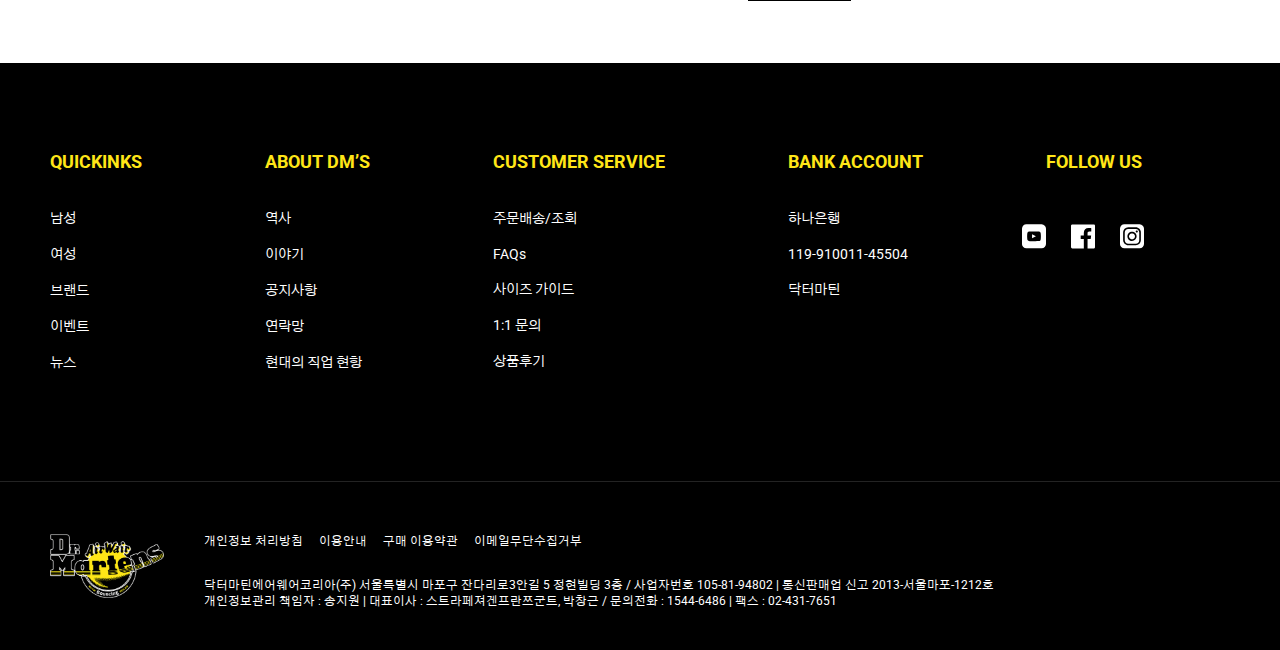
<file: Drmartens_list.html>
<!DOCTYPE html>
<html>
    <head>
        <meta charset="utf-8">
        <!-- Viewport -->
        <meta name="viewport" content="width=device-width,initial-scale=1">
        <!-- Material Icons -->
        <link href="https://fonts.googleapis.com/css?family=Material+Icons|Material+Icons+Outlined|Material+Icons+Two+Tone|Material+Icons+Round|Material+Icons+Sharp" rel="stylesheet">
        <!-- Font -->
        <link href="https://fonts.googleapis.com/css?family=Gothic+A1:400,700|Roboto:400,700&display=swap" rel="stylesheet">
        <!-- css -->
        <link rel="stylesheet" href="./Drmartens.css">
    </head>
    <script type="text/javascript" src="./js/jquery.js"></script>
    <script type="text/javascript"></script>
    <script>
        //Mobile nav 
        $(function(){
            $(".m__view_headline").click(function(e){
                e.preventDefault();
                $(".side__nav").show(500);
            });
            $(".close__btn"). click(function(){
                $(".side__nav").hide(500);
            });
        });

        //Mobile LoginModal
        $(function(){
            $(".login_btn").click(function(){
                $(".LoginModal__wrap").show();
            });
        });
        $(function(){
            $(".LoginModal__close__btn").click(function(){
                $(".LoginModal__wrap").css("display", "none");
            });
        });
        
        //desktop LoginModal
        $(function(){
            $(".nav__list2").click(function(){
                $(".LoginModal__wrap").show();
            });
        });
        $(function(){
            $(".LoginModal__close__btn").click(function(){
                $(".LoginModal__wrap").css("display", "none");
            });
        });
        
        //베스트셀러 탭 메뉴
        
        $(".womens__items").eq(0).show();
        $(function(){
            $(".best__btn--item").click(function(e){
                e.preventDefault();
                var targer = $(this);
                var index = targer.index();
                $(".best__btn--item").removeClass("active");
                targer.addClass("active");
                $(".womens__items").css("display","none");
                $(".womens__items").eq(index).css("display","block");
            })
        });
        
        
        //Mobile nav Accordion 
        $(function(){
            $(".side__nav--list").click(function(){
                $(this).next("div").slideToggle();
                $(this).next().siblings(".side__nav--content").slideUp();
            })
        })
        
        //Footer Accordion
        $(function(){
            $(".footer__nav--list").click(function(){
                $(this).next("div").slideToggle();
                $(this).next().siblings(".footer__list--contents").slideUp();
            })
        })
    </script>
    <body>
        <!-- LoginModal -->
        <div class="LoginModal__wrap">
            <div class="LoginModal">
                <div class="LoginModal__close__btn">
                    <i class="material-icons">clear</i>
                </div>
                <div class="Login_top">
                    <h3 class="Login_text">로그인</h3>
                    <input type="text" placeholder="아이디" class="Login_id">
                    <input type="text" placeholder="비밀번호" class="Login_pw">
                    <label>
                        <input type="checkbox" class="Login_ck">
                        <span class="Login_remember">아이디 자동저장</span>
                        <span class="Login_find">아이디/비밀번호찾기</span>
                        <input type="text" value="로그인" class="Login_form_btn">
                    </label>
                </div>
                <div class="Login_bottom">
                    <h3 class="Login_text">비회원 주문조회</h3>
                    <input type="text" placeholder="주문번호" class="Login_id">
                    <input type="text" placeholder="이메일" class="Login_pw">
                    <label>
                        <input type="text" value="비회원 주문조회" class="Login_form_btn">
                    </label>
                </div>
            </div>
        </div>
        <!-- Mobile Header -->
        <header class="mobile__header">
            <div class="m__header--top">
                <p class="m__top--text">[NEW] 닥터마틴 X 언더커버 컬렉션</p>
            </div>
            <div class="m__header--bottom">
                <a href="" class="m__view_headline">
                    <i class="material-icons">view_headline</i>   
                </a>
                <a href="./index.html" class="m__header--logo">
                    <img src="./DRimg/logo1.png" alt="" class="m__logo">
                </a>
                <span class="login_btn">로그인</span>
                <a href="" class="m__shopping_cart">
                    <i class="material-icons-outlined">shopping_cart</i>
                </a>
            </div> 
        </header> 
        <div class="side__nav">
           <div class="side__nav--list2">
                <div class="side__nav--list--person">
                    <i class="material-icons">person_outline</i>
                </div>
                <p class="side__nav--icon--font">로그인</p>
                <div class="close__btn">
                    <i class="material-icons">clear</i>
                </div>
           </div>
           <div class="side__nav--list">
                <p class="side__nav--font">MEN</p>
                <div class="side__nav--list--icon">
                    <i class="material-icons">navigate_next</i>
                </div>
           </div>
           <div class="side__nav--content" style="display: none">
                <a href="./Drmartens_list.html"><p>전체상품</p></a>
                <a href="./Drmartens_list.html"><p>신발</p></a>
                <a href="./Drmartens_list.html"><p>의류</p></a>
                <a href="./Drmartens_list.html"><p>악세사리</p></a>
           </div>
           <div class="side__nav--list">
                <p class="side__nav--font">WOMEN</p>
                <div class="side__nav--list--icon">
                    <i class="material-icons">navigate_next</i>
                </div>
           </div>
           <div class="side__nav--content" style="display: none">
                <a href="./Drmartens_list.html"><p>전체상품</p></a>
                <a href="./Drmartens_list.html"><p>신발</p></a>
                <a href="./Drmartens_list.html"><p>의류</p></a>
                <a href="./Drmartens_list.html"><p>악세서리</p></a>
           </div>
           <div class="side__nav--list">
                <p class="side__nav--font">BRAND</p>
                <div class="side__nav--list--icon">
                    <i class="material-icons">navigate_next</i>
                </div>
           </div>
           <div class="side__nav--content" style="display: none">
                <a href="./Drmartens_list.html"><p>전체상품</p></a>
                <a href="./Drmartens_list.html"><p>닥터마틴 X 언더커버</p></a>
                <a href="./Drmartens_list.html"><p>닥터마틴 X 베이프</p></a>
                <a href="./Drmartens_list.html"><p>닥터마틴 X 마크 제이콥스</p></a>
           </div>
           <div class="side__nav--list">
                <p class="side__nav--font">EVENT</p>
                <div class="side__nav--list--icon">
                    <i class="material-icons">navigate_next</i>
                </div>
           </div>
           <div class="side__nav--content" style="display: none">
                <a href="./Drmartens_list.html"><p>EVENT</p></a>
           </div>
           <div class="side__nav--list">
                <p class="side__nav--font">NEWS</p>
                <div class="side__nav--list--icon">
                    <i class="material-icons">navigate_next</i>
                </div>
           </div>
           <div class="side__nav--content" style="display: none">
                <a href="./Drmartens_list.html"><p>NEWS</p></a>
           </div>
           <div class="side__nav--list2">
                <p class="side__nav--font">검색</p>
                <div class="side__nav--list--icon">
                    <i class="material-icons">search</i>
                </div>
           </div>
           <div class="side__nav--list2">
                <p class="side__nav--font">FAQ</p>
           </div>
           <div class="side__nav--list2">
                <p class="side__nav--font">고객지원센터</p>
           </div>
           <div class="side__nav--list2">
                <p class="side__nav--font">매장찾기</p>
           </div>
        </div>  
       
        <!-- Desktop Header -->
        <header class="header">
            <div class="header__top">
                <a href="#" class="header__top--text">[NEW] 닥터마틴 X 언더커버 컬렉션</a>
            </div>
            <div class="header__bottom">
                <a href="./index.html" class="header__bottom--logo">
                    <img src="./DRimg/logo1.png" alt="" class="bottom__logo--img">
                </a>
                <ul class="nav__main">
                    <li class="nav__list"><a href="./Drmartens_list.html" class="nav__list--btn">MEN</a></li>
                    <li class="nav__list"><a href="./Drmartens_list.html" class="nav__list--btn">WOMEN</a></li>
                    <li class="nav__list"><a href="./Drmartens_list.html" class="nav__list--btn">BRAND</a></li>
                    <li class="nav__list"><a href="./Drmartens_list.html" class="nav__list--btn">EVENT</a></li>
                    <li class="nav__list"><a href="./Drmartens_list.html" class="nav__list--btn">NEWS</a></li>
                </ul>
                <ul class="nav__sub">
                    <!-- <li class="nav__list2"><a href="#" class="nav__list--slash">로그인</a></li>
                    <li class="nav__list2"><a href="#" class="nav__list--slash">회원가입</a></li> -->
                    <li class="nav__list2"><a href="#">로그인</a></li>
                    <a href="#" class="d__search">
                        <i class="material-icons-outlined">shopping_cart</i>
                    </a>
                </ul>
            </div>
        </header>
        
        <!--TopSection-->
        <div class="section--wrap">
            <div class="section">
                <ul class="section--font">
                    <li class="section--font__list"><a href="#" class="font--list__font">HOME</a></li>
                    <li class="section--font__list"><a href="#" class="font--list__font">WOMEN</a></li>
                    <li class="section--font__list2"><a href="#" class="font--list__font">신발</a></li>
                </ul> 
            </div>  
        </div> 
        
        <!--Search-->
        <div class="search">
            <div class="search--wrap">
                <div class="search--box__list">
                    <select class="search__color">
                        <option class="search__color--text">색상</option>
                        <option class="search__color--text">레드</option>
                        <option class="search__color--text">옐로우</option>
                        <option class="search__color--text">그린</option>
                        <option class="search__color--text">블루</option>
                        <option class="search__color--text">브라운</option>
                        <option class="search__color--text">화이트</option>
                        <option class="search__color--text">블랙</option>
                    </select>
                    <span class="search--drop">
                        <i class="material-icons">expand_more</i>
                    </span>
                </div>
                <div class="search--box__list">
                    <select class="search__color">
                        <option class="search__color--text">가격</option>
                        <option class="search__color--text">10만원 미만</option>
                        <option class="search__color--text">10만원 ~ 20만원</option>
                        <option class="search__color--text">20만원 ~ 30만원</option>
                        <option class="search__color--text">30만원 ~ 40만원</option>
                        <option class="search__color--text">40만원 이상</option>
                    </select>
                    <span class="search--drop">
                        <i class="material-icons">expand_more</i>
                    </span>
                </div>	
                <div class="search--box__list3">
                    <select class="search__color">
                        <option class="search__color--text">신상품순</option>
                        <option class="search__color--text">할인율</option>
                        <option class="search__color--text">판매순</option>
                        <option class="search__color--text">낮은가격순</option>
                        <option class="search__color--text">높은가격순</option>
                        <option class="search__color--text">상품평순</option>
                    </select>
                    <span class="search--drop">
                        <i class="material-icons">expand_more</i>
                    </span>
                </div>	
                <div class="search--box__list4">
                    <span class="search--refresh"><img src="./DRimg/refresh.png" alt="" class=""></span>
                    <span class="search--title">초기화</span>  
                </div>			
            </div>
        </div>
        
        <!--Women Product List-->
        <section class="women--product">
            <section class="section--filter">
                <div class="section--filter__a">
                    <h3 class="filter--title">WOMEN'S</h3>
                    <div class="sub--wrap">
                        <p class="filter--sub">신발</p>
                        <ul class="sub--text">
                            <li class="sub--text__list"><a href="#">전체상품</a></li>
                            <li class="sub--text__list"><a href="#">슈즈</a></li>
                            <li class="sub--text__list"><a href="#">부츠</a></li>
                            <li class="sub--text__list"><a href="#">샌들</a></li>
                        </ul>
                    </div>
                    <div class="sub--wrap">
                        <p class="filter--sub">의류</p>
                        <ul class="sub--text">
                            <li class="sub--text__list"><a href="#">전체상품</a></li>
                            <li class="sub--text__list"><a href="#">티셔츠</a></li>
                        </ul>
                    </div>
                    <div class="sub--wrap">
                        <p class="filter--sub">악세사리</p>
                        <ul class="sub--text">
                            <li class="sub--text__list"><a href="#">전체상품</a></li>
                            <li class="sub--text__list"><a href="#">가방</a></li>
                            <li class="sub--text__list"><a href="#">삭스</a></li>
                            <li class="sub--text__list"><a href="#">케어제품</a></li>
                        </ul>
                    </div><div class="sub--wrap">
                        <p class="filter--sub">콜라보레이션</p>
                        <ul class="sub--text">
                            <li class="sub--text__list"><a href="#">전체상품</a></li>
                            <li class="sub--text__list"><a href="#">닥터마틴 X 언더커버</a></li>
                            <li class="sub--text__list"><a href="#">닥터마틴 X 베이프</a></li>
                            <li class="sub--text__list"><a href="#">닥터마틴 X 마크 제이콥스</a></li>
                        </ul>
                    </div>
                </div>
            </section>
            
            <!-- Mobile Women tap -->
            <div class="women__filter--text">
                <a href="" class="women__filter--text--link">필터</a>
            </div>
            <section class="women__wrap">
                <div class="women__tap">
                    <ul class="women__btn">
                        <li class="best__btn--item active">
                            <a href=""><span>ALL</span></a>
                        </li>
                        <li class="best__btn--item">
                            <a href=""><span class="best__btn--item--text">부츠</span></a>
                        </li>
                        <li class="best__btn--item">
                            <a href=""><span class="best__btn--item--text">샌들</span></a>
                        </li>
                        <li class="best__btn--item">
                            <a href=""><span class="best__btn--item--text">슈즈</span></a>
                        </li>
                    </ul>
                </div>
            </section>
            
            <!-- Women Product -->
            <section class="womens__wrap">
                <ul class="womens__items womens--active__items">
                    <li class="womens__item--list">
                        <div class="best__item--group">
                            <a href="./Drmartens_detail.html" class="best__item--link">
                                <img src="./DRimg/best_item1.png" alt="">
                                <div class="best__item--texts">
                                    <div class="item__top--warp">
                                        <p class="item__top--text">SALE</p>
                                        <p class="item__top--bar--s"></p>
                                    </div>
                                    <p class="item__title--text">1460 섹스피스톨즈</p>
                                    <div class="prices">
                                        <span class="best__price">₩190,000 </span>
                                        <span class="best__sale--price">₩218,000 </span>
                                    </div>
                                    <i class="material-icons">favorite</i>
                                </div>
                            </a>
                        </div>   
                    </li>
                    <li class="womens__item--list">
                        <div class="best__item--group">
                            <a href="" class="best__item--link">
                                <img src="./DRimg/best_item2.png" alt="">
                                <div class="best__item--texts">
                                    <div class="item__top--warp">
                                        <p class="item__top--text">BEST</p>
                                        <p class="item__top--bar--b"></p>
                                    </div>
                                    <p class="item__title--text">1460 언더커버</p>
                                    <div class="prices">
                                        <span class="best__price">₩460,000 </span>
                                    </div>
                                    <i class="material-icons">favorite_border</i>
                                </div>
                            </a>
                        </div>   
                    </li>
                    <li class="womens__item--list">
                        <div class="best__item--group">
                            <a href="" class="best__item--link">
                                <img src="./DRimg/best_item3.png" alt="">
                                <div class="best__item--texts">
                                    <div class="item__top--warp">
                                        <p class="item__top--text">SALE</p>
                                        <p class="item__top--bar--s"></p>
                                    </div>
                                    <p class="item__title--text">애밀리야</p>
                                    <div class="prices">
                                        <span class="best__price">₩129,000 </span>
                                        <span class="best__sale--price">₩215,000 </span>
                                    </div>
                                    <i class="material-icons">favorite</i>
                                </div>
                            </a>
                        </div>   
                    </li>
                    <li class="womens__item--list">
                        <div class="best__item--group">
                            <a href="" class="best__item--link">
                                <img src="./DRimg/best_item4.png" alt="">
                                <div class="best__item--texts">
                                    <div class="item__top--warp">
                                        <p class="item__top--text">BEST</p>
                                        <p class="item__top--bar--b"></p>
                                    </div>
                                    <p class="item__title--text">패트리샤 lll</p>
                                    <div class="prices">
                                        <span class="best__price">₩148,000 </span>
                                    </div>
                                    <i class="material-icons">favorite_border</i>
                                </div>
                            </a>
                        </div>   
                    </li>
                    <li class="womens__item--list">
                        <div class="best__item--group">
                            <a href="" class="best__item--link">
                                <img src="./DRimg/best_item5.png" alt="">
                                <div class="best__item--texts">
                                    <div class="item__top--warp">
                                        <p class="item__top--text">NEW</p>
                                        <p class="item__top--bar--n"></p>
                                    </div>
                                    <p class="item__title--text">1461 벡스 로즈</p>
                                    <div class="prices">
                                        <span class="best__price">₩200,000 </span>
                                    </div>
                                    <i class="material-icons">favorite_border</i>
                                </div>
                            </a>
                        </div>   
                    </li>
                    <li class="womens__item--list">
                        <div class="best__item--group">
                            <a href="" class="best__item--link">
                                <img src="./DRimg/best_item6.png" alt="">
                                <div class="best__item--texts">
                                    <div class="item__top--warp">
                                        <p class="item__top--text">SALE</p>
                                        <p class="item__top--bar--s"></p>
                                    </div>
                                    <p class="item__title--text">1461 길리</p>
                                    <div class="prices">
                                        <span class="best__price">₩200,000 </span>
                                        <span class="best__sale--price">₩190,000 </span>
                                    </div>
                                    <i class="material-icons">favorite</i>
                                </div>
                            </a>
                        </div>   
                    </li>
                    <li class="womens__item--list">
                        <div class="best__item--group">
                            <a href="" class="best__item--link">
                                <img src="./DRimg/best_item7.png" alt="">
                                <div class="best__item--texts">
                                    <div class="item__top--warp">
                                        <p class="item__top--text">NEW</p>
                                        <p class="item__top--bar--n"></p>
                                    </div>
                                    <p class="item__title--text">크리스티나</p>
                                    <div class="prices">
                                        <span class="best__price">₩210,000 </span>
                                    </div>
                                    <i class="material-icons">favorite_border</i>
                                </div>
                            </a>
                        </div>   
                    </li>
                    <li class="womens__item--list">
                        <div class="best__item--group">
                            <a href="" class="best__item--link">
                                <img src="./DRimg/best_item8.png" alt="">
                                <div class="best__item--texts">
                                    <div class="item__top--warp">
                                        <p class="item__top--text">NEW</p>
                                        <p class="item__top--bar--n"></p>
                                    </div>
                                    <p class="item__title--text">라이커</p>
                                    <div class="prices">
                                        <span class="best__price">₩168,000 </span>
                                    </div>
                                    <i class="material-icons">favorite_border</i>
                                </div>
                            </a>
                        </div>   
                    </li>
                    <li class="womens__item--list--last">
                        <div class="best__item--group">
                            <a href="" class="best__item--link">
                                <img src="./DRimg/best_item3.png" alt="">
                                <div class="best__item--texts">
                                    <div class="item__top--warp">
                                        <p class="item__top--text">SALE</p>
                                        <p class="item__top--bar--s"></p>
                                    </div>
                                    <p class="item__title--text">애밀리야</p>
                                    <div class="prices">
                                        <span class="best__price">₩129,000 </span>
                                        <span class="best__sale--price">₩215,000 </span>
                                    </div>
                                    <i class="material-icons">favorite</i>
                                </div>
                            </a>
                        </div>   
                    </li>
                </ul>
                <ul class="womens__items">
                    <li class="womens__item--list">
                        <div class="best__item--group">
                            <a href="./Drmartens_detail.html" class="best__item--link">
                                <img src="./DRimg/best_item15.png" alt="">
                                <div class="best__item--texts">
                                    <div class="item__top--warp">
                                        <p class="item__top--text">NEW</p>
                                        <p class="item__top--bar--n"></p>
                                    </div>
                                    <p class="item__title--text">원콕스</p>
                                    <div class="prices">
                                        <span class="best__price">₩240,000 </span>
                                    </div>
                                    <i class="material-icons">favorite</i>
                                </div>
                            </a>
                        </div>   
                    </li>
                    <li class="womens__item--list">
                        <div class="best__item--group">
                            <a href="" class="best__item--link">
                                <img src="./DRimg/best_item2.png" alt="">
                                <div class="best__item--texts">
                                    <div class="item__top--warp">
                                        <p class="item__top--text">BEST</p>
                                        <p class="item__top--bar--b"></p>
                                    </div>
                                    <p class="item__title--text">1460 언더커버</p>
                                    <div class="prices">
                                        <span class="best__price">₩460,000 </span>
                                    </div>
                                    <i class="material-icons">favorite_border</i>
                                </div>
                            </a>
                        </div>   
                    </li>
                    <li class="womens__item--list">
                        <div class="best__item--group">
                            <a href="" class="best__item--link">
                                <img src="./DRimg/best_item3.png" alt="">
                                <div class="best__item--texts">
                                    <div class="item__top--warp">
                                        <p class="item__top--text">SALE</p>
                                        <p class="item__top--bar--s"></p>
                                    </div>
                                    <p class="item__title--text">애밀리야</p>
                                    <div class="prices">
                                        <span class="best__price">₩129,000 </span>
                                        <span class="best__sale--price">₩215,000 </span>
                                    </div>
                                    <i class="material-icons">favorite</i>
                                </div>
                            </a>
                        </div>   
                    </li>
                    <li class="womens__item--list">
                        <div class="best__item--group">
                            <a href="" class="best__item--link">
                                <img src="./DRimg/best_item16.png" alt="">
                                <div class="best__item--texts">
                                    <div class="item__top--warp">
                                        <p class="item__top--text">NEW</p>
                                        <p class="item__top--bar--n"></p>
                                    </div>
                                    <p class="item__title--text">플로라</p>
                                    <div class="prices">
                                        <span class="best__price">₩180,000 </span>
                                    </div>
                                    <i class="material-icons">favorite</i>
                                </div>
                            </a>
                        </div>   
                    </li>
                    <li class="womens__item--list">
                        <div class="best__item--group">
                            <a href="" class="best__item--link">
                                <img src="./DRimg/best_item17.png" alt="">
                                <div class="best__item--texts">
                                    <div class="item__top--warp">
                                        <p class="item__top--text">NEW</p>
                                        <p class="item__top--bar--n"></p>
                                    </div>
                                    <p class="item__title--text">2976 첼시 스무스</p>
                                    <div class="prices">
                                        <span class="best__price">₩240,000 </span>
                                    </div>
                                    <i class="material-icons">favorite</i>
                                </div>
                            </a>
                        </div>   
                    </li>
                    <li class="womens__item--list">
                        <div class="best__item--group">
                            <a href="" class="best__item--link">
                                <img src="./DRimg/best_item18.png" alt="">
                                <div class="best__item--texts">
                                    <div class="item__top--warp">
                                        <p class="item__top--text">BEST</p>
                                        <p class="item__top--bar--b"></p>
                                    </div>
                                    <p class="item__title--text">1490 버지니아</p>
                                    <div class="prices">
                                        <span class="best__price">₩240,000 </span>
                                    </div>
                                    <i class="material-icons">favorite</i>
                                </div>
                            </a>
                        </div>   
                    </li>
                    <li class="womens__item--list">
                        <div class="best__item--group">
                            <a href="" class="best__item--link">
                                <img src="./DRimg/best_item19.png" alt="">
                                <div class="best__item--texts">
                                    <div class="item__top--warp">
                                        <p class="item__top--text">SALE</p>
                                        <p class="item__top--bar--s"></p>
                                    </div>
                                    <p class="item__title--text">2976 모노</p>
                                    <div class="prices">
                                        <span class="best__price">₩240,000 </span>
                                        <span class="best__sale--price">₩215,000 </span>
                                    </div>
                                    <i class="material-icons">favorite_border</i>
                                </div>
                            </a>
                        </div>   
                    </li>
                    <li class="womens__item--list">
                        <div class="best__item--group">
                            <a href="" class="best__item--link">
                                <img src="./DRimg/best_item20.png" alt="">
                                <div class="best__item--texts">
                                    <div class="item__top--warp">
                                        <p class="item__top--text">SALE</p>
                                        <p class="item__top--bar--s"></p>
                                    </div>
                                    <p class="item__title--text">1460 모노</p>
                                    <div class="prices">
                                        <span class="best__price">₩210,000 </span>
                                        <span class="best__sale--price">₩195,000 </span>
                                    </div>
                                    <i class="material-icons">favorite_border</i>
                                </div>
                            </a>
                        </div>   
                    </li>
                </ul>
                <ul class="womens__items">
                    <li class="womens__item--list">
                        <div class="best__item--group">
                            <a href="" class="best__item--link">
                                <img src="./DRimg/best_item13.png" alt="">
                                <div class="best__item--texts">
                                    <div class="item__top--warp">
                                        <p class="item__top--text">NEW</p>
                                        <p class="item__top--bar--n"></p>
                                    </div>
                                    <p class="item__title--text">크리스티나</p>
                                    <div class="prices">
                                        <span class="best__price">₩210,000 </span>
                                    </div>
                                    <i class="material-icons">favorite_border</i>
                                </div>
                            </a>
                        </div>   
                    </li>
                    <li class="womens__item--list">
                        <div class="best__item--group">
                            <a href="" class="best__item--link">
                                <img src="./DRimg/best_item14.png" alt="">
                                <div class="best__item--texts">
                                    <div class="item__top--warp">
                                        <p class="item__top--text">NEW</p>
                                        <p class="item__top--bar--n"></p>
                                    </div>
                                    <p class="item__title--text">라이커</p>
                                    <div class="prices">
                                        <span class="best__price">₩168,000 </span>
                                    </div>
                                    <i class="material-icons">favorite_border</i>
                                </div>
                            </a>
                        </div>   
                    </li>
                    <li class="womens__item--list">
                        <div class="best__item--group">
                            <a href="" class="best__item--link">
                                <img src="./DRimg/best_item9.png" alt="">
                                <div class="best__item--texts">
                                    <div class="item__top--warp">
                                        <p class="item__top--text">NEW</p>
                                        <p class="item__top--bar--n"></p>
                                    </div>
                                    <p class="item__title--text">브레드필드</p>
                                    <div class="prices">
                                        <span class="best__price">₩180,000 </span>
                                    </div>
                                    <i class="material-icons">favorite</i>
                                </div>
                            </a>
                        </div>   
                    </li>
                    <li class="womens__item--list">
                        <div class="best__item--group">
                            <a href="" class="best__item--link">
                                <img src="./DRimg/best_item10.png" alt="">
                                <div class="best__item--texts">
                                    <div class="item__top--warp">
                                        <p class="item__top--text">NEW</p>
                                        <p class="item__top--bar--n"></p>
                                    </div>
                                    <p class="item__title--text">마일즈l</p>
                                    <div class="prices">
                                        <span class="best__price">₩170,000 </span>
                                    </div>
                                    <i class="material-icons">favorite_border</i>
                                </div>
                            </a>
                        </div>   
                    </li>
                    <li class="womens__item--list">
                        <div class="best__item--group">
                            <a href="" class="best__item--link">
                                <img src="./DRimg/best_item11.png" alt="">
                                <div class="best__item--texts">
                                    <div class="item__top--warp">
                                        <p class="item__top--text">NEW</p>
                                        <p class="item__top--bar--n"></p>
                                    </div>
                                    <p class="item__title--text">플치</p>
                                    <div class="prices">
                                        <span class="best__price">₩79,000 </span>
                                    </div>
                                    <i class="material-icons">favorite</i>
                                </div>
                            </a>
                        </div>   
                    </li>
                    <li class="womens__item--list">
                        <div class="best__item--group">
                            <a href="" class="best__item--link">
                                <img src="./DRimg/best_item12.png" alt="">
                                <div class="best__item--texts">
                                    <div class="item__top--warp">
                                        <p class="item__top--text">SALE</p>
                                        <p class="item__top--bar--s"></p>
                                    </div>
                                    <p class="item__title--text">클라리사 II</p>
                                    <div class="prices">
                                        <span class="best__price">₩170,000 </span>
                                        <span class="best__sale--price">₩150,000 </span>
                                    </div>
                                    <i class="material-icons">favorite</i>
                                </div>
                            </a>
                        </div>   
                    </li>
                    <li class="womens__item--list">
                        <div class="best__item--group">
                            <a href="" class="best__item--link">
                                <img src="./DRimg/best_item13.png" alt="">
                                <div class="best__item--texts">
                                    <div class="item__top--warp">
                                        <p class="item__top--text">NEW</p>
                                        <p class="item__top--bar--n"></p>
                                    </div>
                                    <p class="item__title--text">그리폰</p>
                                    <div class="prices">
                                        <span class="best__price">₩190,000 </span>
                                    </div>
                                    <i class="material-icons">favorite</i>
                                </div>
                            </a>
                        </div>   
                    </li>
                    <li class="womens__item--list">
                        <div class="best__item--group">
                            <a href="" class="best__item--link">
                                <img src="./DRimg/best_item14.png" alt="">
                                <div class="best__item--texts">
                                    <div class="item__top--warp">
                                        <p class="item__top--text">best</p>
                                        <p class="item__top--bar--b"></p>
                                    </div>
                                    <p class="item__title--text">솔로몬</p>
                                    <div class="prices">
                                        <span class="best__price">₩190,000 </span>
                                    </div>
                                    <i class="material-icons">favorite_border</i>
                                </div>
                            </a>
                        </div>   
                    </li>
                </ul>
                <ul class="womens__items">
                    <li class="womens__item--list">
                        <div class="best__item--group">
                            <a href="./Drmartens_detail.html" class="best__item--link">
                                <img src="./DRimg/best_item1.png" alt="">
                                <div class="best__item--texts">
                                    <div class="item__top--warp">
                                        <p class="item__top--text">SALE</p>
                                        <p class="item__top--bar--s"></p>
                                    </div>
                                    <p class="item__title--text">1460 섹스피스톨즈</p>
                                    <div class="prices">
                                        <span class="best__price">₩190,000 </span>
                                        <span class="best__sale--price">₩218,000 </span>
                                    </div>
                                    <i class="material-icons">favorite</i>
                                </div>
                            </a>
                        </div>   
                    </li>
                    <li class="womens__item--list">
                        <div class="best__item--group">
                            <a href="" class="best__item--link">
                                <img src="./DRimg/best_item2.png" alt="">
                                <div class="best__item--texts">
                                    <div class="item__top--warp">
                                        <p class="item__top--text">BEST</p>
                                        <p class="item__top--bar--b"></p>
                                    </div>
                                    <p class="item__title--text">1460 언더커버</p>
                                    <div class="prices">
                                        <span class="best__price">₩460,000 </span>
                                    </div>
                                    <i class="material-icons">favorite_border</i>
                                </div>
                            </a>
                        </div>   
                    </li>
                    <li class="womens__item--list">
                        <div class="best__item--group">
                            <a href="" class="best__item--link">
                                <img src="./DRimg/best_item3.png" alt="">
                                <div class="best__item--texts">
                                    <div class="item__top--warp">
                                        <p class="item__top--text">SALE</p>
                                        <p class="item__top--bar--s"></p>
                                    </div>
                                    <p class="item__title--text">애밀리야</p>
                                    <div class="prices">
                                        <span class="best__price">₩129,000 </span>
                                        <span class="best__sale--price">₩215,000 </span>
                                    </div>
                                    <i class="material-icons">favorite</i>
                                </div>
                            </a>
                        </div>   
                    </li>
                    <li class="womens__item--list">
                        <div class="best__item--group">
                            <a href="" class="best__item--link">
                                <img src="./DRimg/best_item4.png" alt="">
                                <div class="best__item--texts">
                                    <div class="item__top--warp">
                                        <p class="item__top--text">BEST</p>
                                        <p class="item__top--bar--b"></p>
                                    </div>
                                    <p class="item__title--text">패트리샤 lll</p>
                                    <div class="prices">
                                        <span class="best__price">₩148,000 </span>
                                    </div>
                                    <i class="material-icons">favorite_border</i>
                                </div>
                            </a>
                        </div>   
                    </li>
                    <li class="womens__item--list">
                        <div class="best__item--group">
                            <a href="" class="best__item--link">
                                <img src="./DRimg/best_item5.png" alt="">
                                <div class="best__item--texts">
                                    <div class="item__top--warp">
                                        <p class="item__top--text">NEW</p>
                                        <p class="item__top--bar--n"></p>
                                    </div>
                                    <p class="item__title--text">1461 벡스 로즈</p>
                                    <div class="prices">
                                        <span class="best__price">₩200,000 </span>
                                    </div>
                                    <i class="material-icons">favorite_border</i>
                                </div>
                            </a>
                        </div>   
                    </li>
                    <li class="womens__item--list">
                        <div class="best__item--group">
                            <a href="" class="best__item--link">
                                <img src="./DRimg/best_item6.png" alt="">
                                <div class="best__item--texts">
                                    <div class="item__top--warp">
                                        <p class="item__top--text">SALE</p>
                                        <p class="item__top--bar--s"></p>
                                    </div>
                                    <p class="item__title--text">1461 길리</p>
                                    <div class="prices">
                                        <span class="best__price">₩200,000 </span>
                                        <span class="best__sale--price">₩190,000 </span>
                                    </div>
                                    <i class="material-icons">favorite</i>
                                </div>
                            </a>
                        </div>   
                    </li>
                    <li class="womens__item--list">
                        <div class="best__item--group">
                            <a href="" class="best__item--link">
                                <img src="./DRimg/best_item7.png" alt="">
                                <div class="best__item--texts">
                                    <div class="item__top--warp">
                                        <p class="item__top--text">NEW</p>
                                        <p class="item__top--bar--n"></p>
                                    </div>
                                    <p class="item__title--text">크리스티나</p>
                                    <div class="prices">
                                        <span class="best__price">₩210,000 </span>
                                    </div>
                                    <i class="material-icons">favorite_border</i>
                                </div>
                            </a>
                        </div>   
                    </li>
                    <li class="womens__item--list">
                        <div class="best__item--group">
                            <a href="" class="best__item--link">
                                <img src="./DRimg/best_item8.png" alt="">
                                <div class="best__item--texts">
                                    <div class="item__top--warp">
                                        <p class="item__top--text">NEW</p>
                                        <p class="item__top--bar--n"></p>
                                    </div>
                                    <p class="item__title--text">라이커</p>
                                    <div class="prices">
                                        <span class="best__price">₩168,000 </span>
                                    </div>
                                    <i class="material-icons">favorite_border</i>
                                </div>
                            </a>
                        </div>   
                    </li>
                </ul>
                
                <div class="listpage__more">
                    <a href="#" class="listpage__btn--more">더보기</a>
                </div>
            </section>
            <div class="best__dots">
                <span class="best__dot active"></span>
                <span class="best__dot"></span>
                <span class="best__dot"></span>
                <span class="best__dot"></span>
           </div> 
        </section>
        
        <!-- Mobile Footer -->
        <footer class="footer__mobile">
            <div class="footer__nav">
                <div class="footer__nav--list">
                    <p class="footer__list--text">QUICKINKS</p>
                    <div class="footer__list--icon">
                        <i class="material-icons">keyboard_arrow_right</i>
                    </div>
                </div>
                <div class="footer__list--contents" style="display: none">
                    <p>남성</p>
                    <p>여성</p>
                    <p>브랜드</p>
                    <p>이벤트</p>
                    <p>뉴스</p>
                </div>
                <div class="footer__nav--list" >
                    <p class="footer__list--text">ABOUT DM’S</p>
                    <div class="footer__list--icon">
                        <i class="material-icons">keyboard_arrow_right</i>
                    </div>
                </div>
                <div class="footer__list--contents" style="display: none">
                    <p>역사</p>
                    <p>이야기</p>
                    <p>공지사항</p>
                    <p>연락망</p>
                    <p>현대의 직업 현황</p>
                </div>
                <div class="footer__nav--list">
                    <p class="footer__list--text">CUSTOMER SERVICE</p>
                    <div class="footer__list--icon">
                        <i class="material-icons">keyboard_arrow_right</i>
                    </div>
                </div>
                <div class="footer__list--contents" style="display: none">
                    <p>주문배송/조회</p>
                    <p>FAQs</p>
                    <p>사이즈 가이드</p>
                    <p>1:1 문의</p>
                    <p>상품후기</p>
                </div>
                <div class="footer__nav--list">
                    <p class="footer__list--text">BANK ACCOUNT</p>
                    <div class="footer__list--icon">
                        <i class="material-icons">keyboard_arrow_right</i>
                    </div>
                </div>
                <div class="footer__list--contents" style="display: none">
                    <p>하나은행</p>
                    <p>119-910011-45504</p>
                    <p>닥터마틴</p>
                </div>
                <div class="footer__nav--list">
                    <p class="footer__list--text">FOLLOW US</p>
                    <div class="footer__list--icon">
                        <i class="material-icons">keyboard_arrow_right</i>
                    </div>
                </div>
                <div class="footer__list--contents" style="display: none">
                    <p>유튜브 (YouTube)</p>
                    <p>페이스북 (Facebook)</p>
                    <p>인스타그램 (Instagram)</p>
                </div>
            </div>
            <div class="footer__bottom">
                <div class="footer__bottom--title">
                    <a href="" class="footer__bottom--title--text">개인정보 처리방침</a>
                    <a href="" class="footer__bottom--title--text">이용안내</a>
                    <a href="" class="footer__bottom--title--text">구매 이용약관</a>
                    <a href="" class="footer__bottom--title--text">이메일무단 수집거부</a>
                    <p class="footer__sub--title--text">
                        닥터마틴에어웨어코리아(주) 서울특별시 마포구 잔다리로3안길 
                        5 정현빌딩 3층 
                        사업자번호<br>105-81-94802 | 통신판매업 신고 2013-서
                        울마포-1212호 / 개인정보관리 책임자 : 송지원 | 대표이사 : 스트
                        라페져겐프란쯔군트, 박창근 
                        <br>문의전화 : 1544-6486 | 팩스 : 02-431-7651
                    </p>
                </div>  
            </div>
        </footer>
        
        <!-- Desktop Footer -->
        <footer class="footer__desktop">
            <div class="footer__desktop--top">
                <div class="footer__content--top">
                    <div class="footer__col">
                        <strong class="footer__title">
                            <a href="footer__title--link">QUICKINKS</a>    
                        </strong> 
                        <ul class="footer__sub">
                            <li class="footer__sub--list">
                                <a href="footer__sub--list--link">남성</a>
                            </li>
                            <li class="footer__sub--list">
                                <a href="footer__sub--list--link">여성</a>
                            </li>
                            <li class="footer__sub--list">
                                <a href="footer__sub--list--link">브랜드</a>
                            </li>
                            <li class="footer__sub--list">
                                <a href="footer__sub--list--link">이벤트</a>
                            </li>
                            <li class="footer__sub--list">
                                <a href="footer__sub--list--link">뉴스</a>
                            </li>
                        </ul>   
                    </div>
                    <div class="footer__col">
                        <strong class="footer__title">
                            <a href="footer__title--link">ABOUT DM’S</a>    
                        </strong> 
                        <ul class="footer__sub">
                            <li class="footer__sub--list">
                                <a href="footer__sub--list--link">역사</a>
                            </li>
                            <li class="footer__sub--list">
                                <a href="footer__sub--list--link">이야기</a>
                            </li>
                            <li class="footer__sub--list">
                                <a href="footer__sub--list--link">공지사항</a>
                            </li>
                            <li class="footer__sub--list">
                                <a href="footer__sub--list--link">연락망</a>
                            </li>
                            <li class="footer__sub--list">
                                <a href="footer__sub--list--link">현대의 직업 현항</a>
                            </li>
                        </ul>   
                    </div>
                    <div class="footer__col">
                        <strong class="footer__title">
                            <a href="footer__title--link">CUSTOMER SERVICE</a>    
                        </strong> 
                        <ul class="footer__sub">
                            <li class="footer__sub--list">
                                <a href="footer__sub--list--link">주문배송/조회</a>
                            </li>
                            <li class="footer__sub--list">
                                <a href="footer__sub--list--link">FAQs</a>
                            </li>
                            <li class="footer__sub--list">
                                <a href="footer__sub--list--link">사이즈 가이드</a>
                            </li>
                            <li class="footer__sub--list">
                                <a href="footer__sub--list--link">1:1 문의</a>
                            </li>
                            <li class="footer__sub--list">
                                <a href="footer__sub--list--link">상품후기 </a>
                            </li>
                        </ul>   
                    </div>
                    <div class="footer__col">
                        <strong class="footer__title">
                            <a href="footer__title--link">BANK ACCOUNT</a>    
                        </strong> 
                        <ul class="footer__sub">
                            <li class="footer__sub--list">
                                <a href="footer__sub--list--link">하나은행</a>
                            </li>
                            <li class="footer__sub--list">
                                <a href="footer__sub--list--link">119-910011-45504</a>
                            </li>
                            <li class="footer__sub--list">
                                <a href="footer__sub--list--link">닥터마틴</a>
                            </li>
                        </ul>   
                    </div>
                    <div class="footer__col-l">
                        <strong class="footer__title">
                            <a href="footer__title--link">FOLLOW US</a>    
                        </strong>
                        <ul class="footer__sub">
                            <li class="footer--sub__list2__f">
                                    <a href="#" class="footer--follow__btn"><img src="./DRimg/facebook_icon.png" alt="" class="footer--follow__icon"></a>
                            </li>
                            <li class="footer--sub__list2__y">
                                <a href="#" class="footer--follow__btn"><img src="./DRimg/YouTube_logo.png" alt="" class="footer--follow__icon"></a>
                            </li>
                            <li class="footer--sub__list2__i">
                                <a href="#" class="footer--follow__btn"><img src="./DRimg/instagram_logo.png" alt="" class="footer--follow__icon"></a>
                            </li>
                        </ul>   
                    </div>
                </div>    
            </div>
            <footer class="footer__desktop--bottom">
                <div class="footer__content--bottom">
                    <a href="" class="footer__logo--link">
                        <img src="./DRimg/footer_logo.png" alt="" class="footer__logo--img">
                    </a> 
                    <ul class="footer__bottom--nav">
                        <li class="footer__bottom--list"><a href="">개인정보 처리방침</a></li>
                        <li class="footer__bottom--list"><a href="">이용안내</a></li>
                        <li class="footer__bottom--list"><a href="">구매 이용약관</a></li>
                        <li class="footer__bottom--list"><a href="">이메일무단수집거부</a></li>
                    </ul>  
                    <p class="footer__bottom--text">
                        닥터마틴에어웨어코리아(주) 서울특별시 마포구 잔다리로3안길 5 정현빌딩 3층 / 사업자번호 105-81-94802 | 통신판매업 신고 2013-서울마포-1212호<br>
                        개인정보관리 책임자 : 송지원 | 대표이사 : 스트라페져겐프란쯔군트, 박창근 / 문의전화 : 1544-6486 | 팩스 : 02-431-7651
                    </p>
                </div>
            </footer>
        </footer>
	</body>
</html>
</file>
<file: Drmartens.css>
/* CSS RESET */
* {
  padding: 0;
  border: 0;
  margin: 0;
}
input,
button {
  background: none;
  outline: none;
}

a {
  text-decoration: none;
}
li {
  list-style: none;
}
body {
  font-family: "Roboto", "Gothic A1", sans-serif;
}

/* Form tag CSS reset */
input,
button {
  background: none;
  outline: none;
}
select {
  cursor: pointer;
  outline: none;
  background: none;
  border-radius: 0;

  -moz-appearance: none;
  -webkit-appearance: none;
}

/*------------------------------------- Index Page -------------------------------------*/
.scrolltop {
  display: none;
}
@media (min-width: 1024px) {
  .scrolltop {
    display: block;
  }
  .topBtn {
    position: fixed;
    bottom: 20px;
    right: 20px;
    width: 54px;
    height: 54px;
    z-index: 999999999;
    background: #ffe617;
    box-sizing: border-box;
    cursor: pointer;
  }
  .topBtn span {
    font-size: 32px;
    color: #000;
  }
}
/* LoginModal */
.LoginModal__wrap {
  width: 100vw;
  height: 100vh;
  position: fixed;
  z-index: 9999999999999999;
  top: 0;
  background: #fff;
  display: none;
}
.LoginModal {
  position: relative;
  width: 100%;
  padding: 0 32px;
  box-sizing: border-box;
}
.LoginModal__close__btn {
  position: absolute;
  right: 0;
  width: 48px;
  height: 48px;
  cursor: pointer;
}
.LoginModal__close__btn > i {
  width: 100%;
  height: 100%;
  text-align: center;
  line-height: 48px;
}
.Login_text {
  text-align: center;
  padding: 40px 0;
}
.Login_id,
.Login_pw {
  height: 48px;
  width: 100%;
  padding: 0 20px;
  margin-bottom: 12px;
  border: 1px solid;
  box-sizing: border-box;
}
.Login_ck {
  margin-right: 8px;
}
.Login_remember,
.Login_find {
  font-size: 14px;
}
.Login_find {
  padding-left: 52px;
  text-decoration: underline;
}
.Login_form_btn {
  width: 100%;
  height: 48px;
  text-align: center;
  background: #000;
  color: #fff;
  margin-top: 20px;
}
.Login_bottom {
  padding-bottom: 40px;
}
@media (min-width: 1025px) {
  .LoginModal__wrap {
    width: 400px;
    height: 660px;
    top: 0;
    bottom: 0;
    right: 0;
    left: 0;
    margin: auto;
    border: 1px solid;
  }
}
/* Mobile Header */
.m__header--top {
  width: 100%;
  height: 30px;
}
.m__top--text {
  text-align: center;
  line-height: 33px;
  font-size: 14px;
  color: black;
  background-color: #ffe617;
}
.m__header--bottom {
  background-color: black;
  height: 62px;
  text-align: center;
}
.m__view_headline,
.m__search,
.m__shopping_cart {
  display: inline-block;
  height: 48px;
  width: 48px;
  text-align: center;
  position: absolute;
  top: 34px;
}
.m__view_headline .material-icons,
.m__search .material-icons,
.m__shopping_cart .material-icons-outlined {
  line-height: 54px;
  color: #fff;
  font-size: 24px;
}
.m__view_headline {
  left: 0px;
}
.m__search {
  right: 48px;
}
.login_btn {
  position: absolute;
  top: 46px;
  right: 48px;
  color: #000;
  font-size: 12px;
  font-weight: bold;
  background: #fbdf26;
  padding: 8px 4px;
  cursor: pointer;
}
.m__shopping_cart {
  right: 0px;
}
.m__header--logo {
  display: inline-block;
  text-align: center;
  width: 80px;
  margin: 8.5px;
  height: 44px;
}
.m__logo {
  width: 100%;
  height: 100%;
}
.side__nav {
  display: none;
  width: 100%;
  height: 100%;
  position: fixed;
  z-index: 9999;
  top: 0;
  left: 0;
  background-color: #000;
}
.side__nav--list,
.side__nav--list2 {
  height: 48px;
  border-bottom: 1px solid rgba(160, 139, 108, 0.3);
  position: relative;
  cursor: pointer;
}
.side__nav--list--person {
  width: 48px;
  height: 48px;
  text-align: center;
  position: absolute;
  top: 0;
  left: 0;
  cursor: pointer;
}
.side__nav--list--person .material-icons {
  color: #757575;
  font-size: 28px;
  line-height: 48px;
}
.side__nav--icon--font {
  color: #757575;
  line-height: 48px;
  padding-left: 48px;
  font-size: 14px;
}
.close__btn {
  position: absolute;
  top: 0;
  right: 0;
  width: 48px;
  height: 48px;
  text-align: center;
  cursor: pointer;
}
.close__btn .material-icons {
  color: #757575;
  line-height: 48px;
  font-size: 28px;
}
.side__nav--font {
  color: #757575;
  font-size: 14px;
  font-weight: bold;
  line-height: 48px;
  padding-left: 16px;
}
.side__nav--list--icon {
  position: absolute;
  top: 0;
  right: 0;
  width: 48px;
  height: 48px;
  text-align: center;
}
.side__nav--list--icon .material-icons {
  color: #757575;
  line-height: 48px;
  font-size: 32px;
}
.side__nav--content {
  padding: 4px 16px;
  border-bottom: 1px solid rgba(160, 139, 108, 0.3);
}
.side__nav--content p {
  padding: 8px 0;
  font-size: 12px;
}
.side__nav--content a {
  color: #757575;
}

/* Desktop Header */
.header {
  background-color: black;
  text-align: center;
  display: none;
  position: fixed;
  z-index: 99999999;
}
.header::after {
  content: "";
  display: block;
  clear: both;
}
.header__top {
  background-color: #ffe617;
  width: 100%;
  height: 40px;
  line-height: 40px;
}
.header__top--text {
  font-size: 16px;
  color: #000;
}
.nav__main {
  display: block;
  box-sizing: border-box;
}
.header__bottom {
  width: 1200px;
  margin: 0 auto;
  height: 60px;
  line-height: 60px;
  position: relative;
}
.header__bottom--logo {
  position: absolute;
  top: 0;
  left: 0;
  height: 44px;
  width: 80px;
  margin-top: 8px;
}
.bottom__logo--img {
  height: 100%;
  width: 100%;
}
.nav__list .nav__list--btn {
  color: #fff;
  font-size: 16px;
  font-weight: bold;
}
.nav__list .nav__list--btn:hover {
  color: #fbdf26;
}
.nav__list2 a {
  color: #000;
  font-size: 12px;
  background: #fbdf26;
  padding: 8px 4px;
  font-weight: bold;
}

.nav__list {
  display: inline-block;
}
.nav__list {
  display: inline-block;
  padding: 0 32px;
}

.nav__sub {
  display: inline-block;
  position: absolute;
  top: 0px;
  right: 48px;
  line-height: 60px;
}
.d__search {
  position: absolute;
  top: 6px;
  height: 48px;
  width: 48px;
  text-align: center;
  margin-top: 1px;
  color: #fff;
}
.d__search .material-icons {
  width: 100%;
  height: 100%;
  line-height: 48px;
  color: #fff;
}
.nav__list2 {
  float: left;
}
.nav__list2::after {
  content: "";
  display: block;
  clear: both;
}
.nav__list--slash::after {
  content: "/";
  padding: 0 8px;
}
.nav__list2--img {
  padding-top: 8px;
}
.nav__list2 > li > p {
  color: #fbdf26;
}
@media (min-width: 1025px) {
  .header {
    width: 100%;
    display: block;
  }
  .mobile__header {
    display: none;
  }
}

/* Mobile Banner */
.banner {
  position: relative;
  width: 100%;
  box-sizing: border-box;
  text-align: center;
}
.banner .owl-carousel .item {
  display: block;
  height: 546px;
  background-repeat: no-repeat;
  background-size: cover;
  background-position: right -140px center;
  margin-top: 0;
}
.banner__text--d {
  display: none;
}
.banner__text--m {
  display: block;
  position: absolute;
  bottom: 134px;
  left: 20px;
  z-index: 1;
}
.banner__btn--text {
  display: none;
}
.banner .owl-nav {
  display: none;
}
.banner .owl-carousel .owl-dots {
  position: absolute;
  bottom: 0;
  width: 100%;
  box-sizing: border-box;
  text-align: center;
  margin-bottom: 20px;
}
.banner .owl-carousel .owl-dots .owl-dot span {
  display: inline-block;
  width: 10px;
  height: 10px;
  margin: 0 4px;
  border-radius: 5px;
  background-color: rgba(255, 255, 255, 0.3);
}
.banner .owl-carousel .owl-dots .owl-dot.active span {
  display: inline-block;
  background-color: #fff;
}

/* Desktop Banner */
@media (min-width: 1025px) {
  .banner {
    position: relative;
    width: 100%;
    box-sizing: border-box;
    text-align: center;
  }
  .banner .owl-carousel .item {
    background-position: center;
    background-size: cover;
    background-repeat: no-repeat;
    height: 620px;
    margin-top: 50px;
  }
  .banner__text--m {
    display: none;
  }
  .banner__text--d {
    display: block;
    position: absolute;
    top: 270px;
    margin-bottom: 40px;
    left: 50%;
    margin-left: -310px;
    z-index: 1;
  }
  .banner__btn--text {
    display: block;
    position: absolute;
    z-index: 1;
    left: 50%;
    margin-left: -46px;
    bottom: 240px;
    border: 1px solid #fff;
    padding: 14px 16px;
    font-size: 12px;
    color: #fff;
  }
  .banner__btn--text:hover {
    display: block;
    border: 1px solid #ffe617;
    background-color: #ffe617;
    color: #000;
  }
  .banner .owl-nav {
    display: block;
  }
  .banner .owl-carousel .owl-nav button.owl-prev,
  .banner .owl-carousel .owl-nav button.owl-next {
    display: block;
    border-radius: 0px;
    margin: 0;
    width: 48px;
    height: 48px;
    background-color: rgba(255, 255, 255, 0.1);
  }
  .banner .owl-carousel .owl-nav button.owl-prev {
    position: absolute;
    top: 50%;
    left: 0;
  }
  .banner .owl-carousel .owl-nav button.owl-next {
    position: absolute;
    top: 50%;
    right: 0;
  }
  .banner .owl-carousel .owl-nav button.owl-prev span,
  .banner .owl-carousel .owl-nav button.owl-next span {
    font-size: 38px;
    color: #fff;
  }
  .banner .owl-carousel .owl-dots {
    margin-bottom: 24px;
  }
  .banner .owl-carousel .owl-dots .owl-dot span {
    width: 12px;
    height: 12px;
    margin: 0 10px;
  }
}

/* Mobile Celeb */
.celeb__link {
  display: block;
}
.celeb__banner {
  width: 100%;
  height: 250px;
  background-image: url(DRimg/celeb_banner.png);
  background-repeat: no-repeat;
  background-size: cover;
  background-position: right -140px center;
  margin-top: 32px;
}
.celeb__bottom {
  width: 100%;
}
.celeb__text {
  padding: 0 20px;
}
.title__text {
  font-size: 24px;
  font-weight: bold;
  margin: 32px 0 8px 0;
}
.sub__text {
  font-size: 14px;
  background-color: #fbdf26;
  display: inline;
}
.more__c {
  font-size: 12px;
  color: #757575;
  text-decoration: underline;
  float: right;
}
.content__text {
  font-size: 14px;
  color: #757575;
  margin: 46px 0 64px 0;
  line-height: 28px;
  width: 307px;
}
.more__btn {
  display: none;
  color: #000;
  font-size: 14px;
  text-decoration: underline;
}
.celeb__img--wrap {
  padding-left: 20px;
  overflow: hidden;
  white-space: nowrap;
  box-sizing: border-box;
  padding-bottom: 42px;
}
.celeb .celeb__img--wrap .owl-carousel .item {
  width: 124px;
  height: 124px;
}
.celeb .owl-carousel .owl-stage .owl-item {
  width: 0px;
}
.celeb__img--list .celeb__img--item {
  width: 100%;
  height: 100%;
}
.celeb .owl-carousel .owl-dots {
  width: 100%;
  text-align: center;
  box-sizing: border-box;
  margin-top: 24px;
}
.celeb .owl-carousel .owl-dots .owl-dot span {
  display: inline-block;
  border-radius: 5px;
  width: 10px;
  height: 10px;
  margin: 0 4px;
  background-color: rgba(117, 117, 117, 0.5);
}
.celeb .owl-carousel .owl-dots .owl-dot.active span {
  background-color: #ffe617;
}
.celeb .owl-carousel .owl-nav {
  display: none;
}

/* Desktop Celeb */
@media (min-width: 1025px) {
  .celeb {
    width: 100%;
    position: relative;
  }
  .celeb__top {
    width: 1180px;
    margin: 0 auto;
  }
  .celeb__banner {
    width: 100%;
    height: 370px;
    background-image: url(DRimg/celeb_banner.png);
    background-repeat: no-repeat;
    background-size: cover;
    background-position: center center;
    margin-top: 64px;
  }
  .celeb__bottom--wrap::after {
    content: "";
    display: block;
    clear: both;
  }
  .celeb__bottom--wrap {
    width: 100%;
    box-sizing: border-box;
    padding-bottom: 168px;
  }
  .celeb__bottom {
    box-sizing: border-box;
    /*        float: right;*/
    padding-top: 40px;
  }
  .celeb__bottom::after {
    content: "";
    display: block;
    clear: both;
  }
  .celeb__text--wrap {
    width: 1180px;
    margin: 0 auto;
    overflow: hidden;
  }
  .celeb__text {
    width: 350px;
    float: left;
    box-sizing: border-box;
    padding: 0;
  }
  .celeb__text::after {
    content: "";
    display: block;
    clear: both;
  }
  .title__text {
    display: block;
    font-size: 36px;
    margin: 0 0 8px 0;
  }
  .content__text {
    font-size: 16px;
    width: 351px;
  }
  .more {
    display: none;
  }
  .more__c {
    display: none;
  }
  .more__btn {
    display: block;
  }
  .celeb__img--wrap {
    width: 62%;
    box-sizing: border-box;
    margin: 0;
    float: right;
    padding-left: 0px;
    position: absolute;
    bottom: 131px;
    right: 0;
  }
  .celeb .celeb__img--wrap .owl-carousel .item {
    width: 200px;
    height: 200px;
  }
  .celeb .owl-carousel .owl-dots {
    margin-top: 28px;
    text-align: left;
  }
  .celeb .owl-carousel .owl-dots .owl-dot span {
    width: 12px;
    height: 12px;
    margin: 0 10px;
  }
}

/* Mobile Best Seller*/
.bestseller__wrap {
  width: 100%;
}
.bestseller__wrap::after {
  content: "";
  display: block;
  clear: both;
}
.bestseller {
  margin: 0 20px;
}
.best__title--text {
  font-size: 24px;
  margin-top: 90px;
}
.more__b {
  font-size: 12px;
  color: #757575;
  text-decoration: underline;
  float: right;
}
.more__b::after {
  content: "";
  display: block;
  clear: both;
}
.best__btn {
  display: block;
  width: 100%;
  margin: 62px 0 24px;
}
.best__btn::after {
  content: "";
  display: block;
  clear: both;
}

.best__btn--item.active,
.best__btn--item {
  display: inline-block;
  float: left;
  height: 48px;
  line-height: 48px;
  box-sizing: border-box;
}
.best__btn--item.active::after {
  content: "";
  display: block;
  clear: both;
}
.best__btn--item.active {
  border: 1px solid #000;
  border-bottom: 0px;
  background: #fff;
}
.best__btn--item {
  width: 25%;
  box-sizing: border-box;
  text-align: center;
  background: #000;
  color: #fff;
}
.best__btn--item.active span {
  font-size: 16px;
  color: #000;
}
.best__btn--item .best__btn--item--text {
  font-size: 16px;
  color: #fff;
  box-sizing: border-box;
}
.best__btn--item .slash {
  float: right;
  color: #000;
}
.best__items {
  box-sizing: border-box;
  padding: 0 15px;
  display: none;
  margin-bottom: 64px;
}
.best__items.best--active__items {
  display: block;
}
.best__items::after {
  content: "";
  display: block;
  clear: both;
}
.best__item--list {
  box-sizing: border-box;
  display: inline-block;
  float: left;
  width: 50%;
  padding: 5px;
}
.best__item--list::after {
  content: "";
  display: block;
  clear: both;
}
.best__item--group {
  border: 1px solid rgba(117, 117, 117, 0.7);
  box-sizing: border-box;
  position: relative;
}
.best__item--list img {
  vertical-align: bottom;
  width: 100%;
  height: 100%;
}
.best__item--texts {
  box-sizing: border-box;
  text-align: center;
  padding: 10px 0;
}
.item__top--warp {
  position: relative;
}
.item__top--text {
  font-size: 14px;
  color: #000;
  position: relative;
  z-index: 999999;
}
.item__top--bar--s {
  width: 44px;
  height: 4px;
  background-color: #db3832;
  position: absolute;
  bottom: 3px;
  left: 50%;
  margin-left: -22px;
  z-index: 0;
}
.item__top--bar--b {
  width: 44px;
  height: 4px;
  background-color: #ffd600;
  position: absolute;
  bottom: 3px;
  left: 50%;
  margin-left: -22px;
  z-index: 0;
}
.item__top--bar--n {
  width: 44px;
  height: 4px;
  background-color: #4399ef;
  position: absolute;
  bottom: 3px;
  left: 50%;
  margin-left: -22px;
  z-index: 0;
}
.item__title--text {
  font-size: 16px;
  color: #000;
  padding: 4px 0 4px 0;
}
.prices {
  text-align: center;
}
.best__price {
  font-size: 14px;
  color: #757575;
}
.best__sale--price {
  font-size: 12px;
  color: #757575;
  padding-left: 20px;
  text-decoration: line-through;
}
.best__item--texts .material-icons {
  position: absolute;
  top: 0;
  right: 0;
  width: 44px;
  height: 44px;
  text-align: center;
  line-height: 44px;
  color: #db3832;
}

/* Desktop Best Seller*/
@media (min-width: 1025px) {
  .bestseller__wrap {
    max-width: 1220px;
    margin: 0 auto;
  }
  .bestseller {
    margin: 0 25px;
  }
  .best__title--text {
    font-size: 36px;
    margin: 0;
  }
  .more__b {
    display: none;
  }
  .best__item--list {
    width: 25%;
    padding: 10px;
  }
  .best__item--texts {
    padding: 31px 0 28px 0;
  }
  .item__top--text {
    font-size: 12px;
  }
  .item__title--text {
    font-size: 18px;
    padding: 8px 0 12px 0;
  }
  .best__dots {
    display: none;
  }
}

/* Moblie Collaboration */
.collaboration {
  box-sizing: border-box;
}
.collaboration__banner {
  background-image: url(DRimg/collaboration_banner_mobile.png);
  background-repeat: no-repeat;
  background-size: cover;
  background-position: center center;
  width: 100%;
  height: 514px;
}
.collaboration__texts--m {
  display: block;
}
.collaboration__texts--d {
  display: none;
}
.collaboration__texts {
  box-sizing: border-box;
  width: 100%;
  padding: 275px 20px 0 20px;
}
.collaboration__text {
  color: #fff;
  font-size: 16px;
  width: 200px;
  line-height: 20px;
  padding: 20px 0 24px 0;
}
.collaboration__btn {
  border: 1px solid #fff;
  box-sizing: border-box;
  color: #fff;
  padding: 16px;
  width: 100%;
  display: inline-block;
  text-align: center;
  font-size: 16px;
}
/* Desktop Collaboration */
@media (min-width: 1025px) {
  .collaboration {
    margin-top: 200px;
  }
  .collaboration__banner {
    background-image: url(DRimg/collaboration_banner.png);
    background-repeat: no-repeat;
    background-size: cover;
    background-position: center center;
    height: 544px;
  }
  .collaboration__texts {
    width: 1180px;
    margin: 0 auto;
    padding: 104px 0 0 0;
  }
  .collaboration__texts--m {
    display: none;
  }
  .collaboration__texts--d {
    display: block;
  }
  .collaboration__text {
    padding: 20px 0 58px 0;
  }
  .collaboration__btn {
    border: 1px solid #fff;
    color: #fff;
    padding: 0;
    width: 92px;
    height: 40px;
    line-height: 40px;
    display: inline-block;
    font-size: 12px;
  }
  .collaboration__btn:hover {
    border: 1px solid #ffe617;
    background-color: #ffe617;
    color: #000;
  }
}

/* Mobile Newsletter */
.newsletter__wrap {
  box-sizing: border-box;
  width: 100%;
  padding: 0 20px;
}
.newsletter {
  width: 100%;
  position: relative;
}
.newsletter__text--title {
  font-size: 24px;
  font-weight: bold;
  letter-spacing: 0px;
  margin: 60px 0 4px 0;
}
.newsletter__text--sub {
  font-size: 14px;
  color: #757575;
  margin-bottom: 34px;
}
.newsletter__input--wrap {
  position: relative;
  display: inline-block;
  width: 100%;
}
.newsletter__input {
  border: 1px solid #757575;
  box-sizing: border-box;
  width: 100%;
  height: 48px;
  font-size: 14px;
  color: #757575;
  padding: 0 44px 0 10px;
  margin-bottom: 46px;
}
.newsletter__input--icon {
  position: absolute;
  box-sizing: border-box;
  width: 48px;
  height: 48px;
  top: 0;
  right: 0;
  text-align: center;
  line-height: 48px;
}
.newsletter__input--icon .material-icons {
  line-height: 48px;
  font-size: 24px;
  color: #757575;
}
/* Desktop Newsletter */
@media (min-width: 1025px) {
  .newsletter__wrap {
    width: 1180px;
    margin: 0 auto;
    text-align: center;
  }
  .newsletter__text--title {
    font-size: 36px;
    letter-spacing: 0px;
    margin: 52px 0 12px 0;
  }
  .newsletter__text--sub {
    font-size: 14px;
    color: #757575;
    margin-bottom: 44px;
  }
  .newsletter__input--wrap {
    width: 450px;
    display: inline-block;
  }
  .newsletter__input {
    border: 1px solid #757575;
    box-sizing: border-box;
    width: 450px;
    height: 48px;
    font-size: 14px;
    color: #757575;
    padding: 0 48px 0 16px;
    margin-bottom: 0;
  }
  .newsletter__input--icon .material-icons {
    line-height: 48px;
    font-size: 24px;
    color: #757575;
  }
}

/* Mobile instagram */

.instagram__text {
  margin: 0 20px;
}
.instagram__text a {
  display: inline-block;
  font-size: 24px;
  color: #000;
  padding-right: 8px;
}
.more__i {
  display: block;
  text-align: right;
  text-decoration: underline;
  font-size: 12px;
  color: #757575;
}
.instagram__img {
  margin: 44px 0 0 20px;
  overflow-x: scroll;
  white-space: nowrap;
  box-sizing: border-box;
}
.instagram__img::wrap-webkit-scrollbar {
  display: none;
}
.instagram__img::after {
  content: "";
  display: block;
  clear: both;
}
.instagram__img--list {
  width: 168px;
  height: 168px;
  display: inline-block;
  box-sizing: border-box;
  vertical-align: middle;
  margin-right: -4px;
  box-sizing: border-box;
}
.instagram__item--img {
  width: 100%;
  height: 100%;
}
.instagram__dots {
  text-align: center;
  margin: 18px 0 56px 0;
}
.instagram__dot.active {
  background-color: #ffe617;
}
.instagram__dot {
  background-color: rgba(117, 117, 117, 0.3);
  display: inline-block;
  width: 10px;
  height: 10px;
  border-radius: 50%;
  margin: 0 3px;
}

/* Desktop instagram */
@media (min-width: 1025px) {
  .instagram {
    width: 100%;
    height: 100%;
  }
  .instagram__text {
    margin: 120px 0 40px 0;
    text-align: center;
  }
  .instagram__text a {
    font-size: 24px;
    color: #000;
    padding-right: 8px;
  }
  .instagram__text a:hover {
    color: #fbdf26;
  }
  .more__i {
    display: none;
  }
  .instagram__img {
    margin: 0;
    width: 100%;
  }
  .instagram__img--list {
    width: 16.6666%;
    height: 100%;
    float: left;
    margin-right: 0;
    overflow-x: inherit;
    white-space: inherit;
  }
  .instagram__item--img {
    width: 100%;
    vertical-align: bottom;
  }
  .instagram__dots {
    display: none;
  }
}

/* Mobile Footer */
.footer__mobile::after {
  content: "";
  display: block;
  clear: both;
}
.footer__nav--list {
  background-color: #000;
  width: 100%;
  height: 48px;
  border-bottom: 1px solid rgba(117, 117, 117, 0.3);
  position: relative;
  cursor: pointer;
}
.footer__list--contents {
  background-color: #000;
  padding: 10px 0;
  border-bottom: 1px solid rgba(160, 139, 108, 0.3);
}
.footer__list--contents p {
  color: #fff;
  font-size: 12px;
  padding: 10px 20px;
}
.footer__list--text {
  margin: 0 20px;
  font-size: 14px;
  font-weight: bold;
  color: #ffe617;
  line-height: 50px;
}
.footer__list--icon {
  box-sizing: border-box;
  width: 48px;
  height: 48px;
  position: absolute;
  top: 0px;
  right: 0px;
  text-align: center;
}
.footer__list--icon .material-icons {
  font-size: 36px;
  color: #757575;
  line-height: 50px;
}
.footer__list--icon {
  content: "";
  display: block;
  clear: both;
}
.footer__bottom {
  background-color: #000;
}
.footer__bottom--title {
  width: 300px;
  padding: 32px 0 0 20px;
  line-height: 24px;
}
.footer__bottom--title--text {
  color: #757575;
  padding-right: 24px;
  font-size: 12px;
}
.footer__sub--title--text {
  padding: 21px 0 32px 0;
  width: 320px;
  color: #757575;
  font-size: 12px;
  line-height: 24px;
}

/* Desktop Footer */
.footer__desktop {
  display: none;
}
.footer__desktop--top {
  border-bottom: 1px solid rgba(117, 117, 117, 0.3);
  background-color: #000;
  width: 100%;
  height: 418px;
}
.footer__content--top {
  width: 1180px;
  margin: 0 auto;
  padding: 88px 0;
}
.footer__content--top::after {
  content: "";
  display: block;
  clear: both;
}
.footer__col {
  float: left;
  margin-right: 123px;
}
.footer__col::after {
  content: "";
  display: block;
  clear: both;
}
.footer__content::nth-last-child(1) {
  margin-right: 0px;
}
.footer__title a {
  color: #ffe617;
  font-size: 18px;
  font-weight: bold;
}
.footer__sub {
  padding-top: 36px;
}
.footer__sub--list a {
  color: #fff;
  font-size: 14px;
}
.footer__sub--list {
  padding-bottom: 16px;
}
.footer__sub--list:nth-last-child(1) {
  padding-bottom: 0;
}
.footer__sub {
  position: relative;
}
.footer--sub__list2__f {
  position: absolute;
  top: 40px;
  right: 123px;
}
.footer--sub__list2__y {
  position: absolute;
  top: 40px;
  right: 172px;
}
.footer--sub__list2__i {
  position: absolute;
  top: 40px;
  right: 74px;
}
.footer--sub__list2__f::after {
  content: "";
  display: block;
  clear: both;
}
.footer--sub__list2__y::after {
  content: "";
  display: block;
  clear: both;
}
.footer--sub__list2__i::after {
  content: "";
  display: block;
  clear: both;
}
.footer__desktop--bottom {
  width: 100%;
  height: 168px;
  background-color: #000;
}
.footer__content--bottom {
  width: 1180px;
  margin: 0 auto;
  position: relative;
}
.footer__content--bottom::after {
  content: "";
  display: block;
  clear: both;
}
.footer__logo--img {
  width: 114px;
  height: 64px;
  position: absolute;
  top: 52px;
}
.footer__bottom--nav {
  margin-left: 154px;
}
.footer__bottom--list a {
  color: #fff;
  font-size: 12px;
  float: left;
  padding-right: 16px;
  margin-top: 52px;
}
.footer__bottom--list a::after {
  content: "";
  display: block;
  clear: both;
}
.footer__bottom--text {
  color: #fff;
  font-size: 12px;
  float: left;
  margin: 28px 0 0 154px;
  line-height: 16px;
}
.footer__bottom--text::after {
  content: "";
  display: block;
  clear: both;
}

@media (min-width: 1024px) {
  .footer__desktop {
    display: block;
  }
  .footer__mobile {
    display: none;
  }
}

/*------------------------------------- List Page -------------------------------------*/
/* Mobile Header */
.m__header--bottom {
  width: 100%;
}

/* Mobile TopSection */
.section--wrap {
  width: 100%;
}
.section {
  border-bottom: 1px solid;
}
.section--font {
  width: 100%;
  box-sizing: border-box;
  padding: 16px 20px;
  font-size: 14px;
}
.font--list__font {
  color: #000;
}
.section--font__list {
  float: left;
}

.section--font__list ::after {
  content: ">";
  margin: 12px;
  clear: both;
}
.womens__items--wrap {
  width: 100%;
}
.womens__items {
  width: 100%;
}
.womens__items::after {
  content: "";
  display: block;
  clear: both;
}
.best__item--list--last {
  display: none;
  box-sizing: border-box;
  display: inline-block;
  float: left;
  width: 50%;
  padding: 5px;
}
.best__item--list--last::after {
  content: "";
  display: block;
  clear: both;
}
.best__item--list--last img {
  vertical-align: bottom;
  width: 100%;
  height: 100%;
}

/* Desktop TopSection */
@media (min-width: 1025px) {
  .header {
    width: 100%;
  }
  .section--wrap {
    padding-top: 100px;
  }
  .section--font {
    width: 1180px;
    margin: 0 auto;
    font-size: 14px;
  }
  .best__item--list last {
    display: block;
  }
}

/* Mobile Search */
.search {
  display: none;
}

/* Desktop Search */
@media (min-width: 1025px) {
  .search {
    display: block;
    width: 1200px;
    margin: 0 auto;
  }
  .search::after {
    content: "";
    display: block;
    clear: both;
  }
  .search--wrap {
    float: right;
    margin-top: 80px;
    margin-right: 10px;
  }
  .search--wrap::after {
    content: "";
    display: block;
    clear: both;
  }

  .search--box__list {
    border: 1px solid #707070;
    width: 130px;
    position: relative;
    padding: 8px 0 8px 20px;
    float: left;
    margin: 0 4px;
  }
  .search--box__list::after {
    content: "";
    display: block;
    clear: both;
  }
  .search--box__list3::after {
    content: "";
    display: block;
    clear: both;
  }
  .search--box__list3 {
    border: 1px solid #707070;
    width: 162px;
    position: relative;
    padding: 8px 0 8px 20px;
    float: left;
    margin: 0 4px;
  }
  .search--box__list4 {
    border: 1px solid #707070;
    position: relative;
    padding: 12px 24px 12px 44px;
    float: left;
    background-color: #000;
    color: #fff;
    margin-top: -4px;
    margin-left: 4px;
  }
  .search__color {
    font-size: 14px;
    width: 100%;
    position: relative;
    z-index: 2;
    color: #000;
  }
  .search--drop .material-icons {
    position: absolute;
    color: #757575;
    top: 6px;
    right: 1px;
    z-index: 1;
  }
  .search--refresh {
    position: absolute;
    top: 10px;
    left: 18px;
  }
}

/* Mobile Women Product List */
.section--filter {
  display: none;
}

/* Desktop Women Product List */
@media (min-width: 1025px) {
  .women--product {
    display: block;
    margin-top: 26px;
    margin: 0 auto;
    width: 1200px;
    position: relative;
  }
  .section--filter {
    display: block;
    position: absolute;
    top: -28px;
    left: 0;
    width: 300px;
    box-sizing: border-box;
  }
  .product--item {
    border: 5px solid;
    float: right;
  }
  .filter--title {
    font-size: 24px;
    font-weight: 400;
    padding-bottom: 12px;
    border-bottom: 1px solid rgb(112, 112, 112, 0.5);
  }
  .section--filter__a {
    width: 278px;
  }
  .filter--sub {
    font-size: 16px;
    padding: 24px 0 20px 12px;
  }
  .sub--text {
    padding-left: 44px;
  }
  .sub--text__list a {
    color: #757575;
    font-size: 12px;
  }
  .sub--text__list a:hover {
    font-size: 12px;
    text-decoration: overline;
  }
  .sub--text__list {
    padding-bottom: 20px;
  }
  .sub--wrap {
    border-bottom: 1px solid rgb(112, 112, 112, 0.12);
    padding-bottom: 8px;
  }
  .sub--text__list a:hover {
    text-decoration: underline;
    color: #000;
  }
}
/* Mobile Women tap */
.women__filter--wrap {
  width: 100%;
  padding: 0 20px;
  box-sizing: border-box;
}
.women__filter--wrap::after {
  content: "";
  display: block;
  clear: both;
}
.women__wrap {
  margin: 0 20px;
  box-sizing: border-box;
}
.women__wrap::after {
  content: "";
  display: block;
  clear: both;
}
.womwn__tap {
  margin: 0 20px;
  border: 1px solid;
}
.women__filter {
  font-size: 12px;
  color: #757575;
  text-decoration: underline;
  float: right;
}
.women__filter--text {
  padding: 24px 0;
}
.women__filter--text::after {
  content: "";
  display: block;
  clear: both;
}
.women__filter--text--link {
  float: right;
  color: #757575;
  font-size: 12px;
  text-decoration: underline;
  padding: 0 20px;
}
.women__btn {
  display: block;
  width: 100%;
  padding-bottom: 24px;
}
.women__btn::after {
  content: "";
  display: block;
  clear: both;
}
.best__btn--item a {
  color: #fff;
}
/* Desktop Women tap */
@media (min-width: 1025px) {
  .women__wrap {
    display: none;
  }
  .women__filter--text {
    display: none;
  }
}

/* Mobile Women Product */
.womens__wrap::after {
  content: "";
  display: block;
  clear: both;
}
.womens__items {
  box-sizing: border-box;
  padding: 0 15px;
  display: none;
  margin-bottom: 64px;
}
.womens--active__items {
  display: block;
}
.best__items::after {
  content: "";
  display: block;
  clear: both;
}
.womens__items::after {
  content: "";
  display: block;
  clear: both;
}
.womens__item--list {
  width: 50%;
  float: left;
  display: inline-block;
  box-sizing: border-box;
  padding: 5px;
}
.best__item--link img {
  width: 100%;
  height: 100%;
}
.womens__item--list--last {
  display: none;
  box-sizing: border-box;
  width: 25%;
  padding: 5px;
  float: left;
}
.best__item--list--last {
  display: none;
}
.listpage__more {
  display: none;
}

/* Desktop Women Product */
@media (min-width: 1025px) {
  .womens__wrap {
    width: 1200px;
    margin: 0 auto;
  }
  .womens__items {
    box-sizing: border-box;
    padding-left: 300px;
  }
  .womens__item--list {
    width: 33.3333%;
    padding: 10px;
  }
  .womens__item--list--last {
    display: block;
    box-sizing: border-box;
    width: 33.33333%;
    padding: 10px;
    float: left;
  }
  .listpage__btn--more {
    color: #000;
    width: 100%;
    border: 1px solid #000;
    padding: 12px 28px;
  }
  .listpage__more {
    display: block;
    width: 73.5%;
    float: right;
    text-align: center;
    margin-top: 70px;
    margin-bottom: 74px;
  }
  .listpage__btn--more:hover {
    background-color: #fbdf26;
    border: 1px solid #fbdf26;
  }
  .best__dots {
    display: none;
  }
}

/*------------------------------------- Detail Page -------------------------------------*/

/* TopSection */
.section--wrap::after {
  content: "";
  display: block;
  clear: both;
}
.detail__product::after {
  content: "";
  display: block;
  clear: both;
}
.detail__product {
  width: 100%;
  box-sizing: border-box;
}

.detail__main--item {
  position: relative;
}
.detail__main--item--wrap.item {
  display: block;
}
.detail__main--item--wrap {
  box-sizing: border-box;
  display: none;
}
.detail__main--item--wrap img {
  width: 100%;
}
.detail__dots {
  display: block;
  box-sizing: border-box;
  position: absolute;
  bottom: 12px;
  width: 100%;
  text-align: center;
}
.detail__dot.active {
  background-color: #000;
}
.detail__dot {
  display: inline-block;
  width: 10px;
  height: 10px;
  border-radius: 50%;
  margin: 0 5px;
  background-color: rgba(255, 255, 255, 0.5);
  vertical-align: bottom;
}
/* Mobile Detail Main Product */
.detail__sub--item {
  display: none;
  width: 100px;
  height: 588px;
  float: left;
  margin-right: 24px;
}
.detail__sub--btn:nth-last-child(1) {
  padding-bottom: 0;
}
.detail__sub--btn {
  box-sizing: border-box;
  float: left;
  padding-bottom: 22px;
}
.detail__item--list {
  background-repeat: no-repeat;
  background-size: cover;
  background-position: center;
  width: 100px;
  height: 100px;
}
.detail__product--info {
  box-sizing: border-box;
  display: block;
  padding: 20px;
  padding-bottom: 0px;
}
.detail__product--info--title {
  box-sizing: border-box;
}
.detail__item--price--border {
  padding: 20px 0 0 20px;
  border-bottom: 1px solid;
}
.item__sale--line--wrap {
  position: relative;
}
.detail__item--sale {
  font-size: 18px;
  margin-left: 9px;
  z-index: 99;
  position: relative;
}
.item__sale--line {
  width: 64px;
  height: 4px;
  position: absolute;
  z-index: 0;
  background-color: #db3832;
  top: 14px;
}
.product__info--title {
  font-size: 24px;
  font-weight: bold;
}
.detail__item--price {
  display: block;
  font-size: 24px;
  font-weight: bold;
  padding: 44px 0 20px 0;
  border-bottom: 1px solid;
}
.detail__item--price--sale {
  font-size: 16px;
  color: rgb(117, 117, 117, 0.6);
  font-weight: 400;
  padding-left: 12px;
  text-decoration: line-through;
}
.product__info--content--top::after {
  content: "";
  display: block;
  clear: both;
}
.product__info--content--top {
  display: none;
  border-top: 1px solid;
  margin-top: 18px;
  border-bottom: 1px solid rgba(117, 117, 117, 0.3);
}
.info__title2 {
  display: none;
}
.info__content2 {
  display: none;
}
.info__title--mobile {
  display: block;
  display: inline-block;
  padding-top: 20px;
  width: 100%;
  height: 48px;
}
.info__title--list--mobile {
  border-bottom: 1px solid #757575;
  box-sizing: border-box;
  position: relative;
}
.info__title--list--text {
  color: #757575;
  font-size: 14px;
  line-height: 48px;
}
.info__title--list--icon .material-icons {
  color: #757575;
  width: 48px;
  height: 48px;
  text-align: center;
  line-height: 48px;
  position: absolute;
  top: 0;
  right: 0;
}
.info__title--list--content {
  color: #757575;
  font-size: 12px;
  padding: 10px 0;
}
.info__title--list--content p {
  padding: 10px 0;
}
.color__box {
  display: block;
  border: 1px solid #757575;
  position: relative;
  margin-top: 66px;
  height: 48px;
  line-height: 48px;
  padding: 0 48px 0 20px;
}
.color__box--drop {
  display: block;
  width: 100%;
  height: 48px;
  font-size: 12px;
  color: #757575;
  position: absolute;
  top: 0;
  left: 0;
  z-index: 9999;
  padding: 0 48px 0 18px;
}
.color__box--icon .material-icons {
  box-sizing: border-box;
  width: 48px;
  height: 48px;
  color: #757575;
  text-align: center;
  line-height: 48px;
  position: absolute;
  top: 0;
  right: 0;
  z-index: 0;
}
.size__box1 {
  display: block;
  border: 1px solid #757575;
  position: relative;
  margin-top: 12px;
  height: 48px;
}
.size__box--drop1 {
  display: block;
  width: 100%;
  height: 48px;
  font-size: 12px;
  color: #757575;
  padding: 0 48px 0 18px;
  position: relative;
  z-index: 99;
}
.size__box--icon1 .material-icons {
  box-sizing: border-box;
  width: 48px;
  height: 48px;
  color: #757575;
  text-align: center;
  line-height: 48px;
  position: absolute;
  top: 0;
  right: 0;
  z-index: 0;
}
.size__box {
  display: block;
  border: 1px solid #757575;
  position: relative;
  margin-top: 12px;
  height: 48px;
}
.size__box--drop {
  display: block;
  width: 100%;
  height: 30px;
  font-size: 12px;
  color: #757575;
  padding: 0 48px 0 4px;
  position: relative;
  z-index: 99;
}
.size__box--icon .material-icons {
  box-sizing: border-box;
  width: 30px;
  height: 30px;
  color: #757575;
  text-align: center;
  line-height: 30px;
  position: absolute;
  top: 0;
  right: 0;
  z-index: 0;
}
.size__sub--text::after {
  content: "";
  display: block;
  clear: both;
}
.size__sub--text {
  font-size: 12px;
  text-decoration: underline;
  float: right;
  padding-top: 8px;
}
.detail__spiner--wrap {
  box-sizing: border-box;
  margin-top: 32px;
  width: 100%;
  position: relative;
}
.detail__spiner--wrap::after {
  content: "";
  display: block;
  clear: both;
}
.detail__spiner {
  border: 1px solid #757575;
  width: 48px;
  height: 48px;
  position: relative;
  float: right;
  padding: 0 48px;
}
.spiner__btn--minus {
  position: absolute;
  top: 0;
  left: 0;
}
.spiner__btn--minus .material-icons {
  border-right: 1px solid #757575;
  width: 48px;
  height: 48px;
  text-align: center;
  line-height: 48px;
  color: #757575;
}
.spiner__btn--plus {
  position: absolute;
  top: 0;
  right: 0;
}
.spiner__btn--plus .material-icons {
  border-left: 1px solid #757575;
  width: 48px;
  height: 48px;
  text-align: center;
  line-height: 48px;
  color: #757575;
}
.spiner__count {
  text-align: center;
  width: 100%;
  height: 48px;
}
.detail__spiner--text {
  display: block;
  color: #757575;
  font-size: 14px;
  float: left;
  line-height: 48px;
}
.favorite--btn {
  box-sizing: border-box;
  position: absolute;
  top: 0;
  left: 0;
}
.favorite--btn::after {
  content: "";
  display: block;
  clear: both;
}
.detail__info--last--btn {
  box-sizing: border-box;
  width: 100%;
  position: relative;
  margin-top: 32px;
  padding-bottom: 10px;
}
.detail__info--last--btn::after {
  content: "";
  display: block;
  clear: both;
}
.detai__info--favorite--btn .material-icons {
  border: 1px solid #000;
  box-sizing: border-box;
  width: 48px;
  height: 48px;
  text-align: center;
  line-height: 48px;
  color: #db3832;
  float: left;
}
.detai__info--favorite--btn .material-icons::after {
  content: "";
  display: block;
  clear: both;
}
.detail__btns {
  box-sizing: border-box;
  width: 100%;
  padding-left: 48px;
}
.detail__btns::after {
  content: "";
  display: block;
  clear: both;
}
.shopbag__wrap {
  width: 50%;
  float: left;
  padding-left: 12px;
  box-sizing: border-box;
}
.detail__btn.shopbag {
  display: block;
  float: left;
  border: 1px solid #000;
  box-sizing: border-box;
  color: #000;
  width: 100%;
  height: 48px;
  text-align: center;
  line-height: 48px;
}
.buynow__wrap {
  width: 50%;
  float: left;
  padding-left: 12px;
  box-sizing: border-box;
}
.detail__btn.buynow {
  display: block;
  float: left;
  border: 1px solid #000;
  box-sizing: border-box;
  background-color: #000;
  color: #fff;
  width: 100%;
  height: 48px;
  text-align: center;
  line-height: 48px;
}

/* Desktop Detail Main Product */
@media (min-width: 1025px) {
  .detail__product {
    width: 1180px;
    margin: 0 auto;
    margin-top: 48px;
  }
  .detail__sub--item {
    display: block;
  }
  .detail__product--img::after {
    content: "";
    display: block;
    clear: both;
  }
  .detail__product--img {
    box-sizing: border-box;
    width: 50%;
    float: left;
  }
  .detail__sub--item {
    box-sizing: border-box;
    float: left;
    padding-left: 24px;
  }
  .detail__sub--item::after {
    content: "";
    display: block;
    clear: both;
  }
  .detail__main--item::after {
    content: "";
    display: block;
    clear: both;
  }
  .detail__main--item--wrap {
    box-sizing: border-box;
    float: right;
    height: 598px;
    width: 424px;
  }
  .detail__dots {
    display: none;
  }
  .detail__product--info {
    width: 50%;
    float: left;
    padding: 0;
    padding-left: 120px;
  }
  .detail__product--info--title {
    width: 482px;
  }
  .product__info--content--top {
    display: block;
  }
  .info__title {
    box-sizing: border-box;
    display: inline-block;
    float: left;
    width: 164px;
    color: #757575;
    font-size: 12px;
    padding: 12px 0;
  }
  .info__title--list {
    padding-bottom: 12px;
  }
  .info__title--list:nth-last-child(1) {
    padding-bottom: 0px;
  }
  .info__content {
    box-sizing: border-box;
    display: inline-block;
    color: #000;
    font-size: 12px;
    padding: 12px 0;
  }
  .info__content--list {
    padding-bottom: 12px;
  }
  .info__content--list:nth-last-child(1) {
    padding-bottom: 0px;
  }
  .product__info--content--bottom {
    box-sizing: border-box;
  }
  .info__title2 {
    box-sizing: border-box;
    display: inline-block;
    float: left;
    width: 164px;
    color: #757575;
    font-size: 12px;
    padding: 35px 0 50px 0;
  }
  .info__title--list2 {
    padding-bottom: 35px;
  }
  .info__title--list2:nth-last-child(1) {
    padding-bottom: 0px;
  }
  .info__content--list2 {
    padding-bottom: 12px;
  }
  .info__content--list2:nth-last-child(1) {
    padding-bottom: 0px;
  }
  .info__content2 {
    box-sizing: border-box;
    display: inline-block;
    color: #000;
    font-size: 12px;
    padding: 26px 0 0 0;
  }
  .color__box--1 {
    background-color: #000;
    width: 30px;
    height: 30px;
    float: left;
    margin-right: 8px;
  }

  .color__box--2 {
    background-color: #804141;
    width: 30px;
    height: 30px;
    float: left;
    margin-right: 8px;
  }
  .color__box--3 {
    background-color: #6a5f14;
    width: 30px;
    height: 30px;
    float: left;
  }
  .color__box--btn :hover {
    border: 1px solid #ffe617;
    box-sizing: border-box;
  }
  .color__box--btn {
    display: inline-block;
  }
  .size__box--wrap {
    display: block;
  }
  .size__box {
    display: inline-block;
    height: 30px;
  }

  .detail__spiner {
    width: 30px;
    height: 30px;
    padding: 0 30px;
  }
  .spiner__btn--minus .material-icons {
    width: 30px;
    height: 30px;
    line-height: 30px;
  }
  .spiner__btn--plus .material-icons {
    width: 30px;
    height: 30px;
    line-height: 30px;
  }
  .spiner__count {
    height: 30px;
  }
  .detail__spiner--text {
    line-height: 30px;
  }

  .size__box--drop {
    display: block;
    box-sizing: border-box;
    width: 162px;
    height: 30px;
    padding: 0 30px 0 8px;
    position: relative;
  }
  .size__box--icon .material-icons {
    width: 30px;
    height: 30px;
    line-height: 30px;
  }
  .size__sub--text {
    font-size: 10px;
    text-decoration: underline;
    float: right;
    padding-top: 32px;
  }
  .size__box1 {
    display: inline-block;
    height: 100%;
  }
  .size__box--drop1 {
    display: block;
    box-sizing: border-box;
    width: 162px;
    height: 30px;
    padding: 0 30px 0 8px;
    position: relative;
  }
  .size__box--icon1 .material-icons {
    width: 30px;
    height: 30px;
    line-height: 30px;
  }
  .size__sub--text {
    font-size: 10px;
    text-decoration: underline;
    float: right;
    padding-top: 32px;
  }
  .info__title--mobile {
    display: none;
  }
  .color__box {
    display: none;
  }
  .detail__spiner--text {
    display: none;
  }
  .detail__spiner {
    float: left;
  }
  .detail__item--price {
    display: none;
  }
}

/* Mobile Detail Sub Product */
.detail__product--sub {
  width: 100%;
  height: 100%;
}
.product__sub--btn {
  padding: 60px 20px 20px 20px;
  margin-bottom: 24px;
}
.product__sub--text.active {
  border: 1px solid #757575;
  border-bottom: 0;
  float: left;
  width: 25%;
  height: 48px;
  text-align: center;
  line-height: 48px;
  box-sizing: border-box;
}
.product__sub--text {
  border-bottom: 1px solid #757575;
  float: left;
  width: 25%;
  height: 48px;
  text-align: center;
  line-height: 48px;
  box-sizing: border-box;
}
.product__sub--text span {
  font-size: 14px;
  text-decoration: none;
}
.product__sub {
  padding-top: 28px;
  margin: 0 15px;
}
.best__items {
  box-sizing: border-box;
  padding: 0 15px;
  display: none;
  margin-bottom: 64px;
}
.detail--active__items {
  display: block;
}
.detail__items::after {
  content: "";
  display: block;
  clear: both;
}

/* Mobile Detail Sub Product */
@media (min-width: 1025px) {
  .detail__product--sub {
    width: 1200px;
    margin: 0 auto;
  }
  .product__sub--text.active {
    width: 25%;
    height: 48px;
    line-height: 48px;
  }
  .product__sub--text {
    width: 25%;
    height: 48px;
    line-height: 48px;
  }
  .product__sub--text span {
    font-size: 18px;
  }
  .product__sub--btn {
    width: 1160px;
    margin: 0 auto;
    margin-top: 108px;
  }
  .product__sub--btn::after {
    content: "";
    display: block;
    clear: both;
  }
  .product__sub {
    padding-top: 56px;
    width: 1180px;
    margin: 0 auto;
  }
  .best__item--list--last {
    display: block;
    width: 25%;
    padding: 10px;
    box-sizing: border-box;
  }
}

/* Mobile Product Info */
.product__detail--info {
  width: 100%;
  padding: 0 20px;
  box-sizing: border-box;
}
.product__detail--btn {
  display: block;
  width: 100%;
  padding-bottom: 36px;
  margin-top: 60px;
}
.product__detail--btn::after {
  content: "";
  display: block;
  clear: both;
}
.detail__info--text.active {
  border: 1px solid #000;
  border-bottom: 0;
  width: 25%;
  height: 48px;
  float: left;
  text-align: center;
  line-height: 48px;
  box-sizing: border-box;
  background-color: #fff;
}
.detail__info--text {
  border-bottom: 1px solid #000;
  width: 25%;
  height: 48px;
  float: left;
  text-align: center;
  line-height: 48px;
  background-color: #000;
}
.detail__info--text:nth-last-child(1),
.detail__info--text:nth-last-child(2) {
  display: none;
}
.detail__info--text span {
  font-size: 14px;
  color: #fff;
}
.active span {
  color: #000;
  text-decoration: none;
}
.detail__into {
  display: none;
}
.detail__info--img--wrap {
  display: block;
  width: 100%;
  height: 100%;
  box-sizing: border-box;
}
.detail__info--img--wrap img {
  padding: 40px 20px 100px 20px;
  box-sizing: border-box;
  width: 100%;
}
/* Desktop Product Info */
@media (min-width: 1025px) {
  .product__detail--btn {
    width: 1160px;
    margin: 0 auto;
    padding-bottom: 32px;
    margin-top: 152px;
  }
  .detail__info--text--link {
    font-size: 14px;
  }
  .detail__info--text span {
    font-size: 14px;
  }
  .detail__info--img--wrap {
    width: 1160px;
    margin: 0 auto;
  }
  .product__detail--info--img {
    width: 1000px;
  }
  .product__detail--info--img {
    background-image: url(DRimg/detail_info_img.png);
    height: 2696px;
    background-repeat: no-repeat;
    background-size: cover;
    background-position: center;
    margin-bottom: 214px;
  }
  .detail__info--text.active {
    height: 48px;
    line-height: 48px;
  }
  .detail__info--text {
    height: 48px;
    line-height: 48px;
  }
}

/* Mobile Review */
.review__top {
  display: none;
}
.review__top--mobile--wrap {
  display: block;
  padding: 0 20px;
  box-sizing: border-box;
}
.review__top--mobile {
  box-sizing: border-box;
  padding-top: 62px;
}
.review__content--btn .material-icons::after {
  content: "";
  display: block;
  clear: both;
}
.review__content--btn .material-icons {
  border: 1px solid rgba(117, 117, 117, 0.3);
  box-sizing: border-box;
  width: 48px;
  height: 48px;
  text-align: center;
  line-height: 48px;
  color: #757575;
  float: right;
}
.review__content--texts {
  box-sizing: border-box;
  display: inline-block;
  width: 100%;
}
.review__content--texts::after {
  content: "";
  display: block;
  clear: both;
}
.review__content--text,
.review__content--text2 {
  float: left;
  width: 50%;
  box-sizing: border-box;
}
.reviewo__content--text,
.review__content--text2 ::after {
  content: "";
  display: block;
  clear: both;
}

.review__content--text a {
  border: 1px solid rgba(117, 117, 117, 0.3);
  border-right: 0;
  box-sizing: border-box;
  font-size: 12px;
  display: block;
  height: 48px;
  text-align: center;
  line-height: 48px;
}
.review__content--text2 a {
  border: 1px solid rgba(117, 117, 117, 0.3);
  box-sizing: border-box;
  font-size: 12px;
  display: block;
  height: 48px;
  text-align: center;
  line-height: 48px;
}
.review__content--text a {
  color: #757575;
}
.review__content--text2 a {
  color: #757575;
}
.review__content--bottom--text {
  font-size: 14px;
}
.review__content--bottom--text {
  border: 1px solid rgba(117, 117, 117, 0.3);
  box-sizing: border-box;
  width: 100%;
  height: 48px;
  text-align: center;
  line-height: 48px;
  margin-top: 15px;
}
.review__content--bottom--text a {
  color: #757575;
  font-size: 12px;
}
.review__bottom {
  width: 100%;
  margin-top: 40px;
}
.review__bottom::after {
  content: "";
  display: block;
  clear: both;
}
.review__content1--wrap:nth-last-child(1) {
  border-bottom: 0;
}
.review__content1--wrap::after {
  content: "";
  display: block;
  clear: both;
  clear: both;
}
.review__content1 {
  padding-bottom: 44px;
}
.review__content2::after {
  content: "";
  display: block;
  clear: both;
}
.review__content1 {
  display: none;
}
.review__content2--wrapper::after {
  content: "";
  display: block;
  clear: both;
}
.review__content2--wrapper {
  width: 100%;
}
.review__content2--wrap {
  float: right;
  padding: 0 20px;
}
.review__content2 {
  width: 33.3%;
  float: left;
  padding-left: 10px;
  box-sizing: border-box;
}
.review__box {
  display: block;
  border: 1px solid rgba(117, 117, 117, 0.3);
  position: relative;
  margin-top: 12px;
}
.review__main::after {
  content: "";
  display: block;
  clear: both;
}
.review__main {
  box-sizing: border-box;
  width: 100%;
  margin-top: 16px;
  padding: 0 20px;
}
.review__main--text--list {
  border-top: 1px solid rgba(117, 117, 117, 0.3);
  box-sizing: border-box;
  height: 280px;
  padding: 20px 0;
  position: relative;
}
.review__main--text:nth-last-child(1) {
  border-bottom: 1px solid rgba(117, 117, 117, 0.3);
}
.review__name text::after {
  content: "";
  display: block;
  clear: both;
}
.review__name.text {
  float: left;
  font-size: 16px;
  font-weight: bold;
}
.review__name.content::after {
  content: "";
  display: block;
  clear: both;
}
.review__name.content {
  float: left;
  padding: 44px 0;
  width: 100%;
  font-size: 14px;
  color: #757575;
}
.review__text--sub--number {
  display: none;
}
.review__text--sub--star {
  position: absolute;
  top: 20px;
  right: 0;
}
.review__text--sub--texts::after {
  content: "";
  display: block;
  clear: both;
}
.review__text--sub--texts {
  float: right;
  font-size: 12px;
  color: #757575;
  font-weight: bold;
}
.review__name.date::after {
  content: "";
  display: block;
  clear: both;
}
.review__name.date {
  float: left;
  font-size: 12px;
  font-weight: bold;
  color: #757575;
}
.review__text--sub--icons {
  position: absolute;
  top: 220px;
  right: -10px;
}
.review__text--sub--icon::after {
  content: "";
  display: block;
  clear: both;
}
.review__text--sub--icon {
  border: 1px solid #757575;
  margin-right: 8px;
  padding: 4px;
  float: right;
}
.good__icon--number {
  padding-left: 8px;
  color: #757575;
  font-size: 16px;
}
.review__more {
  text-align: center;
  padding-bottom: 44px;
  padding-top: 30px;
  box-sizing: border-box;
}
.review__more--text {
  border: 1px solid;
  padding: 12px 24px;
  color: #000;
  display: inline-block;
}
.review__more--text:hover {
  background: #ffe617;
}
.review__more--text:hover {
  border: 1px solid #ffe617;
}

/* Desktop Review */
@media (min-width: 1024px) {
  .review__top--mobile--wrap {
    display: none;
  }
  .review__top {
    display: block;
  }
  .review__info {
    height: 209px;
    padding-top: 60px;
  }

  .review__top {
    width: 1180px;
    margin: 0 auto;
  }
  .review__top::after {
    content: "";
    display: block;
    clear: both;
  }
  .review__info {
    width: 33.333%;
    float: left;
    box-sizing: border-box;
  }
  .text--main {
    /*
        border: 6px solid pink;
        box-sizing: border-box;
    */
    font-size: 24px;
    font-weight: bold;
  }
  .text--sub {
    font-size: 18px;
    padding-left: 16px;
  }
  .review__star {
    margin-top: 20px;
  }
  .review__star--text {
    font-weight: bold;
    margin-left: 24px;
  }
  .review__btn {
    margin-top: 52px;
  }
  .review__btns {
    font-size: 16px;
    color: #000;
    border: 1px solid;
    display: inline-block;
    padding: 16px 20px;
    font-weight: bold;
  }
  .review__btns:hover {
    background-color: #000;
    color: #fff;
  }
  .review__title {
    float: left;
    font-size: 16px;
    padding: 10px 36px 10px 52px;
  }
  .review__sub {
    float: left;
    border: 1px solid rgb(112, 112, 112, 0.32);
    border-right: 0;
    width: 68px;
    height: 36px;
    font-size: 12px;
    text-align: center;
    line-height: 36px;
    color: rgb(112, 112, 112, 0.32);
  }
  .review__sub:nth-last-child(1) {
    border-right: 1px solid rgb(112, 112, 112, 0.32);
  }
  .review__sub:hover {
    border: 1px solid;
    color: #000;
  }

  .review__size--wrap::after {
    content: "";
    display: block;
    clear: both;
  }
  .review__size--wrap {
    margin-bottom: 20px;
  }
  .review__size--wrap:nth-last-child(1) {
    margin-bottom: 0;
  }
  .red__box {
    display: inline-block;
    background-color: #db3832;
    height: 16px;
    width: 14px;
    margin: 0 8px 0 0;
  }
  .red__box--text {
    font-size: 12px;
  }
  .line__img {
    background-image: url(DRimg/line.png);
    height: 88px;
    width: 314px;
    background-repeat: no-repeat;
    background-size: cover;
    background-position: center;
    margin-top: 36px;
  }
  .red__box1--wrap {
    display: inline-block;
    margin-top: -14px;
    margin-left: 8px;
  }
  .men__number {
    font-size: 12px;
    margin-bottom: 16px;
    text-align: center;
  }
  .men__box {
    width: 14px;
    height: 64px;
    background-color: #db3832;
    margin-bottom: 6px;
    padding-right: 12px;
  }
  .men__box2 {
    width: 14px;
    height: 57px;
    background-color: #db3832;
    margin-bottom: 6px;
    padding-right: 12px;
  }
  .men__box3 {
    width: 14px;
    height: 57px;
    background-color: #db3832;
    margin-bottom: 6px;
    padding-right: 12px;
  }
  .men__box4 {
    width: 14px;
    height: 64px;
    background-color: #db3832;
    margin-bottom: 12px;
    padding-right: 12px;
  }
  .men__box5 {
    width: 14px;
    height: 2px;
    background-color: #db3832;
    margin-bottom: 6px;
    padding-right: 12px;
  }
  .men__box6 {
    width: 14px;
    height: 2px;
    background-color: #db3832;
    margin-bottom: 6px;
    padding-right: 12px;
  }
  .red__box1 .men__box7 {
    width: 14px;
    height: 2px;
    background-color: #db3832;
    margin-bottom: 12px;
    padding-right: 12px;
  }
  .red__box1 .men__text {
    font-size: 8px;
  }
  .box__wrap {
    display: inline-block;
    float: right;
  }
  .review__bottom {
    width: 1180px;
    margin: 0 auto;
    margin-top: 210px;
    margin-bottom: 40px;
  }
  .review__content1 {
    display: block;
    padding-bottom: 44px;
  }
  .review__content1 {
    /*    border: 2px solid red;*/
    padding-bottom: 44px;
    width: 20%;
  }
  .review__content1 {
    display: inline-block;
    float: left;
  }
  .review__content--text {
    font-size: 16px;
  }
  .review__content2--wrapper {
    width: 100%;
  }
  .review__content2--wrap {
    float: right;
    padding: 0;
  }
  .review__content2 {
    width: 33.33%;
    float: left;
    padding-left: 10px;
    box-sizing: border-box;
  }
  .review__box {
    display: block;
    border: 1px solid rgba(117, 117, 117, 0.3);
    position: relative;
    margin-top: 12px;
  }
  .review__main {
    margin-top: 16px;
    padding: 0;
  }
  .review__text--wrap {
    width: 100%;
    padding: 0;
  }

  .review__text--main {
    font-size: 18px;
  }

  .review__text--wrap {
    float: left;
    width: 100%;
    box-sizing: border-box;
  }
  .review__text--main--name {
    font-size: 18px;
    font-weight: bold;
    padding: 16px 0 32px 0;
  }
  .review__text--main--content {
    font-size: 18px;
    color: #757575;
    font-weight: 400;
    padding-bottom: 36px;
    line-height: 1.5em;
    width: 900px;
  }
  .review__text--main--date {
    font-size: 16px;
    color: #757575;
    font-weight: bold;
    padding-bottom: 64px;
  }
  .review__text--main {
    float: left;
  }
  .review__text--sub {
    float: right;
    position: relative;
  }
  .review__text--sub--star {
    float: right;
    padding: 16px 0;
  }

  .review__text--sub--number {
    display: block;
    font-size: 12px;
    color: #db3832;
    position: absolute;
    right: 116px;
    top: 18px;
  }
  .review__text--sub--texts {
    font-size: 12px;
    font-weight: bold;
    color: #757575;
    margin: 10px 0 24px 0;
  }
  .review__name.text,
  .review__name.content {
    font-size: 18px;
  }
  .review__name.date {
    font-size: 16px;
    padding-top: 10px;
  }
  .review__text--sub--number {
    display: block;
    right: 80px;
  }
  .review__text--sub--star {
    top: 0px;
    right: 0;
  }
}

/* Mobile Inquire */
.produte__inquire--wrap {
  text-align: center;
  padding: 280px 0;
}
.produte__inquire--btn {
  position: relative;
  font-size: 12px;
  padding: 12px 18px 12px 34px;
  border: 1px solid #000;
  color: #000;
  text-align: center;
}
.produte__inquire--btn span {
  color: #757575;
}
.produte__inquire {
  font: 12px;
  color: #757575;
  font-weight: bold;
  padding-top: 32px;
}
.produte__inquire--btn .material-icons {
  position: absolute;
  top: 0;
  left: 6px;
  line-height: 36px;
  color: #000;
}

/* Desktop Inquire */
@media (min-width: 1024px) {
  .produte__inquire--wrap {
    padding: 340px 0;
  }
  .produte__inquire--btn {
    font-size: 12px;
    padding: 12px 18px 12px 34px;
    border: 1px solid #000;
    color: #000;
    text-align: center;
  }
  .produte__inquire {
    font-size: 24px;
    padding-top: 42px;
  }
  .produte__inquire--btn .material-icons {
    top: 0;
    left: 6px;
    line-height: 36px;
  }
}

/* Mobile Return */
.ProductCommonInto__desc {
  width: 100%;
  padding: 0 20px;
  box-sizing: border-box;
}
.ProductCommonInto__tit {
  font-size: 16px;
  font-weight: bold;
  margin: 12px 0;
  color: #757575;
}
.list__content {
  position: relative;
  font-size: 12px;
  padding-bottom: 8px;
  padding-left: 12px;
}
.list__content:before {
  content: "";
  position: absolute;
  top: 4px;
  left: 0;
  width: 4px;
  height: 4px;
  background-color: #757575;
}
.list__content--bold {
  padding-left: 12px;
  font-size: 12px;
  font-weight: bold;
  padding-bottom: 64px;
  color: #757575;
}
/* Desktop Return */
@media (min-width: 1024px) {
  .ProductCommonInto__wrap {
    overflow: hidden;
    width: 1160px;
    margin: 0 auto;
    padding: 60px 0 120px 0;
  }
  .ProductCommonInto__desc {
    width: 50%;
    float: left;
    box-sizing: border-box;
  }
  .ProductCommonInto__tit {
    font-size: 24px;
  }
  .list__content {
    font-size: 16px;
    padding-bottom: 16px;
    padding-left: 18px;
  }
  .list__content:before {
    top: 4px;
    left: 0;
    width: 8px;
    height: 8px;
    background-color: #000;
  }
  .list__content--bold {
    font-size: 16px;
    padding-bottom: 24px;
  }
}
</file>
